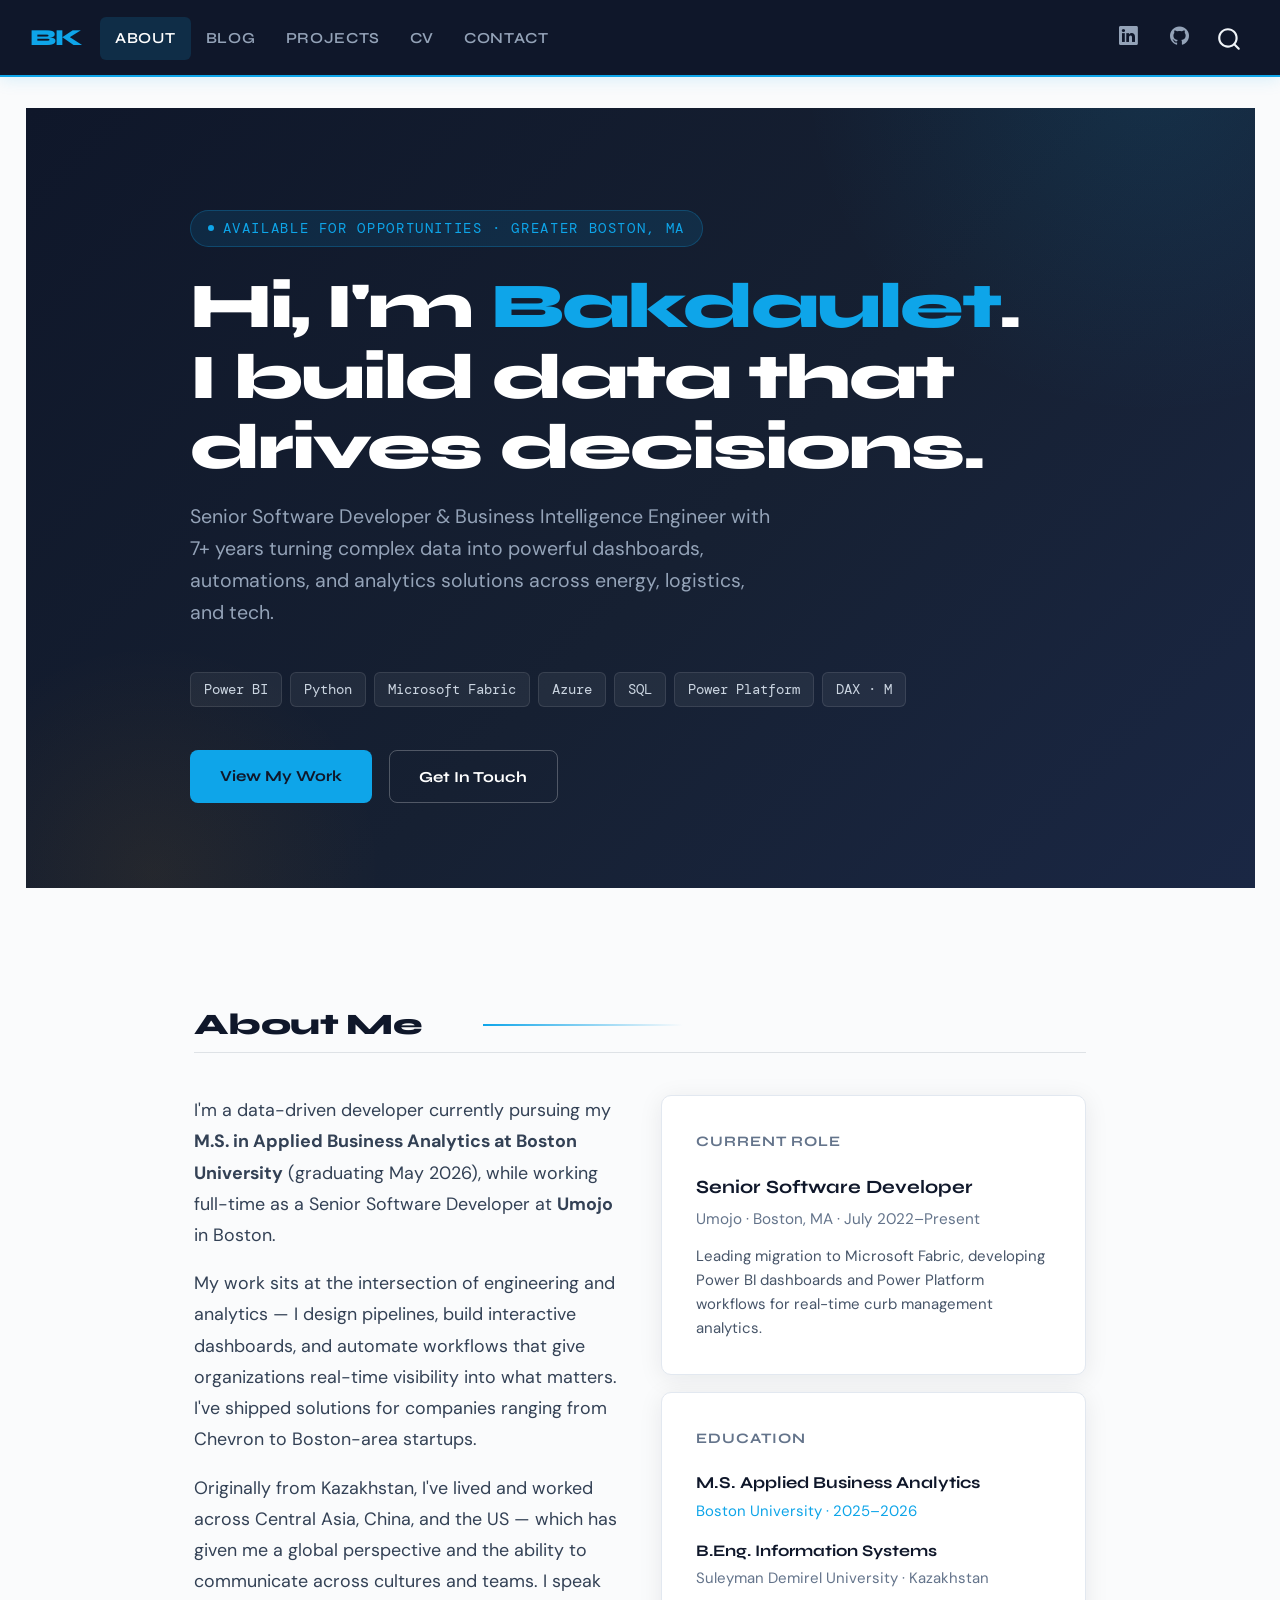
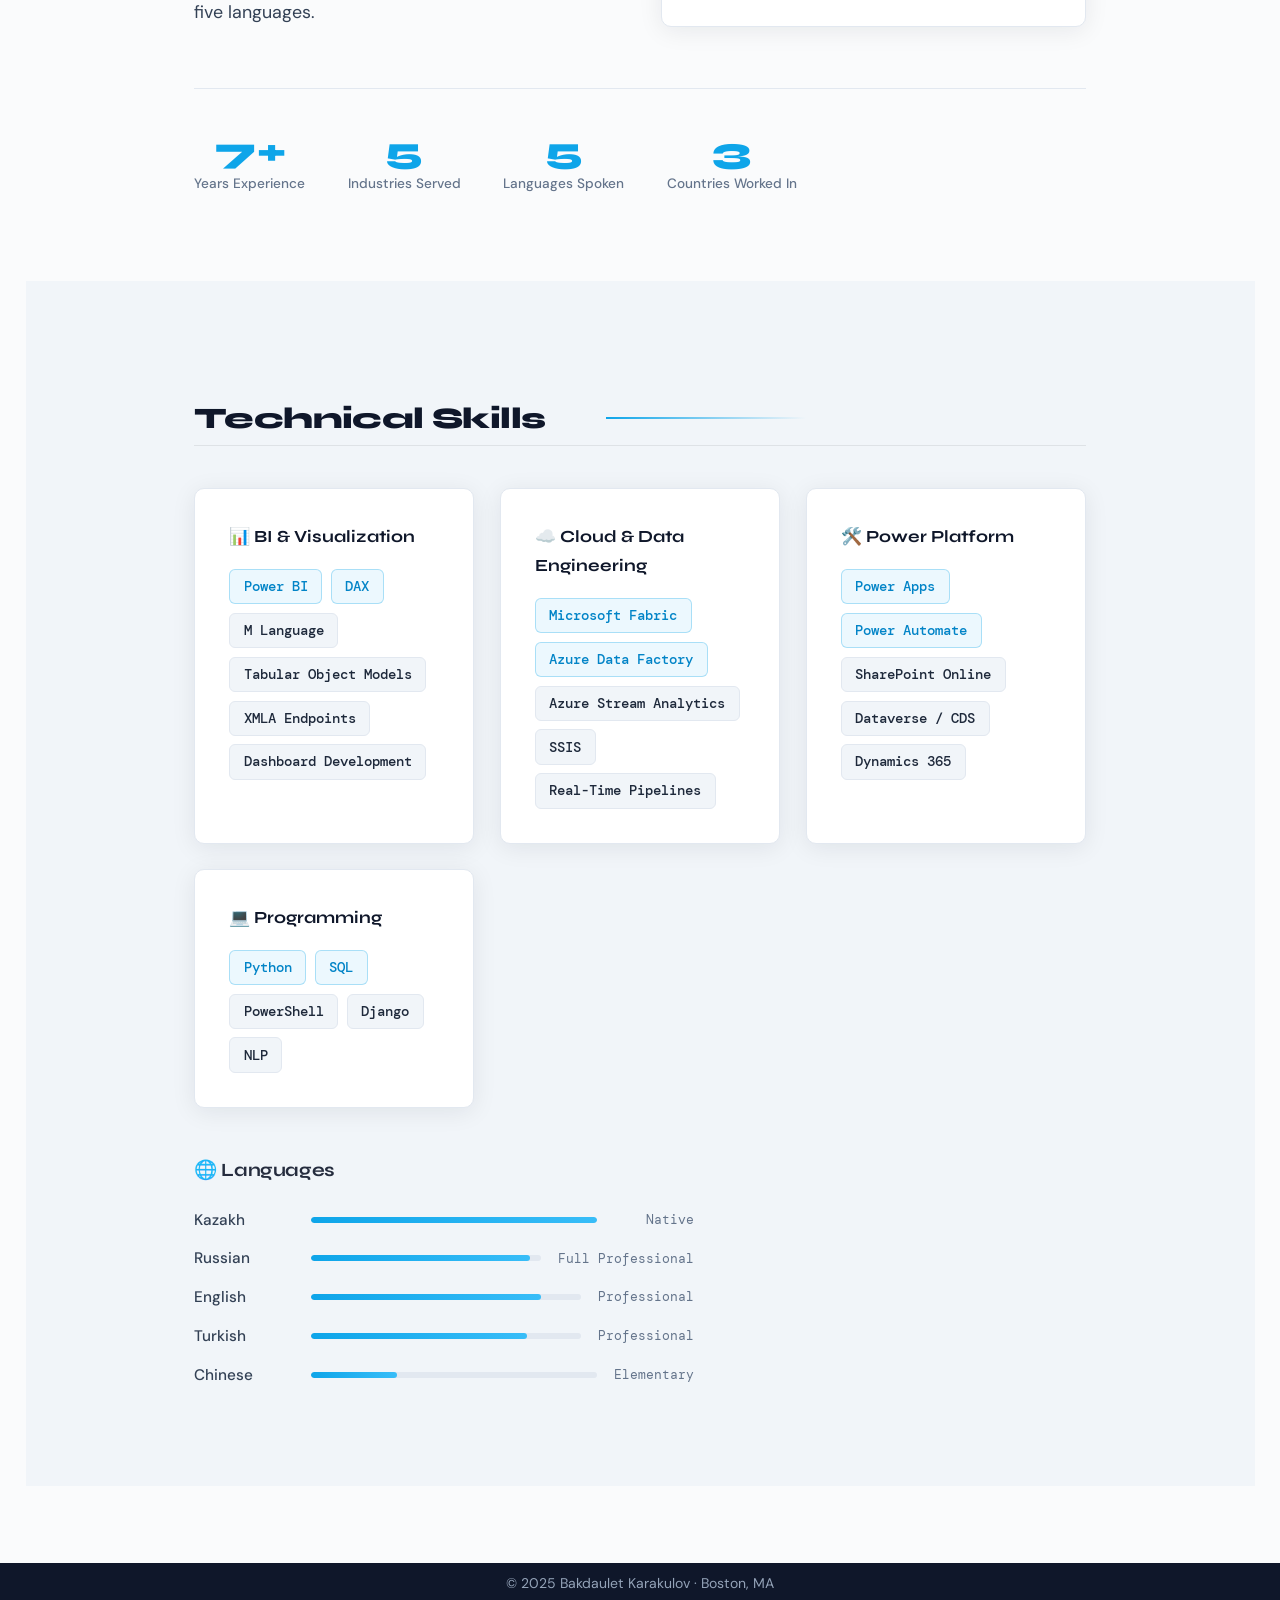
<file: docs/index.html>
<!DOCTYPE html>
<html xmlns="http://www.w3.org/1999/xhtml" lang="en" xml:lang="en"><head>

<meta charset="utf-8">
<meta name="generator" content="quarto-1.8.27">

<meta name="viewport" content="width=device-width, initial-scale=1.0, user-scalable=yes">


<title>Bakdaulet Karakulov</title>
<style>
code{white-space: pre-wrap;}
span.smallcaps{font-variant: small-caps;}
div.columns{display: flex; gap: min(4vw, 1.5em);}
div.column{flex: auto; overflow-x: auto;}
div.hanging-indent{margin-left: 1.5em; text-indent: -1.5em;}
ul.task-list{list-style: none;}
ul.task-list li input[type="checkbox"] {
  width: 0.8em;
  margin: 0 0.8em 0.2em -1em; /* quarto-specific, see https://github.com/quarto-dev/quarto-cli/issues/4556 */ 
  vertical-align: middle;
}
</style>


<script src="site_libs/quarto-nav/quarto-nav.js"></script>
<script src="site_libs/quarto-nav/headroom.min.js"></script>
<script src="site_libs/clipboard/clipboard.min.js"></script>
<script src="site_libs/quarto-search/autocomplete.umd.js"></script>
<script src="site_libs/quarto-search/fuse.min.js"></script>
<script src="site_libs/quarto-search/quarto-search.js"></script>
<meta name="quarto:offset" content="./">
<link href="./images/favicon.png" rel="icon" type="image/png">
<script src="site_libs/quarto-html/quarto.js" type="module"></script>
<script src="site_libs/quarto-html/tabsets/tabsets.js" type="module"></script>
<script src="site_libs/quarto-html/axe/axe-check.js" type="module"></script>
<script src="site_libs/quarto-html/popper.min.js"></script>
<script src="site_libs/quarto-html/tippy.umd.min.js"></script>
<script src="site_libs/quarto-html/anchor.min.js"></script>
<link href="site_libs/quarto-html/tippy.css" rel="stylesheet">
<link href="site_libs/quarto-html/quarto-syntax-highlighting-ed96de9b727972fe78a7b5d16c58bf87.css" rel="stylesheet" id="quarto-text-highlighting-styles">
<script src="site_libs/bootstrap/bootstrap.min.js"></script>
<link href="site_libs/bootstrap/bootstrap-icons.css" rel="stylesheet">
<link href="site_libs/bootstrap/bootstrap-c4a0ec27df06d107f209e312098e7b75.min.css" rel="stylesheet" append-hash="true" id="quarto-bootstrap" data-mode="light">
<script id="quarto-search-options" type="application/json">{
  "location": "navbar",
  "copy-button": false,
  "collapse-after": 3,
  "panel-placement": "end",
  "type": "overlay",
  "limit": 50,
  "keyboard-shortcut": [
    "f",
    "/",
    "s"
  ],
  "show-item-context": false,
  "language": {
    "search-no-results-text": "No results",
    "search-matching-documents-text": "matching documents",
    "search-copy-link-title": "Copy link to search",
    "search-hide-matches-text": "Hide additional matches",
    "search-more-match-text": "more match in this document",
    "search-more-matches-text": "more matches in this document",
    "search-clear-button-title": "Clear",
    "search-text-placeholder": "",
    "search-detached-cancel-button-title": "Cancel",
    "search-submit-button-title": "Submit",
    "search-label": "Search"
  }
}</script>
<style>html{ scroll-behavior: smooth; }</style>


<link rel="stylesheet" href="styles.css">
</head>

<body class="nav-fixed quarto-light">

<div id="quarto-search-results"></div>
  <header id="quarto-header" class="headroom fixed-top">
    <nav class="navbar navbar-expand-lg " data-bs-theme="dark">
      <div class="navbar-container container-fluid">
      <div class="navbar-brand-container mx-auto">
    <a class="navbar-brand" href="./index.html">
    <span class="navbar-title">BK</span>
    </a>
  </div>
            <div id="quarto-search" class="" title="Search"></div>
          <button class="navbar-toggler" type="button" data-bs-toggle="collapse" data-bs-target="#navbarCollapse" aria-controls="navbarCollapse" role="menu" aria-expanded="false" aria-label="Toggle navigation" onclick="if (window.quartoToggleHeadroom) { window.quartoToggleHeadroom(); }">
  <span class="navbar-toggler-icon"></span>
</button>
          <div class="collapse navbar-collapse" id="navbarCollapse">
            <ul class="navbar-nav navbar-nav-scroll me-auto">
  <li class="nav-item">
    <a class="nav-link active" href="./index.html" aria-current="page"> 
<span class="menu-text">About</span></a>
  </li>  
  <li class="nav-item">
    <a class="nav-link" href="./blog/index.html"> 
<span class="menu-text">Blog</span></a>
  </li>  
  <li class="nav-item">
    <a class="nav-link" href="./projects.html"> 
<span class="menu-text">Projects</span></a>
  </li>  
  <li class="nav-item">
    <a class="nav-link" href="./cv.html"> 
<span class="menu-text">CV</span></a>
  </li>  
  <li class="nav-item">
    <a class="nav-link" href="./contact.html"> 
<span class="menu-text">Contact</span></a>
  </li>  
</ul>
            <ul class="navbar-nav navbar-nav-scroll ms-auto">
  <li class="nav-item compact">
    <a class="nav-link" href="https://www.linkedin.com/in/bakdault/"> <i class="bi bi-linkedin" role="img" aria-label="LinkedIn">
</i> 
<span class="menu-text"></span></a>
  </li>  
  <li class="nav-item compact">
    <a class="nav-link" href="https://github.com/bakdaulet"> <i class="bi bi-github" role="img" aria-label="GitHub">
</i> 
<span class="menu-text"></span></a>
  </li>  
</ul>
          </div> <!-- /navcollapse -->
            <div class="quarto-navbar-tools">
</div>
      </div> <!-- /container-fluid -->
    </nav>
</header>
<!-- content -->
<div id="quarto-content" class="quarto-container page-columns page-rows-contents page-layout-full page-navbar">
<!-- sidebar -->
<!-- margin-sidebar -->
    
<!-- main -->
<main class="content column-page" id="quarto-document-content">

<header id="title-block-header" class="quarto-title-block default">
<div class="quarto-title">
<h1 class="title">Bakdaulet Karakulov</h1>
</div>



<div class="quarto-title-meta column-page">

    
  
    
  </div>
  


</header>


<!-- HERO -->
<div class="hero">
  <div class="hero-inner">
    <div class="hero-eyebrow">Available for Opportunities · Greater Boston, MA</div>
    <h1>Hi, I'm <span>Bakdaulet</span>.<br>I build data that drives decisions.</h1>
    <p class="hero-sub">
      Senior Software Developer &amp; Business Intelligence Engineer with 7+ years
      turning complex data into powerful dashboards, automations, and analytics
      solutions across energy, logistics, and tech.
    </p>
    <div class="hero-tags">
      <span class="hero-tag">Power BI</span>
      <span class="hero-tag">Python</span>
      <span class="hero-tag">Microsoft Fabric</span>
      <span class="hero-tag">Azure</span>
      <span class="hero-tag">SQL</span>
      <span class="hero-tag">Power Platform</span>
      <span class="hero-tag">DAX · M</span>
    </div>
    <div class="hero-btns">
      <a href="projects.html" class="btn-primary-custom">View My Work</a>
      <a href="contact.html" class="btn-outline-custom">Get In Touch</a>
    </div>
  </div>
</div>

<!-- ABOUT SECTION -->
<div class="section">

  <h2 class="section-title anchored">About Me</h2>

  <div style="display:grid; grid-template-columns:1fr 1fr; gap:2.5rem; align-items:start;">
    <div>
      <p style="font-size:1.05rem; line-height:1.75; color:#334155;">
        I'm a data-driven developer currently pursuing my 
        <strong>M.S. in Applied Business Analytics at Boston University</strong> (graduating May 2026),
        while working full-time as a Senior Software Developer at <strong>Umojo</strong> in Boston.
      </p>
      <p style="font-size:1.05rem; line-height:1.75; color:#334155;">
        My work sits at the intersection of engineering and analytics — I design pipelines, 
        build interactive dashboards, and automate workflows that give organizations 
        real-time visibility into what matters. I've shipped solutions for companies ranging from 
        Chevron to Boston-area startups.
      </p>
      <p style="font-size:1.05rem; line-height:1.75; color:#334155;">
        Originally from Kazakhstan, I've lived and worked across Central Asia, China, and the US —
        which has given me a global perspective and the ability to communicate across cultures and teams.
        I speak five languages.
      </p>
    </div>
    <div>
      <div class="card-custom" style="margin-bottom:1rem;">
        <div style="font-family:'Syne',sans-serif; font-weight:700; font-size:.85rem; text-transform:uppercase; letter-spacing:.07em; color:#64748b; margin-bottom:1rem;">Current Role</div>
        <div style="font-family:'Syne',sans-serif; font-size:1.1rem; font-weight:700; color:#0f172a;">Senior Software Developer</div>
        <div style="color:#64748b; font-size:.9rem; margin:.15rem 0 .75rem;">Umojo · Boston, MA · July 2022–Present</div>
        <p style="font-size:.88rem; color:#475569; margin:0; line-height:1.6;">Leading migration to Microsoft Fabric, developing Power BI dashboards and Power Platform workflows for real-time curb management analytics.</p>
      </div>
      <div class="card-custom">
        <div style="font-family:'Syne',sans-serif; font-weight:700; font-size:.85rem; text-transform:uppercase; letter-spacing:.07em; color:#64748b; margin-bottom:1rem;">Education</div>
        <div style="font-family:'Syne',sans-serif; font-size:.98rem; font-weight:700; color:#0f172a;">M.S. Applied Business Analytics</div>
        <div style="color:#0ea5e9; font-size:.88rem; margin:.1rem 0 .75rem;">Boston University · 2025–2026</div>
        <div style="font-family:'Syne',sans-serif; font-size:.95rem; font-weight:700; color:#0f172a;">B.Eng. Information Systems</div>
        <div style="color:#64748b; font-size:.88rem; margin:.1rem 0 0;">Suleyman Demirel University · Kazakhstan</div>
      </div>
    </div>
  </div>

  <!-- Stats -->
  <div class="stats-row">
    <div class="stat-item">
      <div class="stat-number">7+</div>
      <div class="stat-label">Years Experience</div>
    </div>
    <div class="stat-item">
      <div class="stat-number">5</div>
      <div class="stat-label">Industries Served</div>
    </div>
    <div class="stat-item">
      <div class="stat-number">5</div>
      <div class="stat-label">Languages Spoken</div>
    </div>
    <div class="stat-item">
      <div class="stat-number">3</div>
      <div class="stat-label">Countries Worked In</div>
    </div>
  </div>
</div>

<!-- SKILLS SECTION -->
<div style="background:#f1f5f9; padding:1px 0;">
<div class="section">
  <h2 class="section-title anchored">Technical Skills</h2>

  <div style="display:grid; grid-template-columns:repeat(auto-fill, minmax(260px, 1fr)); gap:1.5rem;">

    <div class="card-custom">
      <div style="font-family:'Syne',sans-serif; font-weight:700; color:#0f172a; margin-bottom:.75rem;">📊 BI &amp; Visualization</div>
      <div class="skill-grid">
        <span class="skill-badge highlight">Power BI</span>
        <span class="skill-badge highlight">DAX</span>
        <span class="skill-badge">M Language</span>
        <span class="skill-badge">Tabular Object Models</span>
        <span class="skill-badge">XMLA Endpoints</span>
        <span class="skill-badge">Dashboard Development</span>
      </div>
    </div>

    <div class="card-custom">
      <div style="font-family:'Syne',sans-serif; font-weight:700; color:#0f172a; margin-bottom:.75rem;">☁️ Cloud &amp; Data Engineering</div>
      <div class="skill-grid">
        <span class="skill-badge highlight">Microsoft Fabric</span>
        <span class="skill-badge highlight">Azure Data Factory</span>
        <span class="skill-badge">Azure Stream Analytics</span>
        <span class="skill-badge">SSIS</span>
        <span class="skill-badge">Real-Time Pipelines</span>
      </div>
    </div>

    <div class="card-custom">
      <div style="font-family:'Syne',sans-serif; font-weight:700; color:#0f172a; margin-bottom:.75rem;">🛠️ Power Platform</div>
      <div class="skill-grid">
        <span class="skill-badge highlight">Power Apps</span>
        <span class="skill-badge highlight">Power Automate</span>
        <span class="skill-badge">SharePoint Online</span>
        <span class="skill-badge">Dataverse / CDS</span>
        <span class="skill-badge">Dynamics 365</span>
      </div>
    </div>

    <div class="card-custom">
      <div style="font-family:'Syne',sans-serif; font-weight:700; color:#0f172a; margin-bottom:.75rem;">💻 Programming</div>
      <div class="skill-grid">
        <span class="skill-badge highlight">Python</span>
        <span class="skill-badge highlight">SQL</span>
        <span class="skill-badge">PowerShell</span>
        <span class="skill-badge">Django</span>
        <span class="skill-badge">NLP</span>
      </div>
    </div>

  </div>

  <!-- Languages -->
  <div style="margin-top:3rem;">
    <h3 style="font-family:'Syne',sans-serif; font-size:1.1rem; font-weight:700; color:#0f172a; margin-bottom:1.5rem;" class="anchored">🌐 Languages</h3>
    <div style="max-width:500px;">
      <div class="lang-row">
        <span class="lang-name">Kazakh</span>
        <div class="lang-bar-wrap"><div class="lang-bar" style="width:100%"></div></div>
        <span class="lang-level">Native</span>
      </div>
      <div class="lang-row">
        <span class="lang-name">Russian</span>
        <div class="lang-bar-wrap"><div class="lang-bar" style="width:95%"></div></div>
        <span class="lang-level">Full Professional</span>
      </div>
      <div class="lang-row">
        <span class="lang-name">English</span>
        <div class="lang-bar-wrap"><div class="lang-bar" style="width:85%"></div></div>
        <span class="lang-level">Professional</span>
      </div>
      <div class="lang-row">
        <span class="lang-name">Turkish</span>
        <div class="lang-bar-wrap"><div class="lang-bar" style="width:80%"></div></div>
        <span class="lang-level">Professional</span>
      </div>
      <div class="lang-row">
        <span class="lang-name">Chinese</span>
        <div class="lang-bar-wrap"><div class="lang-bar" style="width:30%"></div></div>
        <span class="lang-level">Elementary</span>
      </div>
    </div>
  </div>
</div>
</div>



</main> <!-- /main -->
<script id="quarto-html-after-body" type="application/javascript">
  window.document.addEventListener("DOMContentLoaded", function (event) {
    const icon = "";
    const anchorJS = new window.AnchorJS();
    anchorJS.options = {
      placement: 'right',
      icon: icon
    };
    anchorJS.add('.anchored');
    const isCodeAnnotation = (el) => {
      for (const clz of el.classList) {
        if (clz.startsWith('code-annotation-')) {                     
          return true;
        }
      }
      return false;
    }
    const onCopySuccess = function(e) {
      // button target
      const button = e.trigger;
      // don't keep focus
      button.blur();
      // flash "checked"
      button.classList.add('code-copy-button-checked');
      var currentTitle = button.getAttribute("title");
      button.setAttribute("title", "Copied!");
      let tooltip;
      if (window.bootstrap) {
        button.setAttribute("data-bs-toggle", "tooltip");
        button.setAttribute("data-bs-placement", "left");
        button.setAttribute("data-bs-title", "Copied!");
        tooltip = new bootstrap.Tooltip(button, 
          { trigger: "manual", 
            customClass: "code-copy-button-tooltip",
            offset: [0, -8]});
        tooltip.show();    
      }
      setTimeout(function() {
        if (tooltip) {
          tooltip.hide();
          button.removeAttribute("data-bs-title");
          button.removeAttribute("data-bs-toggle");
          button.removeAttribute("data-bs-placement");
        }
        button.setAttribute("title", currentTitle);
        button.classList.remove('code-copy-button-checked');
      }, 1000);
      // clear code selection
      e.clearSelection();
    }
    const getTextToCopy = function(trigger) {
      const outerScaffold = trigger.parentElement.cloneNode(true);
      const codeEl = outerScaffold.querySelector('code');
      for (const childEl of codeEl.children) {
        if (isCodeAnnotation(childEl)) {
          childEl.remove();
        }
      }
      return codeEl.innerText;
    }
    const clipboard = new window.ClipboardJS('.code-copy-button:not([data-in-quarto-modal])', {
      text: getTextToCopy
    });
    clipboard.on('success', onCopySuccess);
    if (window.document.getElementById('quarto-embedded-source-code-modal')) {
      const clipboardModal = new window.ClipboardJS('.code-copy-button[data-in-quarto-modal]', {
        text: getTextToCopy,
        container: window.document.getElementById('quarto-embedded-source-code-modal')
      });
      clipboardModal.on('success', onCopySuccess);
    }
      var localhostRegex = new RegExp(/^(?:http|https):\/\/localhost\:?[0-9]*\//);
      var mailtoRegex = new RegExp(/^mailto:/);
        var filterRegex = new RegExp('/' + window.location.host + '/');
      var isInternal = (href) => {
          return filterRegex.test(href) || localhostRegex.test(href) || mailtoRegex.test(href);
      }
      // Inspect non-navigation links and adorn them if external
     var links = window.document.querySelectorAll('a[href]:not(.nav-link):not(.navbar-brand):not(.toc-action):not(.sidebar-link):not(.sidebar-item-toggle):not(.pagination-link):not(.no-external):not([aria-hidden]):not(.dropdown-item):not(.quarto-navigation-tool):not(.about-link)');
      for (var i=0; i<links.length; i++) {
        const link = links[i];
        if (!isInternal(link.href)) {
          // undo the damage that might have been done by quarto-nav.js in the case of
          // links that we want to consider external
          if (link.dataset.originalHref !== undefined) {
            link.href = link.dataset.originalHref;
          }
            // target, if specified
            link.setAttribute("target", "_blank");
            if (link.getAttribute("rel") === null) {
              link.setAttribute("rel", "noopener");
            }
        }
      }
    function tippyHover(el, contentFn, onTriggerFn, onUntriggerFn) {
      const config = {
        allowHTML: true,
        maxWidth: 500,
        delay: 100,
        arrow: false,
        appendTo: function(el) {
            return el.parentElement;
        },
        interactive: true,
        interactiveBorder: 10,
        theme: 'quarto',
        placement: 'bottom-start',
      };
      if (contentFn) {
        config.content = contentFn;
      }
      if (onTriggerFn) {
        config.onTrigger = onTriggerFn;
      }
      if (onUntriggerFn) {
        config.onUntrigger = onUntriggerFn;
      }
      window.tippy(el, config); 
    }
    const noterefs = window.document.querySelectorAll('a[role="doc-noteref"]');
    for (var i=0; i<noterefs.length; i++) {
      const ref = noterefs[i];
      tippyHover(ref, function() {
        // use id or data attribute instead here
        let href = ref.getAttribute('data-footnote-href') || ref.getAttribute('href');
        try { href = new URL(href).hash; } catch {}
        const id = href.replace(/^#\/?/, "");
        const note = window.document.getElementById(id);
        if (note) {
          return note.innerHTML;
        } else {
          return "";
        }
      });
    }
    const xrefs = window.document.querySelectorAll('a.quarto-xref');
    const processXRef = (id, note) => {
      // Strip column container classes
      const stripColumnClz = (el) => {
        el.classList.remove("page-full", "page-columns");
        if (el.children) {
          for (const child of el.children) {
            stripColumnClz(child);
          }
        }
      }
      stripColumnClz(note)
      if (id === null || id.startsWith('sec-')) {
        // Special case sections, only their first couple elements
        const container = document.createElement("div");
        if (note.children && note.children.length > 2) {
          container.appendChild(note.children[0].cloneNode(true));
          for (let i = 1; i < note.children.length; i++) {
            const child = note.children[i];
            if (child.tagName === "P" && child.innerText === "") {
              continue;
            } else {
              container.appendChild(child.cloneNode(true));
              break;
            }
          }
          if (window.Quarto?.typesetMath) {
            window.Quarto.typesetMath(container);
          }
          return container.innerHTML
        } else {
          if (window.Quarto?.typesetMath) {
            window.Quarto.typesetMath(note);
          }
          return note.innerHTML;
        }
      } else {
        // Remove any anchor links if they are present
        const anchorLink = note.querySelector('a.anchorjs-link');
        if (anchorLink) {
          anchorLink.remove();
        }
        if (window.Quarto?.typesetMath) {
          window.Quarto.typesetMath(note);
        }
        if (note.classList.contains("callout")) {
          return note.outerHTML;
        } else {
          return note.innerHTML;
        }
      }
    }
    for (var i=0; i<xrefs.length; i++) {
      const xref = xrefs[i];
      tippyHover(xref, undefined, function(instance) {
        instance.disable();
        let url = xref.getAttribute('href');
        let hash = undefined; 
        if (url.startsWith('#')) {
          hash = url;
        } else {
          try { hash = new URL(url).hash; } catch {}
        }
        if (hash) {
          const id = hash.replace(/^#\/?/, "");
          const note = window.document.getElementById(id);
          if (note !== null) {
            try {
              const html = processXRef(id, note.cloneNode(true));
              instance.setContent(html);
            } finally {
              instance.enable();
              instance.show();
            }
          } else {
            // See if we can fetch this
            fetch(url.split('#')[0])
            .then(res => res.text())
            .then(html => {
              const parser = new DOMParser();
              const htmlDoc = parser.parseFromString(html, "text/html");
              const note = htmlDoc.getElementById(id);
              if (note !== null) {
                const html = processXRef(id, note);
                instance.setContent(html);
              } 
            }).finally(() => {
              instance.enable();
              instance.show();
            });
          }
        } else {
          // See if we can fetch a full url (with no hash to target)
          // This is a special case and we should probably do some content thinning / targeting
          fetch(url)
          .then(res => res.text())
          .then(html => {
            const parser = new DOMParser();
            const htmlDoc = parser.parseFromString(html, "text/html");
            const note = htmlDoc.querySelector('main.content');
            if (note !== null) {
              // This should only happen for chapter cross references
              // (since there is no id in the URL)
              // remove the first header
              if (note.children.length > 0 && note.children[0].tagName === "HEADER") {
                note.children[0].remove();
              }
              const html = processXRef(null, note);
              instance.setContent(html);
            } 
          }).finally(() => {
            instance.enable();
            instance.show();
          });
        }
      }, function(instance) {
      });
    }
        let selectedAnnoteEl;
        const selectorForAnnotation = ( cell, annotation) => {
          let cellAttr = 'data-code-cell="' + cell + '"';
          let lineAttr = 'data-code-annotation="' +  annotation + '"';
          const selector = 'span[' + cellAttr + '][' + lineAttr + ']';
          return selector;
        }
        const selectCodeLines = (annoteEl) => {
          const doc = window.document;
          const targetCell = annoteEl.getAttribute("data-target-cell");
          const targetAnnotation = annoteEl.getAttribute("data-target-annotation");
          const annoteSpan = window.document.querySelector(selectorForAnnotation(targetCell, targetAnnotation));
          const lines = annoteSpan.getAttribute("data-code-lines").split(",");
          const lineIds = lines.map((line) => {
            return targetCell + "-" + line;
          })
          let top = null;
          let height = null;
          let parent = null;
          if (lineIds.length > 0) {
              //compute the position of the single el (top and bottom and make a div)
              const el = window.document.getElementById(lineIds[0]);
              top = el.offsetTop;
              height = el.offsetHeight;
              parent = el.parentElement.parentElement;
            if (lineIds.length > 1) {
              const lastEl = window.document.getElementById(lineIds[lineIds.length - 1]);
              const bottom = lastEl.offsetTop + lastEl.offsetHeight;
              height = bottom - top;
            }
            if (top !== null && height !== null && parent !== null) {
              // cook up a div (if necessary) and position it 
              let div = window.document.getElementById("code-annotation-line-highlight");
              if (div === null) {
                div = window.document.createElement("div");
                div.setAttribute("id", "code-annotation-line-highlight");
                div.style.position = 'absolute';
                parent.appendChild(div);
              }
              div.style.top = top - 2 + "px";
              div.style.height = height + 4 + "px";
              div.style.left = 0;
              let gutterDiv = window.document.getElementById("code-annotation-line-highlight-gutter");
              if (gutterDiv === null) {
                gutterDiv = window.document.createElement("div");
                gutterDiv.setAttribute("id", "code-annotation-line-highlight-gutter");
                gutterDiv.style.position = 'absolute';
                const codeCell = window.document.getElementById(targetCell);
                const gutter = codeCell.querySelector('.code-annotation-gutter');
                gutter.appendChild(gutterDiv);
              }
              gutterDiv.style.top = top - 2 + "px";
              gutterDiv.style.height = height + 4 + "px";
            }
            selectedAnnoteEl = annoteEl;
          }
        };
        const unselectCodeLines = () => {
          const elementsIds = ["code-annotation-line-highlight", "code-annotation-line-highlight-gutter"];
          elementsIds.forEach((elId) => {
            const div = window.document.getElementById(elId);
            if (div) {
              div.remove();
            }
          });
          selectedAnnoteEl = undefined;
        };
          // Handle positioning of the toggle
      window.addEventListener(
        "resize",
        throttle(() => {
          elRect = undefined;
          if (selectedAnnoteEl) {
            selectCodeLines(selectedAnnoteEl);
          }
        }, 10)
      );
      function throttle(fn, ms) {
      let throttle = false;
      let timer;
        return (...args) => {
          if(!throttle) { // first call gets through
              fn.apply(this, args);
              throttle = true;
          } else { // all the others get throttled
              if(timer) clearTimeout(timer); // cancel #2
              timer = setTimeout(() => {
                fn.apply(this, args);
                timer = throttle = false;
              }, ms);
          }
        };
      }
        // Attach click handler to the DT
        const annoteDls = window.document.querySelectorAll('dt[data-target-cell]');
        for (const annoteDlNode of annoteDls) {
          annoteDlNode.addEventListener('click', (event) => {
            const clickedEl = event.target;
            if (clickedEl !== selectedAnnoteEl) {
              unselectCodeLines();
              const activeEl = window.document.querySelector('dt[data-target-cell].code-annotation-active');
              if (activeEl) {
                activeEl.classList.remove('code-annotation-active');
              }
              selectCodeLines(clickedEl);
              clickedEl.classList.add('code-annotation-active');
            } else {
              // Unselect the line
              unselectCodeLines();
              clickedEl.classList.remove('code-annotation-active');
            }
          });
        }
    const findCites = (el) => {
      const parentEl = el.parentElement;
      if (parentEl) {
        const cites = parentEl.dataset.cites;
        if (cites) {
          return {
            el,
            cites: cites.split(' ')
          };
        } else {
          return findCites(el.parentElement)
        }
      } else {
        return undefined;
      }
    };
    var bibliorefs = window.document.querySelectorAll('a[role="doc-biblioref"]');
    for (var i=0; i<bibliorefs.length; i++) {
      const ref = bibliorefs[i];
      const citeInfo = findCites(ref);
      if (citeInfo) {
        tippyHover(citeInfo.el, function() {
          var popup = window.document.createElement('div');
          citeInfo.cites.forEach(function(cite) {
            var citeDiv = window.document.createElement('div');
            citeDiv.classList.add('hanging-indent');
            citeDiv.classList.add('csl-entry');
            var biblioDiv = window.document.getElementById('ref-' + cite);
            if (biblioDiv) {
              citeDiv.innerHTML = biblioDiv.innerHTML;
            }
            popup.appendChild(citeDiv);
          });
          return popup.innerHTML;
        });
      }
    }
  });
  </script>
</div> <!-- /content -->
<footer class="footer">
  <div class="nav-footer">
    <div class="nav-footer-left">
      &nbsp;
    </div>   
    <div class="nav-footer-center">
<p>© 2025 Bakdaulet Karakulov · Boston, MA</p>
</div>
    <div class="nav-footer-right">
      &nbsp;
    </div>
  </div>
</footer>




<script src="site_libs/quarto-html/zenscroll-min.js"></script>
</body></html>
</file>
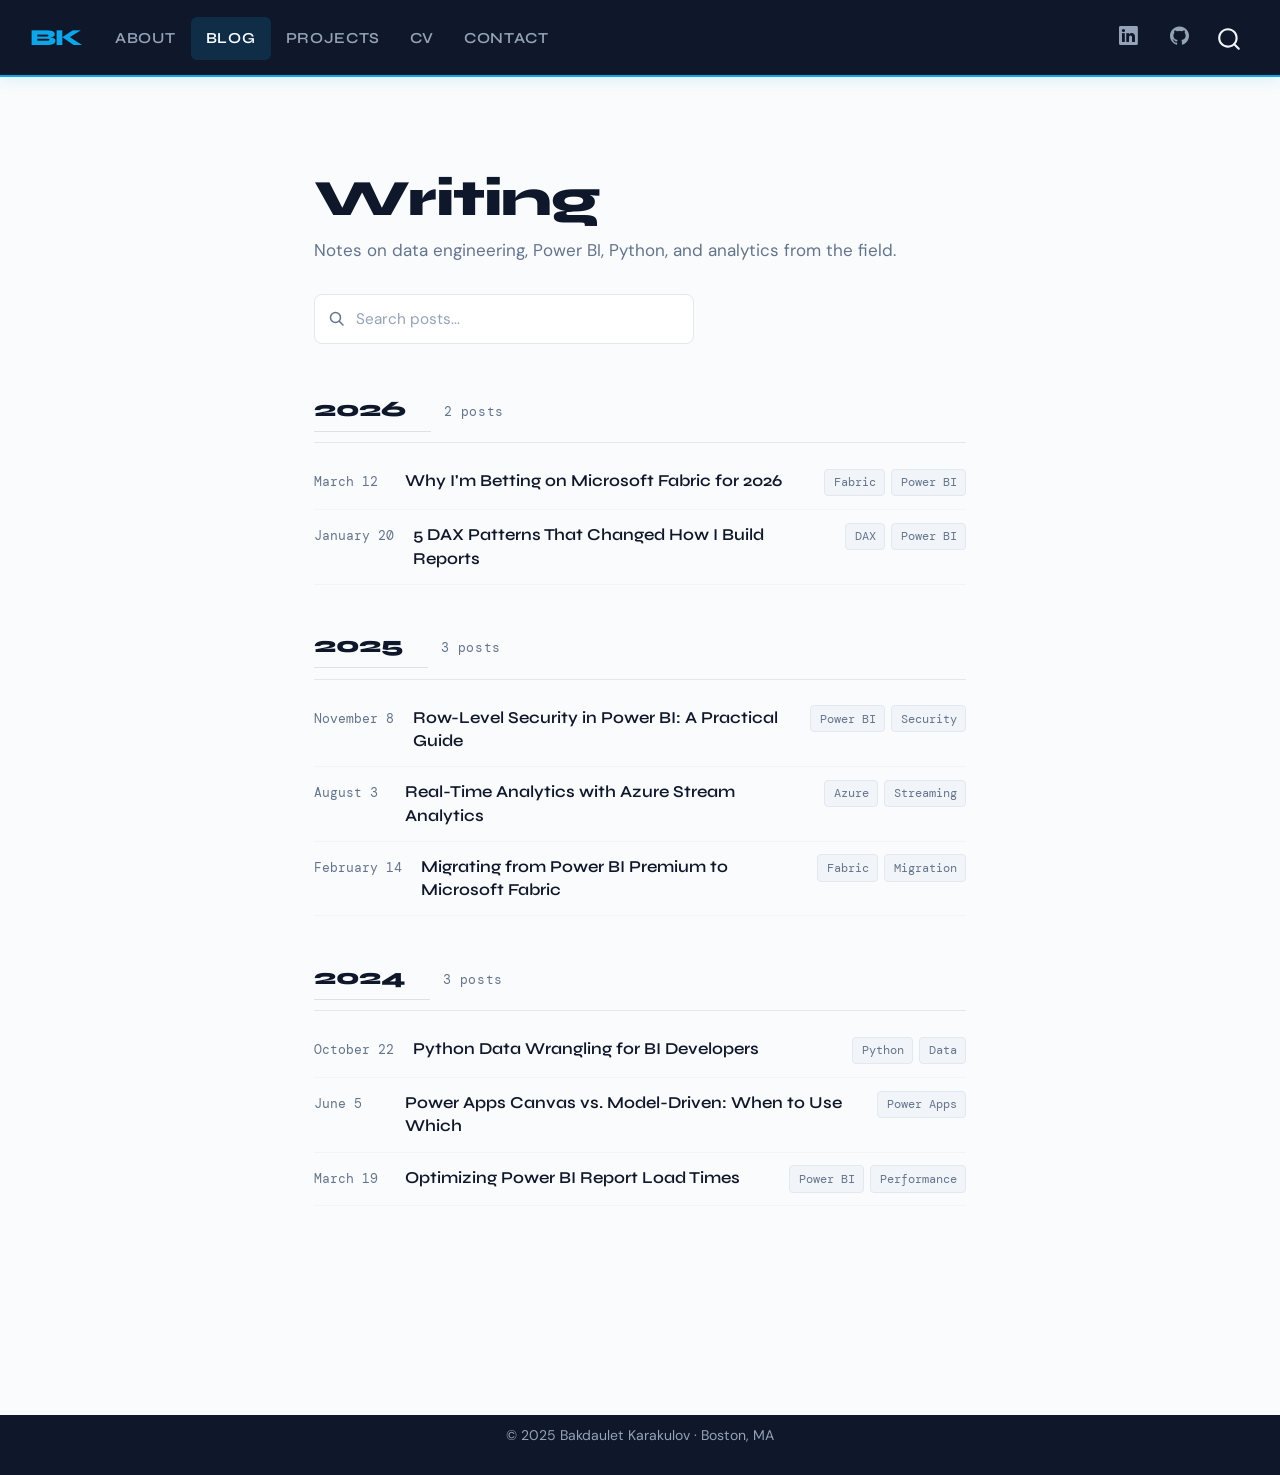
<file: docs/blog/index.html>
<!DOCTYPE html>
<html xmlns="http://www.w3.org/1999/xhtml" lang="en" xml:lang="en"><head>

<meta charset="utf-8">
<meta name="generator" content="quarto-1.8.27">

<meta name="viewport" content="width=device-width, initial-scale=1.0, user-scalable=yes">


<title>Blog – Bakdaulet Karakulov</title>
<style>
code{white-space: pre-wrap;}
span.smallcaps{font-variant: small-caps;}
div.columns{display: flex; gap: min(4vw, 1.5em);}
div.column{flex: auto; overflow-x: auto;}
div.hanging-indent{margin-left: 1.5em; text-indent: -1.5em;}
ul.task-list{list-style: none;}
ul.task-list li input[type="checkbox"] {
  width: 0.8em;
  margin: 0 0.8em 0.2em -1em; /* quarto-specific, see https://github.com/quarto-dev/quarto-cli/issues/4556 */ 
  vertical-align: middle;
}
</style>


<script src="../site_libs/quarto-nav/quarto-nav.js"></script>
<script src="../site_libs/quarto-nav/headroom.min.js"></script>
<script src="../site_libs/clipboard/clipboard.min.js"></script>
<script src="../site_libs/quarto-search/autocomplete.umd.js"></script>
<script src="../site_libs/quarto-search/fuse.min.js"></script>
<script src="../site_libs/quarto-search/quarto-search.js"></script>
<meta name="quarto:offset" content="../">
<link href="../images/favicon.png" rel="icon" type="image/png">
<script src="../site_libs/quarto-html/quarto.js" type="module"></script>
<script src="../site_libs/quarto-html/tabsets/tabsets.js" type="module"></script>
<script src="../site_libs/quarto-html/axe/axe-check.js" type="module"></script>
<script src="../site_libs/quarto-html/popper.min.js"></script>
<script src="../site_libs/quarto-html/tippy.umd.min.js"></script>
<script src="../site_libs/quarto-html/anchor.min.js"></script>
<link href="../site_libs/quarto-html/tippy.css" rel="stylesheet">
<link href="../site_libs/quarto-html/quarto-syntax-highlighting-ed96de9b727972fe78a7b5d16c58bf87.css" rel="stylesheet" id="quarto-text-highlighting-styles">
<script src="../site_libs/bootstrap/bootstrap.min.js"></script>
<link href="../site_libs/bootstrap/bootstrap-icons.css" rel="stylesheet">
<link href="../site_libs/bootstrap/bootstrap-c4a0ec27df06d107f209e312098e7b75.min.css" rel="stylesheet" append-hash="true" id="quarto-bootstrap" data-mode="light">
<script id="quarto-search-options" type="application/json">{
  "location": "navbar",
  "copy-button": false,
  "collapse-after": 3,
  "panel-placement": "end",
  "type": "overlay",
  "limit": 50,
  "keyboard-shortcut": [
    "f",
    "/",
    "s"
  ],
  "show-item-context": false,
  "language": {
    "search-no-results-text": "No results",
    "search-matching-documents-text": "matching documents",
    "search-copy-link-title": "Copy link to search",
    "search-hide-matches-text": "Hide additional matches",
    "search-more-match-text": "more match in this document",
    "search-more-matches-text": "more matches in this document",
    "search-clear-button-title": "Clear",
    "search-text-placeholder": "",
    "search-detached-cancel-button-title": "Cancel",
    "search-submit-button-title": "Submit",
    "search-label": "Search"
  }
}</script>
<style>html{ scroll-behavior: smooth; }</style>


<link rel="stylesheet" href="../styles.css">
</head>

<body class="nav-fixed quarto-light">

<div id="quarto-search-results"></div>
  <header id="quarto-header" class="headroom fixed-top">
    <nav class="navbar navbar-expand-lg " data-bs-theme="dark">
      <div class="navbar-container container-fluid">
      <div class="navbar-brand-container mx-auto">
    <a class="navbar-brand" href="../index.html">
    <span class="navbar-title">BK</span>
    </a>
  </div>
            <div id="quarto-search" class="" title="Search"></div>
          <button class="navbar-toggler" type="button" data-bs-toggle="collapse" data-bs-target="#navbarCollapse" aria-controls="navbarCollapse" role="menu" aria-expanded="false" aria-label="Toggle navigation" onclick="if (window.quartoToggleHeadroom) { window.quartoToggleHeadroom(); }">
  <span class="navbar-toggler-icon"></span>
</button>
          <div class="collapse navbar-collapse" id="navbarCollapse">
            <ul class="navbar-nav navbar-nav-scroll me-auto">
  <li class="nav-item">
    <a class="nav-link" href="../index.html"> 
<span class="menu-text">About</span></a>
  </li>  
  <li class="nav-item">
    <a class="nav-link active" href="../blog/index.html" aria-current="page"> 
<span class="menu-text">Blog</span></a>
  </li>  
  <li class="nav-item">
    <a class="nav-link" href="../projects.html"> 
<span class="menu-text">Projects</span></a>
  </li>  
  <li class="nav-item">
    <a class="nav-link" href="../cv.html"> 
<span class="menu-text">CV</span></a>
  </li>  
  <li class="nav-item">
    <a class="nav-link" href="../contact.html"> 
<span class="menu-text">Contact</span></a>
  </li>  
</ul>
            <ul class="navbar-nav navbar-nav-scroll ms-auto">
  <li class="nav-item compact">
    <a class="nav-link" href="https://www.linkedin.com/in/bakdault/"> <i class="bi bi-linkedin" role="img" aria-label="LinkedIn">
</i> 
<span class="menu-text"></span></a>
  </li>  
  <li class="nav-item compact">
    <a class="nav-link" href="https://github.com/bakdaulet"> <i class="bi bi-github" role="img" aria-label="GitHub">
</i> 
<span class="menu-text"></span></a>
  </li>  
</ul>
          </div> <!-- /navcollapse -->
            <div class="quarto-navbar-tools">
</div>
      </div> <!-- /container-fluid -->
    </nav>
</header>
<!-- content -->
<div id="quarto-content" class="quarto-container page-columns page-rows-contents page-layout-full page-navbar">
<!-- sidebar -->
<!-- margin-sidebar -->
    
<!-- main -->
<main class="content column-page" id="quarto-document-content">

<header id="title-block-header" class="quarto-title-block default">
<div class="quarto-title">
<h1 class="title">Blog</h1>
</div>



<div class="quarto-title-meta column-page">

    
  
    
  </div>
  


</header>


<div class="blog-page">

  <div class="blog-header">
    <h1 class="blog-title">Writing</h1>
    <p class="blog-desc">Notes on data engineering, Power BI, Python, and analytics from the field.</p>
    <div class="blog-search-wrap">
      <span class="search-icon">
        <svg width="16" height="16" viewbox="0 0 16 16" fill="none" xmlns="http://www.w3.org/2000/svg">
          <circle cx="6.5" cy="6.5" r="5" stroke="currentColor" stroke-width="1.5"></circle>
          <path d="M10.5 10.5L14 14" stroke="currentColor" stroke-width="1.5" stroke-linecap="round"></path>
        </svg>
      </span>
      <input type="text" id="blog-search" class="blog-search" placeholder="Search posts..." autocomplete="off">
    </div>
  </div>

  <div id="no-results" class="no-results" style="display:none;">
    No posts match your search.
  </div>

  <!-- 2026 -->
  <div class="year-block" data-year="2026">
    <div class="year-heading">
      <h2 class="year-label anchored">2026</h2>
      <span class="year-count">2 posts</span>
    </div>
    <ul class="post-list">
      <li class="post-row" data-title="Why I'm Betting on Microsoft Fabric for 2026">
        <a href="posts/microsoft-fabric-2026.html" class="post-link">
          <time class="post-date">March 12</time>
          <span class="post-title-text">Why I'm Betting on Microsoft Fabric for 2026</span>
          <span class="post-tags"><span class="tag">Fabric</span><span class="tag">Power BI</span></span>
        </a>
      </li>
      <li class="post-row" data-title="5 DAX Patterns That Changed How I Build Reports">
        <a href="posts/dax-patterns.html" class="post-link">
          <time class="post-date">January 20</time>
          <span class="post-title-text">5 DAX Patterns That Changed How I Build Reports</span>
          <span class="post-tags"><span class="tag">DAX</span><span class="tag">Power BI</span></span>
        </a>
      </li>
    </ul>
  </div>

  <!-- 2025 -->
  <div class="year-block" data-year="2025">
    <div class="year-heading">
      <h2 class="year-label anchored">2025</h2>
      <span class="year-count">3 posts</span>
    </div>
    <ul class="post-list">
      <li class="post-row" data-title="Row-Level Security in Power BI: A Practical Guide">
        <a href="posts/power-bi-rls.html" class="post-link">
          <time class="post-date">November 8</time>
          <span class="post-title-text">Row-Level Security in Power BI: A Practical Guide</span>
          <span class="post-tags"><span class="tag">Power BI</span><span class="tag">Security</span></span>
        </a>
      </li>
      <li class="post-row" data-title="Real-Time Analytics with Azure Stream Analytics">
        <a href="posts/azure-stream-analytics.html" class="post-link">
          <time class="post-date">August 3</time>
          <span class="post-title-text">Real-Time Analytics with Azure Stream Analytics</span>
          <span class="post-tags"><span class="tag">Azure</span><span class="tag">Streaming</span></span>
        </a>
      </li>
      <li class="post-row" data-title="Migrating from Power BI Premium to Microsoft Fabric">
        <a href="posts/fabric-migration.html" class="post-link">
          <time class="post-date">February 14</time>
          <span class="post-title-text">Migrating from Power BI Premium to Microsoft Fabric</span>
          <span class="post-tags"><span class="tag">Fabric</span><span class="tag">Migration</span></span>
        </a>
      </li>
    </ul>
  </div>

  <!-- 2024 -->
  <div class="year-block" data-year="2024">
    <div class="year-heading">
      <h2 class="year-label anchored">2024</h2>
      <span class="year-count">3 posts</span>
    </div>
    <ul class="post-list">
      <li class="post-row" data-title="Python Data Wrangling for BI Developers">
        <a href="posts/python-wrangling.html" class="post-link">
          <time class="post-date">October 22</time>
          <span class="post-title-text">Python Data Wrangling for BI Developers</span>
          <span class="post-tags"><span class="tag">Python</span><span class="tag">Data</span></span>
        </a>
      </li>
      <li class="post-row" data-title="Power Apps Canvas vs. Model-Driven: When to Use Which">
        <a href="posts/power-apps-canvas-vs-model.html" class="post-link">
          <time class="post-date">June 5</time>
          <span class="post-title-text">Power Apps Canvas vs. Model-Driven: When to Use Which</span>
          <span class="post-tags"><span class="tag">Power Apps</span></span>
        </a>
      </li>
      <li class="post-row" data-title="Optimizing Power BI Report Load Times">
        <a href="posts/power-bi-performance.html" class="post-link">
          <time class="post-date">March 19</time>
          <span class="post-title-text">Optimizing Power BI Report Load Times</span>
          <span class="post-tags"><span class="tag">Power BI</span><span class="tag">Performance</span></span>
        </a>
      </li>
    </ul>
  </div>

</div>

<script>
  const searchInput = document.getElementById('blog-search');
  const noResults = document.getElementById('no-results');

  searchInput.addEventListener('input', function () {
    const query = this.value.toLowerCase().trim();
    let anyVisible = false;

    document.querySelectorAll('.year-block').forEach(block => {
      let blockVisible = false;
      block.querySelectorAll('.post-row').forEach(row => {
        const title = row.dataset.title.toLowerCase();
        const tags = Array.from(row.querySelectorAll('.tag')).map(t => t.textContent.toLowerCase()).join(' ');
        const match = !query || title.includes(query) || tags.includes(query);
        row.style.display = match ? '' : 'none';
        if (match) blockVisible = true;
      });
      block.style.display = blockVisible ? '' : 'none';
      if (blockVisible) anyVisible = true;
    });

    noResults.style.display = anyVisible ? 'none' : 'block';
  });
</script>



</main> <!-- /main -->
<script id="quarto-html-after-body" type="application/javascript">
  window.document.addEventListener("DOMContentLoaded", function (event) {
    const icon = "";
    const anchorJS = new window.AnchorJS();
    anchorJS.options = {
      placement: 'right',
      icon: icon
    };
    anchorJS.add('.anchored');
    const isCodeAnnotation = (el) => {
      for (const clz of el.classList) {
        if (clz.startsWith('code-annotation-')) {                     
          return true;
        }
      }
      return false;
    }
    const onCopySuccess = function(e) {
      // button target
      const button = e.trigger;
      // don't keep focus
      button.blur();
      // flash "checked"
      button.classList.add('code-copy-button-checked');
      var currentTitle = button.getAttribute("title");
      button.setAttribute("title", "Copied!");
      let tooltip;
      if (window.bootstrap) {
        button.setAttribute("data-bs-toggle", "tooltip");
        button.setAttribute("data-bs-placement", "left");
        button.setAttribute("data-bs-title", "Copied!");
        tooltip = new bootstrap.Tooltip(button, 
          { trigger: "manual", 
            customClass: "code-copy-button-tooltip",
            offset: [0, -8]});
        tooltip.show();    
      }
      setTimeout(function() {
        if (tooltip) {
          tooltip.hide();
          button.removeAttribute("data-bs-title");
          button.removeAttribute("data-bs-toggle");
          button.removeAttribute("data-bs-placement");
        }
        button.setAttribute("title", currentTitle);
        button.classList.remove('code-copy-button-checked');
      }, 1000);
      // clear code selection
      e.clearSelection();
    }
    const getTextToCopy = function(trigger) {
      const outerScaffold = trigger.parentElement.cloneNode(true);
      const codeEl = outerScaffold.querySelector('code');
      for (const childEl of codeEl.children) {
        if (isCodeAnnotation(childEl)) {
          childEl.remove();
        }
      }
      return codeEl.innerText;
    }
    const clipboard = new window.ClipboardJS('.code-copy-button:not([data-in-quarto-modal])', {
      text: getTextToCopy
    });
    clipboard.on('success', onCopySuccess);
    if (window.document.getElementById('quarto-embedded-source-code-modal')) {
      const clipboardModal = new window.ClipboardJS('.code-copy-button[data-in-quarto-modal]', {
        text: getTextToCopy,
        container: window.document.getElementById('quarto-embedded-source-code-modal')
      });
      clipboardModal.on('success', onCopySuccess);
    }
      var localhostRegex = new RegExp(/^(?:http|https):\/\/localhost\:?[0-9]*\//);
      var mailtoRegex = new RegExp(/^mailto:/);
        var filterRegex = new RegExp('/' + window.location.host + '/');
      var isInternal = (href) => {
          return filterRegex.test(href) || localhostRegex.test(href) || mailtoRegex.test(href);
      }
      // Inspect non-navigation links and adorn them if external
     var links = window.document.querySelectorAll('a[href]:not(.nav-link):not(.navbar-brand):not(.toc-action):not(.sidebar-link):not(.sidebar-item-toggle):not(.pagination-link):not(.no-external):not([aria-hidden]):not(.dropdown-item):not(.quarto-navigation-tool):not(.about-link)');
      for (var i=0; i<links.length; i++) {
        const link = links[i];
        if (!isInternal(link.href)) {
          // undo the damage that might have been done by quarto-nav.js in the case of
          // links that we want to consider external
          if (link.dataset.originalHref !== undefined) {
            link.href = link.dataset.originalHref;
          }
            // target, if specified
            link.setAttribute("target", "_blank");
            if (link.getAttribute("rel") === null) {
              link.setAttribute("rel", "noopener");
            }
        }
      }
    function tippyHover(el, contentFn, onTriggerFn, onUntriggerFn) {
      const config = {
        allowHTML: true,
        maxWidth: 500,
        delay: 100,
        arrow: false,
        appendTo: function(el) {
            return el.parentElement;
        },
        interactive: true,
        interactiveBorder: 10,
        theme: 'quarto',
        placement: 'bottom-start',
      };
      if (contentFn) {
        config.content = contentFn;
      }
      if (onTriggerFn) {
        config.onTrigger = onTriggerFn;
      }
      if (onUntriggerFn) {
        config.onUntrigger = onUntriggerFn;
      }
      window.tippy(el, config); 
    }
    const noterefs = window.document.querySelectorAll('a[role="doc-noteref"]');
    for (var i=0; i<noterefs.length; i++) {
      const ref = noterefs[i];
      tippyHover(ref, function() {
        // use id or data attribute instead here
        let href = ref.getAttribute('data-footnote-href') || ref.getAttribute('href');
        try { href = new URL(href).hash; } catch {}
        const id = href.replace(/^#\/?/, "");
        const note = window.document.getElementById(id);
        if (note) {
          return note.innerHTML;
        } else {
          return "";
        }
      });
    }
    const xrefs = window.document.querySelectorAll('a.quarto-xref');
    const processXRef = (id, note) => {
      // Strip column container classes
      const stripColumnClz = (el) => {
        el.classList.remove("page-full", "page-columns");
        if (el.children) {
          for (const child of el.children) {
            stripColumnClz(child);
          }
        }
      }
      stripColumnClz(note)
      if (id === null || id.startsWith('sec-')) {
        // Special case sections, only their first couple elements
        const container = document.createElement("div");
        if (note.children && note.children.length > 2) {
          container.appendChild(note.children[0].cloneNode(true));
          for (let i = 1; i < note.children.length; i++) {
            const child = note.children[i];
            if (child.tagName === "P" && child.innerText === "") {
              continue;
            } else {
              container.appendChild(child.cloneNode(true));
              break;
            }
          }
          if (window.Quarto?.typesetMath) {
            window.Quarto.typesetMath(container);
          }
          return container.innerHTML
        } else {
          if (window.Quarto?.typesetMath) {
            window.Quarto.typesetMath(note);
          }
          return note.innerHTML;
        }
      } else {
        // Remove any anchor links if they are present
        const anchorLink = note.querySelector('a.anchorjs-link');
        if (anchorLink) {
          anchorLink.remove();
        }
        if (window.Quarto?.typesetMath) {
          window.Quarto.typesetMath(note);
        }
        if (note.classList.contains("callout")) {
          return note.outerHTML;
        } else {
          return note.innerHTML;
        }
      }
    }
    for (var i=0; i<xrefs.length; i++) {
      const xref = xrefs[i];
      tippyHover(xref, undefined, function(instance) {
        instance.disable();
        let url = xref.getAttribute('href');
        let hash = undefined; 
        if (url.startsWith('#')) {
          hash = url;
        } else {
          try { hash = new URL(url).hash; } catch {}
        }
        if (hash) {
          const id = hash.replace(/^#\/?/, "");
          const note = window.document.getElementById(id);
          if (note !== null) {
            try {
              const html = processXRef(id, note.cloneNode(true));
              instance.setContent(html);
            } finally {
              instance.enable();
              instance.show();
            }
          } else {
            // See if we can fetch this
            fetch(url.split('#')[0])
            .then(res => res.text())
            .then(html => {
              const parser = new DOMParser();
              const htmlDoc = parser.parseFromString(html, "text/html");
              const note = htmlDoc.getElementById(id);
              if (note !== null) {
                const html = processXRef(id, note);
                instance.setContent(html);
              } 
            }).finally(() => {
              instance.enable();
              instance.show();
            });
          }
        } else {
          // See if we can fetch a full url (with no hash to target)
          // This is a special case and we should probably do some content thinning / targeting
          fetch(url)
          .then(res => res.text())
          .then(html => {
            const parser = new DOMParser();
            const htmlDoc = parser.parseFromString(html, "text/html");
            const note = htmlDoc.querySelector('main.content');
            if (note !== null) {
              // This should only happen for chapter cross references
              // (since there is no id in the URL)
              // remove the first header
              if (note.children.length > 0 && note.children[0].tagName === "HEADER") {
                note.children[0].remove();
              }
              const html = processXRef(null, note);
              instance.setContent(html);
            } 
          }).finally(() => {
            instance.enable();
            instance.show();
          });
        }
      }, function(instance) {
      });
    }
        let selectedAnnoteEl;
        const selectorForAnnotation = ( cell, annotation) => {
          let cellAttr = 'data-code-cell="' + cell + '"';
          let lineAttr = 'data-code-annotation="' +  annotation + '"';
          const selector = 'span[' + cellAttr + '][' + lineAttr + ']';
          return selector;
        }
        const selectCodeLines = (annoteEl) => {
          const doc = window.document;
          const targetCell = annoteEl.getAttribute("data-target-cell");
          const targetAnnotation = annoteEl.getAttribute("data-target-annotation");
          const annoteSpan = window.document.querySelector(selectorForAnnotation(targetCell, targetAnnotation));
          const lines = annoteSpan.getAttribute("data-code-lines").split(",");
          const lineIds = lines.map((line) => {
            return targetCell + "-" + line;
          })
          let top = null;
          let height = null;
          let parent = null;
          if (lineIds.length > 0) {
              //compute the position of the single el (top and bottom and make a div)
              const el = window.document.getElementById(lineIds[0]);
              top = el.offsetTop;
              height = el.offsetHeight;
              parent = el.parentElement.parentElement;
            if (lineIds.length > 1) {
              const lastEl = window.document.getElementById(lineIds[lineIds.length - 1]);
              const bottom = lastEl.offsetTop + lastEl.offsetHeight;
              height = bottom - top;
            }
            if (top !== null && height !== null && parent !== null) {
              // cook up a div (if necessary) and position it 
              let div = window.document.getElementById("code-annotation-line-highlight");
              if (div === null) {
                div = window.document.createElement("div");
                div.setAttribute("id", "code-annotation-line-highlight");
                div.style.position = 'absolute';
                parent.appendChild(div);
              }
              div.style.top = top - 2 + "px";
              div.style.height = height + 4 + "px";
              div.style.left = 0;
              let gutterDiv = window.document.getElementById("code-annotation-line-highlight-gutter");
              if (gutterDiv === null) {
                gutterDiv = window.document.createElement("div");
                gutterDiv.setAttribute("id", "code-annotation-line-highlight-gutter");
                gutterDiv.style.position = 'absolute';
                const codeCell = window.document.getElementById(targetCell);
                const gutter = codeCell.querySelector('.code-annotation-gutter');
                gutter.appendChild(gutterDiv);
              }
              gutterDiv.style.top = top - 2 + "px";
              gutterDiv.style.height = height + 4 + "px";
            }
            selectedAnnoteEl = annoteEl;
          }
        };
        const unselectCodeLines = () => {
          const elementsIds = ["code-annotation-line-highlight", "code-annotation-line-highlight-gutter"];
          elementsIds.forEach((elId) => {
            const div = window.document.getElementById(elId);
            if (div) {
              div.remove();
            }
          });
          selectedAnnoteEl = undefined;
        };
          // Handle positioning of the toggle
      window.addEventListener(
        "resize",
        throttle(() => {
          elRect = undefined;
          if (selectedAnnoteEl) {
            selectCodeLines(selectedAnnoteEl);
          }
        }, 10)
      );
      function throttle(fn, ms) {
      let throttle = false;
      let timer;
        return (...args) => {
          if(!throttle) { // first call gets through
              fn.apply(this, args);
              throttle = true;
          } else { // all the others get throttled
              if(timer) clearTimeout(timer); // cancel #2
              timer = setTimeout(() => {
                fn.apply(this, args);
                timer = throttle = false;
              }, ms);
          }
        };
      }
        // Attach click handler to the DT
        const annoteDls = window.document.querySelectorAll('dt[data-target-cell]');
        for (const annoteDlNode of annoteDls) {
          annoteDlNode.addEventListener('click', (event) => {
            const clickedEl = event.target;
            if (clickedEl !== selectedAnnoteEl) {
              unselectCodeLines();
              const activeEl = window.document.querySelector('dt[data-target-cell].code-annotation-active');
              if (activeEl) {
                activeEl.classList.remove('code-annotation-active');
              }
              selectCodeLines(clickedEl);
              clickedEl.classList.add('code-annotation-active');
            } else {
              // Unselect the line
              unselectCodeLines();
              clickedEl.classList.remove('code-annotation-active');
            }
          });
        }
    const findCites = (el) => {
      const parentEl = el.parentElement;
      if (parentEl) {
        const cites = parentEl.dataset.cites;
        if (cites) {
          return {
            el,
            cites: cites.split(' ')
          };
        } else {
          return findCites(el.parentElement)
        }
      } else {
        return undefined;
      }
    };
    var bibliorefs = window.document.querySelectorAll('a[role="doc-biblioref"]');
    for (var i=0; i<bibliorefs.length; i++) {
      const ref = bibliorefs[i];
      const citeInfo = findCites(ref);
      if (citeInfo) {
        tippyHover(citeInfo.el, function() {
          var popup = window.document.createElement('div');
          citeInfo.cites.forEach(function(cite) {
            var citeDiv = window.document.createElement('div');
            citeDiv.classList.add('hanging-indent');
            citeDiv.classList.add('csl-entry');
            var biblioDiv = window.document.getElementById('ref-' + cite);
            if (biblioDiv) {
              citeDiv.innerHTML = biblioDiv.innerHTML;
            }
            popup.appendChild(citeDiv);
          });
          return popup.innerHTML;
        });
      }
    }
  });
  </script>
</div> <!-- /content -->
<footer class="footer">
  <div class="nav-footer">
    <div class="nav-footer-left">
      &nbsp;
    </div>   
    <div class="nav-footer-center">
<p>© 2025 Bakdaulet Karakulov · Boston, MA</p>
</div>
    <div class="nav-footer-right">
      &nbsp;
    </div>
  </div>
</footer>




<script src="../site_libs/quarto-html/zenscroll-min.js"></script>
</body></html>
</file>
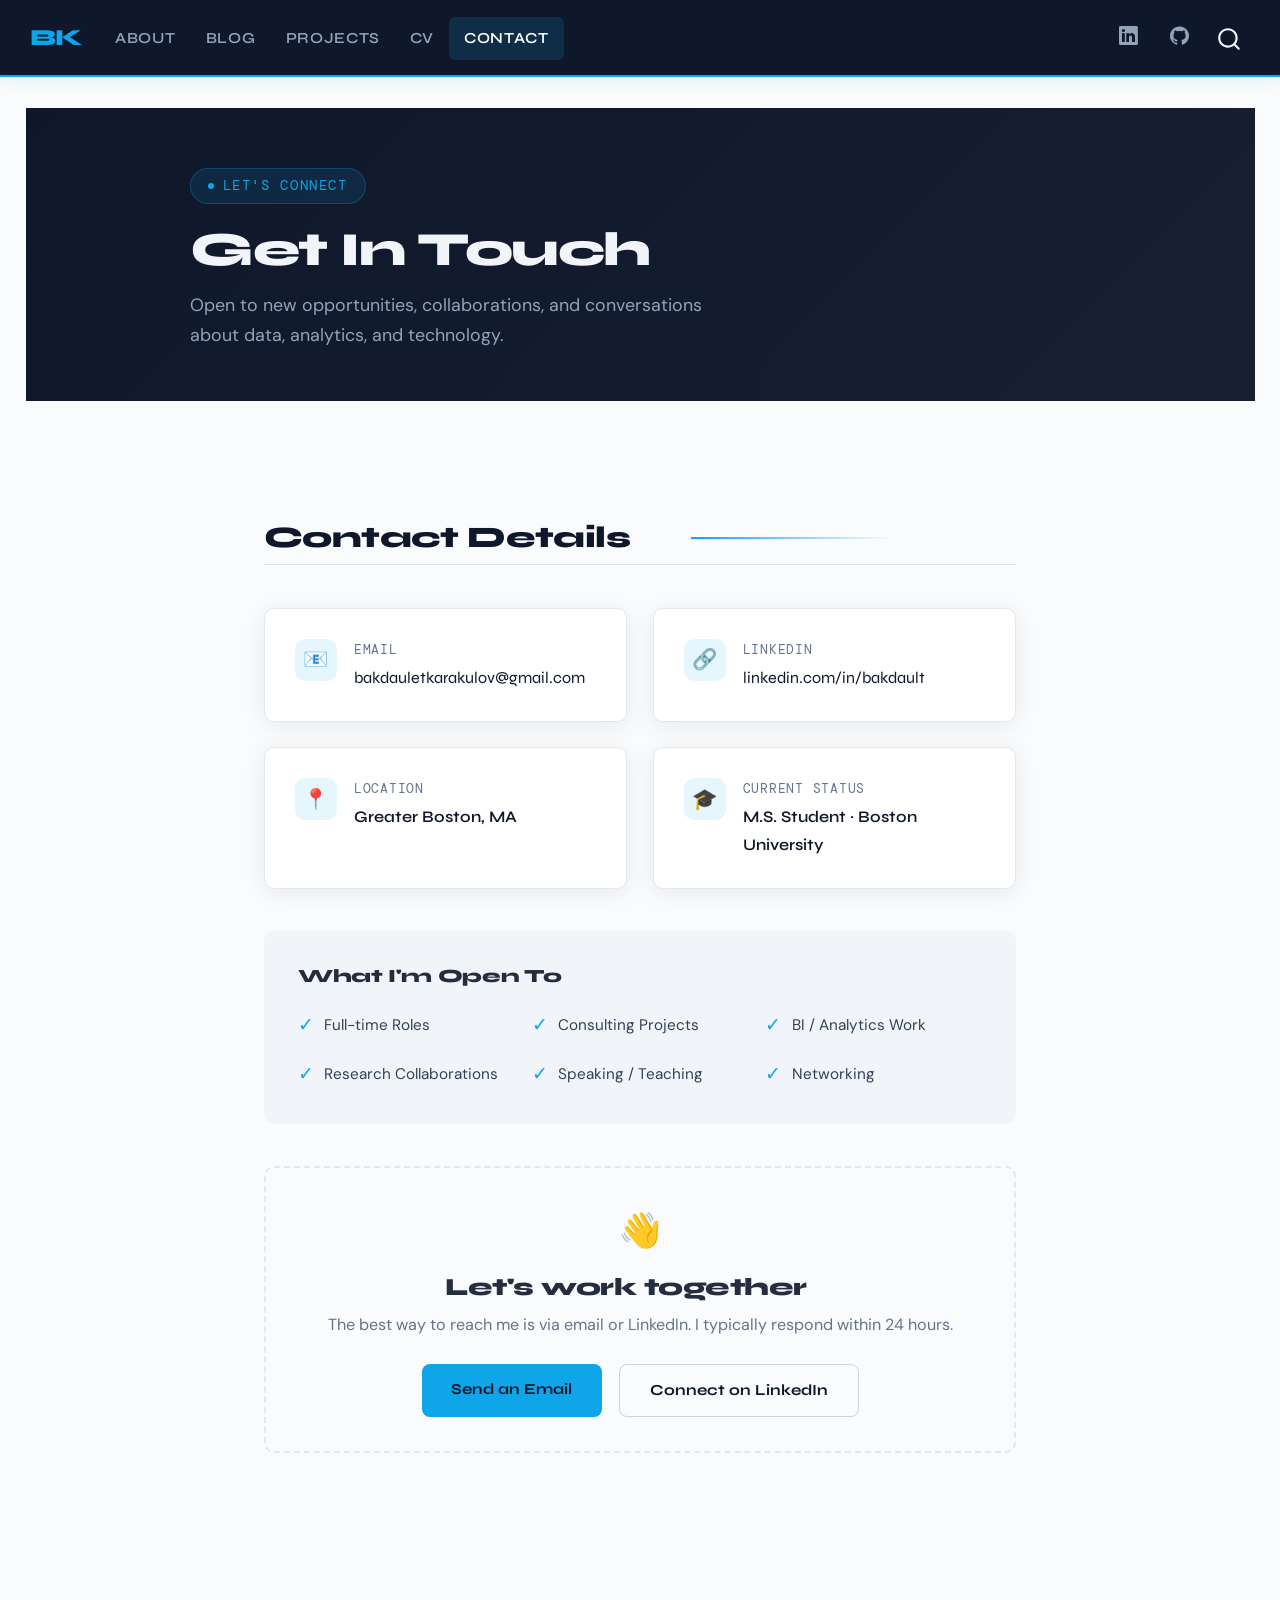
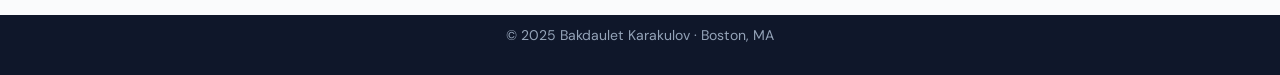
<file: docs/contact.html>
<!DOCTYPE html>
<html xmlns="http://www.w3.org/1999/xhtml" lang="en" xml:lang="en"><head>

<meta charset="utf-8">
<meta name="generator" content="quarto-1.8.27">

<meta name="viewport" content="width=device-width, initial-scale=1.0, user-scalable=yes">


<title>Contact – Bakdaulet Karakulov</title>
<style>
code{white-space: pre-wrap;}
span.smallcaps{font-variant: small-caps;}
div.columns{display: flex; gap: min(4vw, 1.5em);}
div.column{flex: auto; overflow-x: auto;}
div.hanging-indent{margin-left: 1.5em; text-indent: -1.5em;}
ul.task-list{list-style: none;}
ul.task-list li input[type="checkbox"] {
  width: 0.8em;
  margin: 0 0.8em 0.2em -1em; /* quarto-specific, see https://github.com/quarto-dev/quarto-cli/issues/4556 */ 
  vertical-align: middle;
}
</style>


<script src="site_libs/quarto-nav/quarto-nav.js"></script>
<script src="site_libs/quarto-nav/headroom.min.js"></script>
<script src="site_libs/clipboard/clipboard.min.js"></script>
<script src="site_libs/quarto-search/autocomplete.umd.js"></script>
<script src="site_libs/quarto-search/fuse.min.js"></script>
<script src="site_libs/quarto-search/quarto-search.js"></script>
<meta name="quarto:offset" content="./">
<link href="./images/favicon.png" rel="icon" type="image/png">
<script src="site_libs/quarto-html/quarto.js" type="module"></script>
<script src="site_libs/quarto-html/tabsets/tabsets.js" type="module"></script>
<script src="site_libs/quarto-html/axe/axe-check.js" type="module"></script>
<script src="site_libs/quarto-html/popper.min.js"></script>
<script src="site_libs/quarto-html/tippy.umd.min.js"></script>
<script src="site_libs/quarto-html/anchor.min.js"></script>
<link href="site_libs/quarto-html/tippy.css" rel="stylesheet">
<link href="site_libs/quarto-html/quarto-syntax-highlighting-ed96de9b727972fe78a7b5d16c58bf87.css" rel="stylesheet" id="quarto-text-highlighting-styles">
<script src="site_libs/bootstrap/bootstrap.min.js"></script>
<link href="site_libs/bootstrap/bootstrap-icons.css" rel="stylesheet">
<link href="site_libs/bootstrap/bootstrap-c4a0ec27df06d107f209e312098e7b75.min.css" rel="stylesheet" append-hash="true" id="quarto-bootstrap" data-mode="light">
<script id="quarto-search-options" type="application/json">{
  "location": "navbar",
  "copy-button": false,
  "collapse-after": 3,
  "panel-placement": "end",
  "type": "overlay",
  "limit": 50,
  "keyboard-shortcut": [
    "f",
    "/",
    "s"
  ],
  "show-item-context": false,
  "language": {
    "search-no-results-text": "No results",
    "search-matching-documents-text": "matching documents",
    "search-copy-link-title": "Copy link to search",
    "search-hide-matches-text": "Hide additional matches",
    "search-more-match-text": "more match in this document",
    "search-more-matches-text": "more matches in this document",
    "search-clear-button-title": "Clear",
    "search-text-placeholder": "",
    "search-detached-cancel-button-title": "Cancel",
    "search-submit-button-title": "Submit",
    "search-label": "Search"
  }
}</script>
<style>html{ scroll-behavior: smooth; }</style>


<link rel="stylesheet" href="styles.css">
</head>

<body class="nav-fixed quarto-light">

<div id="quarto-search-results"></div>
  <header id="quarto-header" class="headroom fixed-top">
    <nav class="navbar navbar-expand-lg " data-bs-theme="dark">
      <div class="navbar-container container-fluid">
      <div class="navbar-brand-container mx-auto">
    <a class="navbar-brand" href="./index.html">
    <span class="navbar-title">BK</span>
    </a>
  </div>
            <div id="quarto-search" class="" title="Search"></div>
          <button class="navbar-toggler" type="button" data-bs-toggle="collapse" data-bs-target="#navbarCollapse" aria-controls="navbarCollapse" role="menu" aria-expanded="false" aria-label="Toggle navigation" onclick="if (window.quartoToggleHeadroom) { window.quartoToggleHeadroom(); }">
  <span class="navbar-toggler-icon"></span>
</button>
          <div class="collapse navbar-collapse" id="navbarCollapse">
            <ul class="navbar-nav navbar-nav-scroll me-auto">
  <li class="nav-item">
    <a class="nav-link" href="./index.html"> 
<span class="menu-text">About</span></a>
  </li>  
  <li class="nav-item">
    <a class="nav-link" href="./blog/index.html"> 
<span class="menu-text">Blog</span></a>
  </li>  
  <li class="nav-item">
    <a class="nav-link" href="./projects.html"> 
<span class="menu-text">Projects</span></a>
  </li>  
  <li class="nav-item">
    <a class="nav-link" href="./cv.html"> 
<span class="menu-text">CV</span></a>
  </li>  
  <li class="nav-item">
    <a class="nav-link active" href="./contact.html" aria-current="page"> 
<span class="menu-text">Contact</span></a>
  </li>  
</ul>
            <ul class="navbar-nav navbar-nav-scroll ms-auto">
  <li class="nav-item compact">
    <a class="nav-link" href="https://www.linkedin.com/in/bakdault/"> <i class="bi bi-linkedin" role="img" aria-label="LinkedIn">
</i> 
<span class="menu-text"></span></a>
  </li>  
  <li class="nav-item compact">
    <a class="nav-link" href="https://github.com/bakdaulet"> <i class="bi bi-github" role="img" aria-label="GitHub">
</i> 
<span class="menu-text"></span></a>
  </li>  
</ul>
          </div> <!-- /navcollapse -->
            <div class="quarto-navbar-tools">
</div>
      </div> <!-- /container-fluid -->
    </nav>
</header>
<!-- content -->
<div id="quarto-content" class="quarto-container page-columns page-rows-contents page-layout-full page-navbar">
<!-- sidebar -->
<!-- margin-sidebar -->
    
<!-- main -->
<main class="content column-page" id="quarto-document-content">

<header id="title-block-header" class="quarto-title-block default">
<div class="quarto-title">
<h1 class="title">Contact</h1>
</div>



<div class="quarto-title-meta column-page">

    
  
    
  </div>
  


</header>


<div style="background:linear-gradient(135deg,#0f172a 0%,#162032 100%); padding:3.5rem 2rem 3rem;">
  <div style="max-width:900px; margin:0 auto;">
    <div class="hero-eyebrow" style="margin-bottom:1rem;">Let's Connect</div>
    <h1 style="font-family:'Syne',sans-serif; font-size:clamp(1.8rem,4vw,2.8rem); font-weight:800; color:#f1f5f9; margin:0 0 .75rem; letter-spacing:-.03em;">Get In Touch</h1>
    <p style="color:#94a3b8; font-size:1.05rem; margin:0; max-width:520px; line-height:1.65;">
      Open to new opportunities, collaborations, and conversations about data, analytics, and technology.
    </p>
  </div>
</div>

<div class="section" style="max-width:820px;">

  <h2 class="section-title anchored">Contact Details</h2>

  <div class="contact-grid">

    <div class="contact-card">
      <div class="contact-icon">📧</div>
      <div>
        <div class="contact-label">Email</div>
        <div class="contact-value">
          <a href="mailto:bakdauletkarakulov@gmail.com">bakdauletkarakulov@gmail.com</a>
        </div>
      </div>
    </div>

    <div class="contact-card">
      <div class="contact-icon">🔗</div>
      <div>
        <div class="contact-label">LinkedIn</div>
        <div class="contact-value">
          <a href="https://www.linkedin.com/in/bakdault/" target="_blank">linkedin.com/in/bakdault</a>
        </div>
      </div>
    </div>

    <div class="contact-card">
      <div class="contact-icon">📍</div>
      <div>
        <div class="contact-label">Location</div>
        <div class="contact-value">Greater Boston, MA</div>
      </div>
    </div>

    <div class="contact-card">
      <div class="contact-icon">🎓</div>
      <div>
        <div class="contact-label">Current Status</div>
        <div class="contact-value">M.S. Student · Boston University</div>
      </div>
    </div>

  </div>

  <!-- Open to section -->
  <div style="background:#f1f5f9; border-radius:var(--radius); padding:2rem; margin-bottom:2.5rem;">
    <h3 style="font-family:'Syne',sans-serif; font-size:1.1rem; font-weight:800; color:#0f172a; margin:0 0 1.25rem;" class="anchored">What I'm Open To</h3>
    <div style="display:grid; grid-template-columns:repeat(auto-fill, minmax(200px,1fr)); gap:1rem;">
      <div style="display:flex; align-items:center; gap:.6rem; font-size:.9rem; color:#334155;">
        <span style="color:#0ea5e9; font-size:1.1rem;">✓</span> Full-time Roles
      </div>
      <div style="display:flex; align-items:center; gap:.6rem; font-size:.9rem; color:#334155;">
        <span style="color:#0ea5e9; font-size:1.1rem;">✓</span> Consulting Projects
      </div>
      <div style="display:flex; align-items:center; gap:.6rem; font-size:.9rem; color:#334155;">
        <span style="color:#0ea5e9; font-size:1.1rem;">✓</span> BI / Analytics Work
      </div>
      <div style="display:flex; align-items:center; gap:.6rem; font-size:.9rem; color:#334155;">
        <span style="color:#0ea5e9; font-size:1.1rem;">✓</span> Research Collaborations
      </div>
      <div style="display:flex; align-items:center; gap:.6rem; font-size:.9rem; color:#334155;">
        <span style="color:#0ea5e9; font-size:1.1rem;">✓</span> Speaking / Teaching
      </div>
      <div style="display:flex; align-items:center; gap:.6rem; font-size:.9rem; color:#334155;">
        <span style="color:#0ea5e9; font-size:1.1rem;">✓</span> Networking
      </div>
    </div>
  </div>

  <!-- CTA -->
  <div style="text-align:center; padding:2rem; border:2px dashed #e2e8f0; border-radius:var(--radius);">
    <div style="font-size:2rem; margin-bottom:.75rem;">👋</div>
    <h3 style="font-family:'Syne',sans-serif; font-weight:800; color:#0f172a; margin:0 0 .5rem;" class="anchored">Let's work together</h3>
    <p style="color:#64748b; margin:0 0 1.5rem; font-size:.95rem;">
      The best way to reach me is via email or LinkedIn. I typically respond within 24 hours.
    </p>
    <div style="display:flex; gap:1rem; justify-content:center; flex-wrap:wrap;">
      <a href="mailto:bakdauletkarakulov@gmail.com" class="btn-primary-custom">Send an Email</a>
      <a href="https://www.linkedin.com/in/bakdault/" target="_blank" class="btn-outline-custom" style="color:#0f172a; border-color:#cbd5e1;">Connect on LinkedIn</a>
    </div>
  </div>

</div>



</main> <!-- /main -->
<script id="quarto-html-after-body" type="application/javascript">
  window.document.addEventListener("DOMContentLoaded", function (event) {
    const icon = "";
    const anchorJS = new window.AnchorJS();
    anchorJS.options = {
      placement: 'right',
      icon: icon
    };
    anchorJS.add('.anchored');
    const isCodeAnnotation = (el) => {
      for (const clz of el.classList) {
        if (clz.startsWith('code-annotation-')) {                     
          return true;
        }
      }
      return false;
    }
    const onCopySuccess = function(e) {
      // button target
      const button = e.trigger;
      // don't keep focus
      button.blur();
      // flash "checked"
      button.classList.add('code-copy-button-checked');
      var currentTitle = button.getAttribute("title");
      button.setAttribute("title", "Copied!");
      let tooltip;
      if (window.bootstrap) {
        button.setAttribute("data-bs-toggle", "tooltip");
        button.setAttribute("data-bs-placement", "left");
        button.setAttribute("data-bs-title", "Copied!");
        tooltip = new bootstrap.Tooltip(button, 
          { trigger: "manual", 
            customClass: "code-copy-button-tooltip",
            offset: [0, -8]});
        tooltip.show();    
      }
      setTimeout(function() {
        if (tooltip) {
          tooltip.hide();
          button.removeAttribute("data-bs-title");
          button.removeAttribute("data-bs-toggle");
          button.removeAttribute("data-bs-placement");
        }
        button.setAttribute("title", currentTitle);
        button.classList.remove('code-copy-button-checked');
      }, 1000);
      // clear code selection
      e.clearSelection();
    }
    const getTextToCopy = function(trigger) {
      const outerScaffold = trigger.parentElement.cloneNode(true);
      const codeEl = outerScaffold.querySelector('code');
      for (const childEl of codeEl.children) {
        if (isCodeAnnotation(childEl)) {
          childEl.remove();
        }
      }
      return codeEl.innerText;
    }
    const clipboard = new window.ClipboardJS('.code-copy-button:not([data-in-quarto-modal])', {
      text: getTextToCopy
    });
    clipboard.on('success', onCopySuccess);
    if (window.document.getElementById('quarto-embedded-source-code-modal')) {
      const clipboardModal = new window.ClipboardJS('.code-copy-button[data-in-quarto-modal]', {
        text: getTextToCopy,
        container: window.document.getElementById('quarto-embedded-source-code-modal')
      });
      clipboardModal.on('success', onCopySuccess);
    }
      var localhostRegex = new RegExp(/^(?:http|https):\/\/localhost\:?[0-9]*\//);
      var mailtoRegex = new RegExp(/^mailto:/);
        var filterRegex = new RegExp('/' + window.location.host + '/');
      var isInternal = (href) => {
          return filterRegex.test(href) || localhostRegex.test(href) || mailtoRegex.test(href);
      }
      // Inspect non-navigation links and adorn them if external
     var links = window.document.querySelectorAll('a[href]:not(.nav-link):not(.navbar-brand):not(.toc-action):not(.sidebar-link):not(.sidebar-item-toggle):not(.pagination-link):not(.no-external):not([aria-hidden]):not(.dropdown-item):not(.quarto-navigation-tool):not(.about-link)');
      for (var i=0; i<links.length; i++) {
        const link = links[i];
        if (!isInternal(link.href)) {
          // undo the damage that might have been done by quarto-nav.js in the case of
          // links that we want to consider external
          if (link.dataset.originalHref !== undefined) {
            link.href = link.dataset.originalHref;
          }
            // target, if specified
            link.setAttribute("target", "_blank");
            if (link.getAttribute("rel") === null) {
              link.setAttribute("rel", "noopener");
            }
        }
      }
    function tippyHover(el, contentFn, onTriggerFn, onUntriggerFn) {
      const config = {
        allowHTML: true,
        maxWidth: 500,
        delay: 100,
        arrow: false,
        appendTo: function(el) {
            return el.parentElement;
        },
        interactive: true,
        interactiveBorder: 10,
        theme: 'quarto',
        placement: 'bottom-start',
      };
      if (contentFn) {
        config.content = contentFn;
      }
      if (onTriggerFn) {
        config.onTrigger = onTriggerFn;
      }
      if (onUntriggerFn) {
        config.onUntrigger = onUntriggerFn;
      }
      window.tippy(el, config); 
    }
    const noterefs = window.document.querySelectorAll('a[role="doc-noteref"]');
    for (var i=0; i<noterefs.length; i++) {
      const ref = noterefs[i];
      tippyHover(ref, function() {
        // use id or data attribute instead here
        let href = ref.getAttribute('data-footnote-href') || ref.getAttribute('href');
        try { href = new URL(href).hash; } catch {}
        const id = href.replace(/^#\/?/, "");
        const note = window.document.getElementById(id);
        if (note) {
          return note.innerHTML;
        } else {
          return "";
        }
      });
    }
    const xrefs = window.document.querySelectorAll('a.quarto-xref');
    const processXRef = (id, note) => {
      // Strip column container classes
      const stripColumnClz = (el) => {
        el.classList.remove("page-full", "page-columns");
        if (el.children) {
          for (const child of el.children) {
            stripColumnClz(child);
          }
        }
      }
      stripColumnClz(note)
      if (id === null || id.startsWith('sec-')) {
        // Special case sections, only their first couple elements
        const container = document.createElement("div");
        if (note.children && note.children.length > 2) {
          container.appendChild(note.children[0].cloneNode(true));
          for (let i = 1; i < note.children.length; i++) {
            const child = note.children[i];
            if (child.tagName === "P" && child.innerText === "") {
              continue;
            } else {
              container.appendChild(child.cloneNode(true));
              break;
            }
          }
          if (window.Quarto?.typesetMath) {
            window.Quarto.typesetMath(container);
          }
          return container.innerHTML
        } else {
          if (window.Quarto?.typesetMath) {
            window.Quarto.typesetMath(note);
          }
          return note.innerHTML;
        }
      } else {
        // Remove any anchor links if they are present
        const anchorLink = note.querySelector('a.anchorjs-link');
        if (anchorLink) {
          anchorLink.remove();
        }
        if (window.Quarto?.typesetMath) {
          window.Quarto.typesetMath(note);
        }
        if (note.classList.contains("callout")) {
          return note.outerHTML;
        } else {
          return note.innerHTML;
        }
      }
    }
    for (var i=0; i<xrefs.length; i++) {
      const xref = xrefs[i];
      tippyHover(xref, undefined, function(instance) {
        instance.disable();
        let url = xref.getAttribute('href');
        let hash = undefined; 
        if (url.startsWith('#')) {
          hash = url;
        } else {
          try { hash = new URL(url).hash; } catch {}
        }
        if (hash) {
          const id = hash.replace(/^#\/?/, "");
          const note = window.document.getElementById(id);
          if (note !== null) {
            try {
              const html = processXRef(id, note.cloneNode(true));
              instance.setContent(html);
            } finally {
              instance.enable();
              instance.show();
            }
          } else {
            // See if we can fetch this
            fetch(url.split('#')[0])
            .then(res => res.text())
            .then(html => {
              const parser = new DOMParser();
              const htmlDoc = parser.parseFromString(html, "text/html");
              const note = htmlDoc.getElementById(id);
              if (note !== null) {
                const html = processXRef(id, note);
                instance.setContent(html);
              } 
            }).finally(() => {
              instance.enable();
              instance.show();
            });
          }
        } else {
          // See if we can fetch a full url (with no hash to target)
          // This is a special case and we should probably do some content thinning / targeting
          fetch(url)
          .then(res => res.text())
          .then(html => {
            const parser = new DOMParser();
            const htmlDoc = parser.parseFromString(html, "text/html");
            const note = htmlDoc.querySelector('main.content');
            if (note !== null) {
              // This should only happen for chapter cross references
              // (since there is no id in the URL)
              // remove the first header
              if (note.children.length > 0 && note.children[0].tagName === "HEADER") {
                note.children[0].remove();
              }
              const html = processXRef(null, note);
              instance.setContent(html);
            } 
          }).finally(() => {
            instance.enable();
            instance.show();
          });
        }
      }, function(instance) {
      });
    }
        let selectedAnnoteEl;
        const selectorForAnnotation = ( cell, annotation) => {
          let cellAttr = 'data-code-cell="' + cell + '"';
          let lineAttr = 'data-code-annotation="' +  annotation + '"';
          const selector = 'span[' + cellAttr + '][' + lineAttr + ']';
          return selector;
        }
        const selectCodeLines = (annoteEl) => {
          const doc = window.document;
          const targetCell = annoteEl.getAttribute("data-target-cell");
          const targetAnnotation = annoteEl.getAttribute("data-target-annotation");
          const annoteSpan = window.document.querySelector(selectorForAnnotation(targetCell, targetAnnotation));
          const lines = annoteSpan.getAttribute("data-code-lines").split(",");
          const lineIds = lines.map((line) => {
            return targetCell + "-" + line;
          })
          let top = null;
          let height = null;
          let parent = null;
          if (lineIds.length > 0) {
              //compute the position of the single el (top and bottom and make a div)
              const el = window.document.getElementById(lineIds[0]);
              top = el.offsetTop;
              height = el.offsetHeight;
              parent = el.parentElement.parentElement;
            if (lineIds.length > 1) {
              const lastEl = window.document.getElementById(lineIds[lineIds.length - 1]);
              const bottom = lastEl.offsetTop + lastEl.offsetHeight;
              height = bottom - top;
            }
            if (top !== null && height !== null && parent !== null) {
              // cook up a div (if necessary) and position it 
              let div = window.document.getElementById("code-annotation-line-highlight");
              if (div === null) {
                div = window.document.createElement("div");
                div.setAttribute("id", "code-annotation-line-highlight");
                div.style.position = 'absolute';
                parent.appendChild(div);
              }
              div.style.top = top - 2 + "px";
              div.style.height = height + 4 + "px";
              div.style.left = 0;
              let gutterDiv = window.document.getElementById("code-annotation-line-highlight-gutter");
              if (gutterDiv === null) {
                gutterDiv = window.document.createElement("div");
                gutterDiv.setAttribute("id", "code-annotation-line-highlight-gutter");
                gutterDiv.style.position = 'absolute';
                const codeCell = window.document.getElementById(targetCell);
                const gutter = codeCell.querySelector('.code-annotation-gutter');
                gutter.appendChild(gutterDiv);
              }
              gutterDiv.style.top = top - 2 + "px";
              gutterDiv.style.height = height + 4 + "px";
            }
            selectedAnnoteEl = annoteEl;
          }
        };
        const unselectCodeLines = () => {
          const elementsIds = ["code-annotation-line-highlight", "code-annotation-line-highlight-gutter"];
          elementsIds.forEach((elId) => {
            const div = window.document.getElementById(elId);
            if (div) {
              div.remove();
            }
          });
          selectedAnnoteEl = undefined;
        };
          // Handle positioning of the toggle
      window.addEventListener(
        "resize",
        throttle(() => {
          elRect = undefined;
          if (selectedAnnoteEl) {
            selectCodeLines(selectedAnnoteEl);
          }
        }, 10)
      );
      function throttle(fn, ms) {
      let throttle = false;
      let timer;
        return (...args) => {
          if(!throttle) { // first call gets through
              fn.apply(this, args);
              throttle = true;
          } else { // all the others get throttled
              if(timer) clearTimeout(timer); // cancel #2
              timer = setTimeout(() => {
                fn.apply(this, args);
                timer = throttle = false;
              }, ms);
          }
        };
      }
        // Attach click handler to the DT
        const annoteDls = window.document.querySelectorAll('dt[data-target-cell]');
        for (const annoteDlNode of annoteDls) {
          annoteDlNode.addEventListener('click', (event) => {
            const clickedEl = event.target;
            if (clickedEl !== selectedAnnoteEl) {
              unselectCodeLines();
              const activeEl = window.document.querySelector('dt[data-target-cell].code-annotation-active');
              if (activeEl) {
                activeEl.classList.remove('code-annotation-active');
              }
              selectCodeLines(clickedEl);
              clickedEl.classList.add('code-annotation-active');
            } else {
              // Unselect the line
              unselectCodeLines();
              clickedEl.classList.remove('code-annotation-active');
            }
          });
        }
    const findCites = (el) => {
      const parentEl = el.parentElement;
      if (parentEl) {
        const cites = parentEl.dataset.cites;
        if (cites) {
          return {
            el,
            cites: cites.split(' ')
          };
        } else {
          return findCites(el.parentElement)
        }
      } else {
        return undefined;
      }
    };
    var bibliorefs = window.document.querySelectorAll('a[role="doc-biblioref"]');
    for (var i=0; i<bibliorefs.length; i++) {
      const ref = bibliorefs[i];
      const citeInfo = findCites(ref);
      if (citeInfo) {
        tippyHover(citeInfo.el, function() {
          var popup = window.document.createElement('div');
          citeInfo.cites.forEach(function(cite) {
            var citeDiv = window.document.createElement('div');
            citeDiv.classList.add('hanging-indent');
            citeDiv.classList.add('csl-entry');
            var biblioDiv = window.document.getElementById('ref-' + cite);
            if (biblioDiv) {
              citeDiv.innerHTML = biblioDiv.innerHTML;
            }
            popup.appendChild(citeDiv);
          });
          return popup.innerHTML;
        });
      }
    }
  });
  </script>
</div> <!-- /content -->
<footer class="footer">
  <div class="nav-footer">
    <div class="nav-footer-left">
      &nbsp;
    </div>   
    <div class="nav-footer-center">
<p>© 2025 Bakdaulet Karakulov · Boston, MA</p>
</div>
    <div class="nav-footer-right">
      &nbsp;
    </div>
  </div>
</footer>




<script src="site_libs/quarto-html/zenscroll-min.js"></script>
</body></html>
</file>
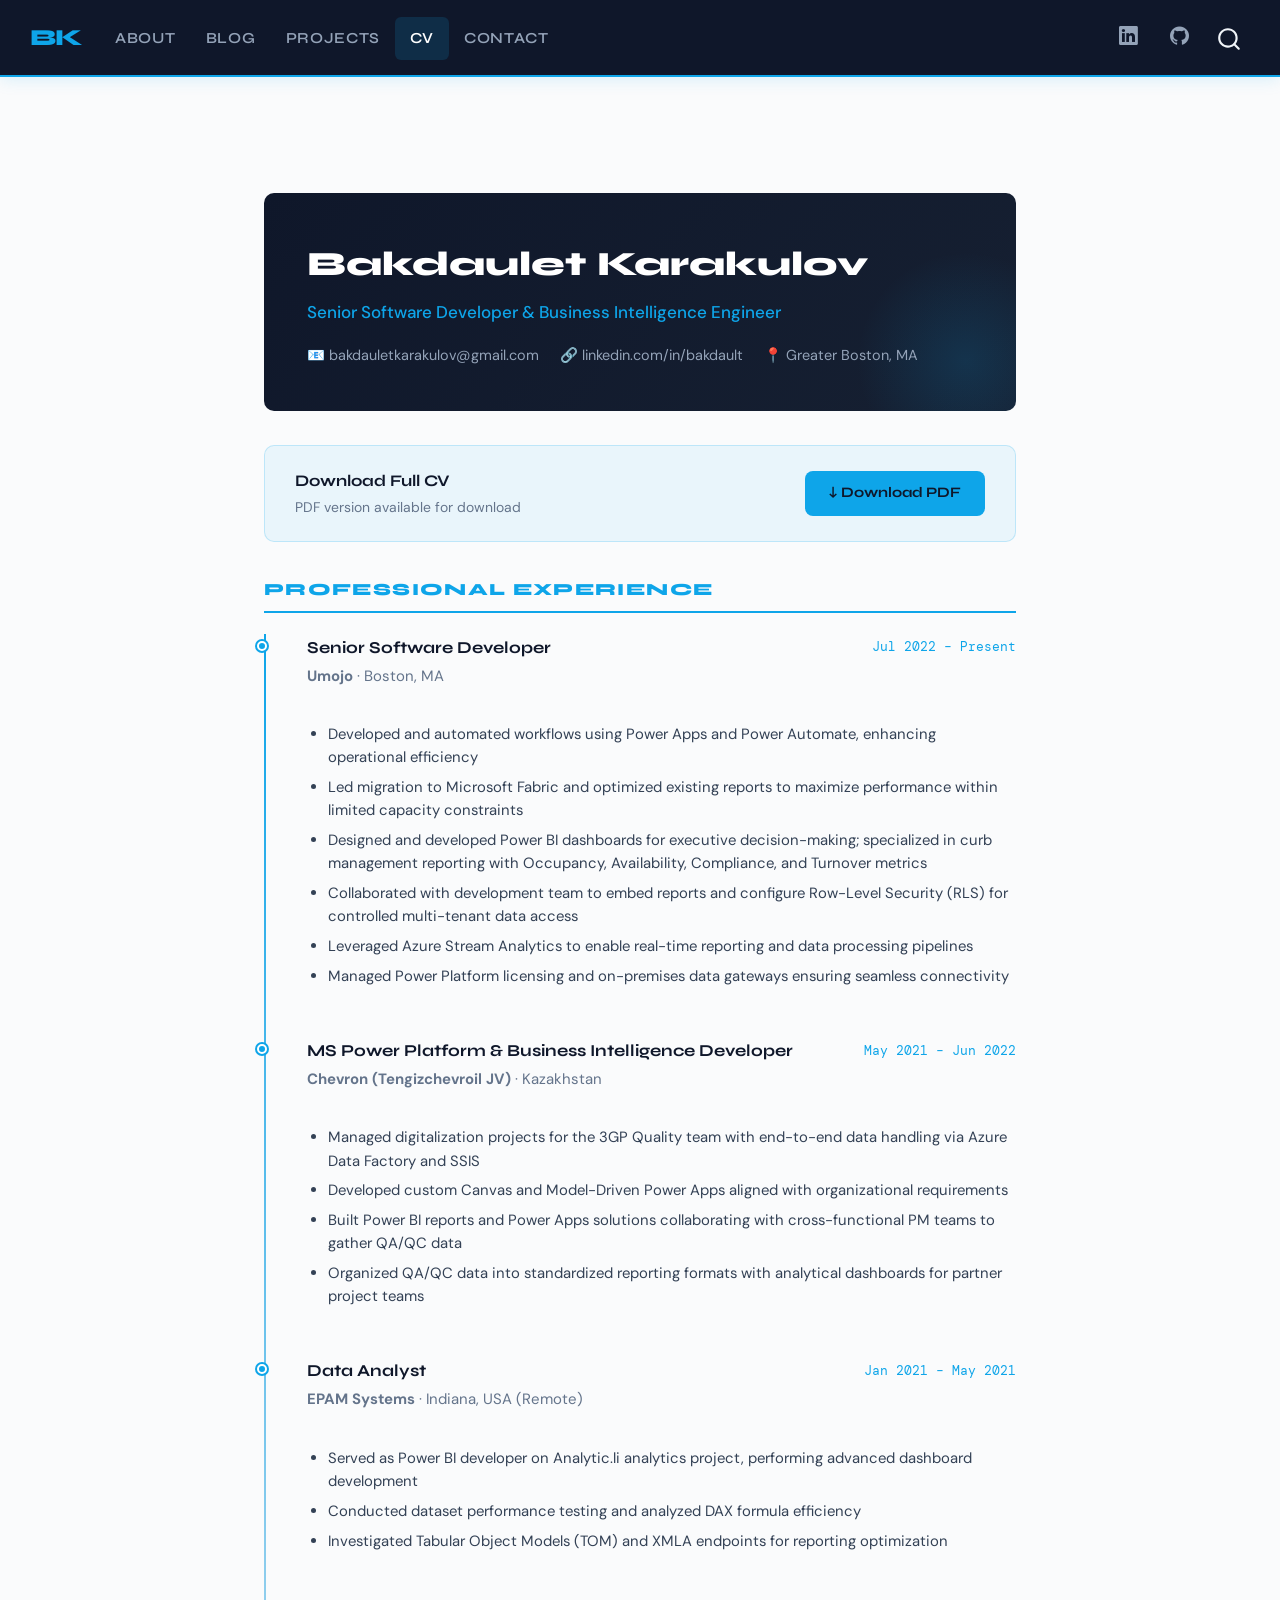
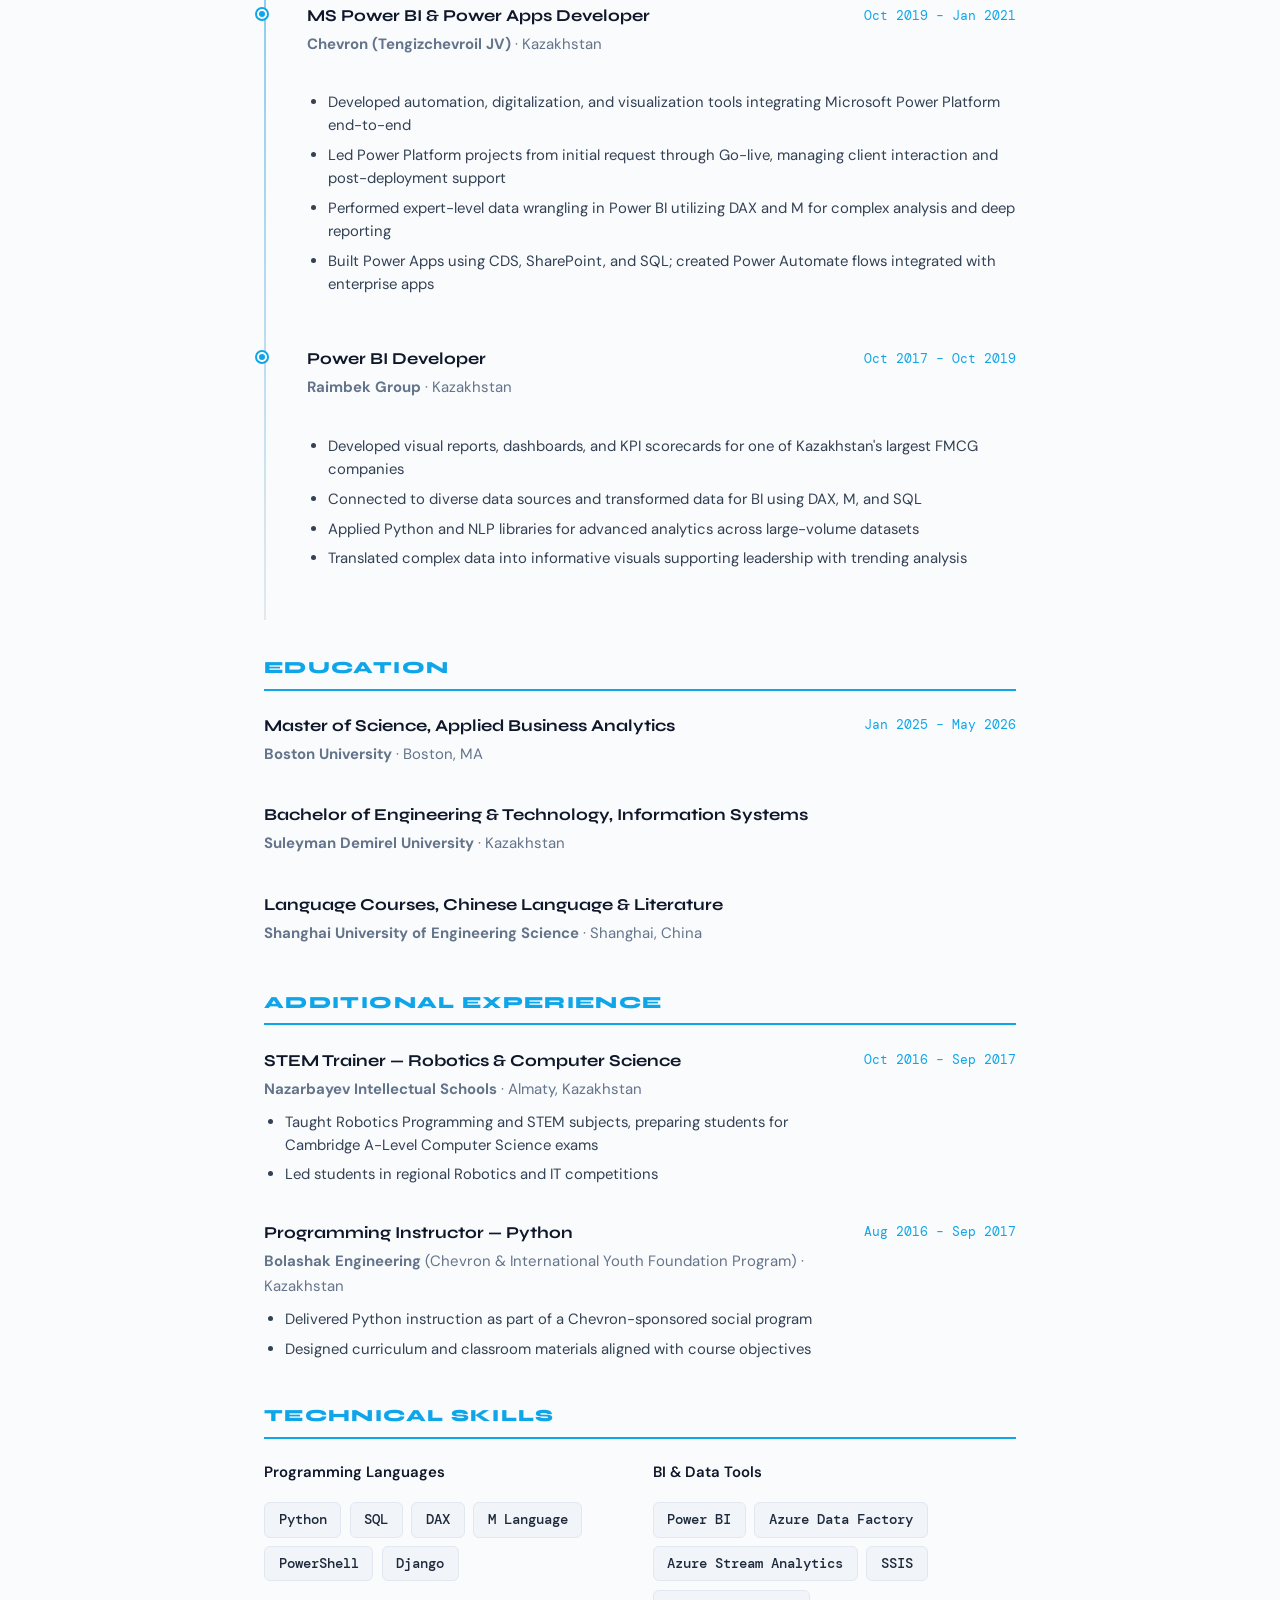
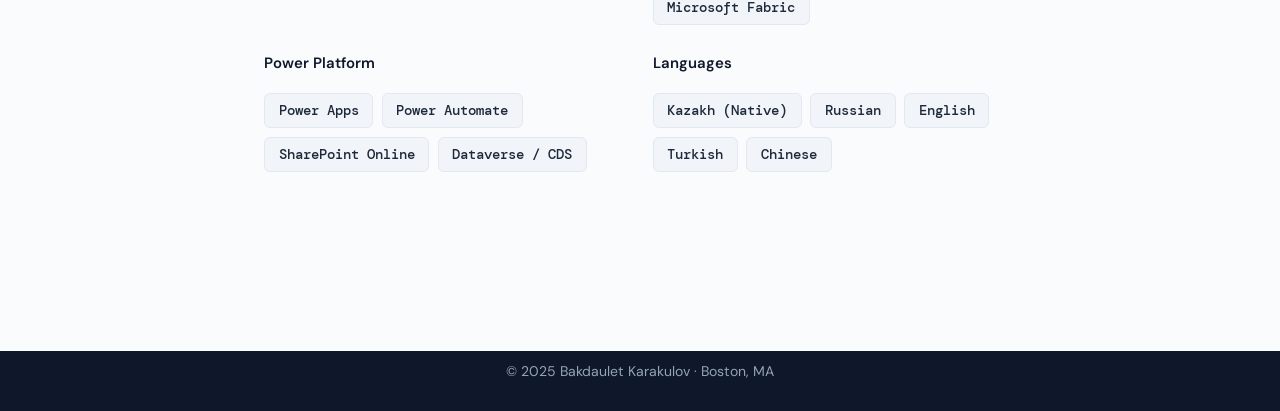
<file: docs/cv.html>
<!DOCTYPE html>
<html xmlns="http://www.w3.org/1999/xhtml" lang="en" xml:lang="en"><head>

<meta charset="utf-8">
<meta name="generator" content="quarto-1.8.27">

<meta name="viewport" content="width=device-width, initial-scale=1.0, user-scalable=yes">


<title>CV – Bakdaulet Karakulov</title>
<style>
code{white-space: pre-wrap;}
span.smallcaps{font-variant: small-caps;}
div.columns{display: flex; gap: min(4vw, 1.5em);}
div.column{flex: auto; overflow-x: auto;}
div.hanging-indent{margin-left: 1.5em; text-indent: -1.5em;}
ul.task-list{list-style: none;}
ul.task-list li input[type="checkbox"] {
  width: 0.8em;
  margin: 0 0.8em 0.2em -1em; /* quarto-specific, see https://github.com/quarto-dev/quarto-cli/issues/4556 */ 
  vertical-align: middle;
}
</style>


<script src="site_libs/quarto-nav/quarto-nav.js"></script>
<script src="site_libs/quarto-nav/headroom.min.js"></script>
<script src="site_libs/clipboard/clipboard.min.js"></script>
<script src="site_libs/quarto-search/autocomplete.umd.js"></script>
<script src="site_libs/quarto-search/fuse.min.js"></script>
<script src="site_libs/quarto-search/quarto-search.js"></script>
<meta name="quarto:offset" content="./">
<link href="./images/favicon.png" rel="icon" type="image/png">
<script src="site_libs/quarto-html/quarto.js" type="module"></script>
<script src="site_libs/quarto-html/tabsets/tabsets.js" type="module"></script>
<script src="site_libs/quarto-html/axe/axe-check.js" type="module"></script>
<script src="site_libs/quarto-html/popper.min.js"></script>
<script src="site_libs/quarto-html/tippy.umd.min.js"></script>
<script src="site_libs/quarto-html/anchor.min.js"></script>
<link href="site_libs/quarto-html/tippy.css" rel="stylesheet">
<link href="site_libs/quarto-html/quarto-syntax-highlighting-ed96de9b727972fe78a7b5d16c58bf87.css" rel="stylesheet" id="quarto-text-highlighting-styles">
<script src="site_libs/bootstrap/bootstrap.min.js"></script>
<link href="site_libs/bootstrap/bootstrap-icons.css" rel="stylesheet">
<link href="site_libs/bootstrap/bootstrap-c4a0ec27df06d107f209e312098e7b75.min.css" rel="stylesheet" append-hash="true" id="quarto-bootstrap" data-mode="light">
<script id="quarto-search-options" type="application/json">{
  "location": "navbar",
  "copy-button": false,
  "collapse-after": 3,
  "panel-placement": "end",
  "type": "overlay",
  "limit": 50,
  "keyboard-shortcut": [
    "f",
    "/",
    "s"
  ],
  "show-item-context": false,
  "language": {
    "search-no-results-text": "No results",
    "search-matching-documents-text": "matching documents",
    "search-copy-link-title": "Copy link to search",
    "search-hide-matches-text": "Hide additional matches",
    "search-more-match-text": "more match in this document",
    "search-more-matches-text": "more matches in this document",
    "search-clear-button-title": "Clear",
    "search-text-placeholder": "",
    "search-detached-cancel-button-title": "Cancel",
    "search-submit-button-title": "Submit",
    "search-label": "Search"
  }
}</script>
<style>html{ scroll-behavior: smooth; }</style>


<link rel="stylesheet" href="styles.css">
</head>

<body class="nav-fixed quarto-light">

<div id="quarto-search-results"></div>
  <header id="quarto-header" class="headroom fixed-top">
    <nav class="navbar navbar-expand-lg " data-bs-theme="dark">
      <div class="navbar-container container-fluid">
      <div class="navbar-brand-container mx-auto">
    <a class="navbar-brand" href="./index.html">
    <span class="navbar-title">BK</span>
    </a>
  </div>
            <div id="quarto-search" class="" title="Search"></div>
          <button class="navbar-toggler" type="button" data-bs-toggle="collapse" data-bs-target="#navbarCollapse" aria-controls="navbarCollapse" role="menu" aria-expanded="false" aria-label="Toggle navigation" onclick="if (window.quartoToggleHeadroom) { window.quartoToggleHeadroom(); }">
  <span class="navbar-toggler-icon"></span>
</button>
          <div class="collapse navbar-collapse" id="navbarCollapse">
            <ul class="navbar-nav navbar-nav-scroll me-auto">
  <li class="nav-item">
    <a class="nav-link" href="./index.html"> 
<span class="menu-text">About</span></a>
  </li>  
  <li class="nav-item">
    <a class="nav-link" href="./blog/index.html"> 
<span class="menu-text">Blog</span></a>
  </li>  
  <li class="nav-item">
    <a class="nav-link" href="./projects.html"> 
<span class="menu-text">Projects</span></a>
  </li>  
  <li class="nav-item">
    <a class="nav-link active" href="./cv.html" aria-current="page"> 
<span class="menu-text">CV</span></a>
  </li>  
  <li class="nav-item">
    <a class="nav-link" href="./contact.html"> 
<span class="menu-text">Contact</span></a>
  </li>  
</ul>
            <ul class="navbar-nav navbar-nav-scroll ms-auto">
  <li class="nav-item compact">
    <a class="nav-link" href="https://www.linkedin.com/in/bakdault/"> <i class="bi bi-linkedin" role="img" aria-label="LinkedIn">
</i> 
<span class="menu-text"></span></a>
  </li>  
  <li class="nav-item compact">
    <a class="nav-link" href="https://github.com/bakdaulet"> <i class="bi bi-github" role="img" aria-label="GitHub">
</i> 
<span class="menu-text"></span></a>
  </li>  
</ul>
          </div> <!-- /navcollapse -->
            <div class="quarto-navbar-tools">
</div>
      </div> <!-- /container-fluid -->
    </nav>
</header>
<!-- content -->
<div id="quarto-content" class="quarto-container page-columns page-rows-contents page-layout-full page-navbar">
<!-- sidebar -->
<!-- margin-sidebar -->
    
<!-- main -->
<main class="content column-page" id="quarto-document-content">

<header id="title-block-header" class="quarto-title-block default">
<div class="quarto-title">
<h1 class="title">CV</h1>
</div>



<div class="quarto-title-meta column-page">

    
  
    
  </div>
  


</header>


<div class="section" style="max-width:820px;">

  <!-- CV Header Card -->
  <div class="cv-header">
    <div style="position:relative; z-index:1;">
      <div class="cv-name">Bakdaulet Karakulov</div>
      <div class="cv-title">Senior Software Developer &amp; Business Intelligence Engineer</div>
      <div class="cv-contact-row">
        <span>📧 <a href="mailto:bakdauletkarakulov@gmail.com">bakdauletkarakulov@gmail.com</a></span>
        <span>🔗 <a href="https://www.linkedin.com/in/bakdault" target="_blank">linkedin.com/in/bakdault</a></span>
        <span>📍 Greater Boston, MA</span>
      </div>
    </div>
  </div>

  <!-- Download Bar -->
  <div class="cv-download-bar">
    <div>
      <div style="font-family:'Syne',sans-serif; font-weight:700; color:#0f172a; font-size:.95rem;">Download Full CV</div>
      <div style="font-size:.82rem; color:#64748b; margin-top:.1rem;">PDF version available for download</div>
    </div>
    <a href="cv/bakdaulet-karakulov-cv.pdf" download="" class="btn-primary-custom" style="font-size:.85rem; padding:.6rem 1.4rem;">
      ↓ Download PDF
    </a>
  </div>

  <!-- Professional Experience -->
  <div class="cv-section-head">Professional Experience</div>

  <div class="timeline">

    <div class="timeline-item">
      <div class="cv-entry">
        <div class="cv-entry-left">
          <div class="cv-entry-title">Senior Software Developer</div>
          <div class="cv-entry-org"><strong>Umojo</strong> · Boston, MA</div>
        </div>
        <div class="cv-entry-date">Jul 2022 – Present</div>
      </div>
      <ul class="cv-bullets">
        <li>Developed and automated workflows using Power Apps and Power Automate, enhancing operational efficiency</li>
        <li>Led migration to Microsoft Fabric and optimized existing reports to maximize performance within limited capacity constraints</li>
        <li>Designed and developed Power BI dashboards for executive decision-making; specialized in curb management reporting with Occupancy, Availability, Compliance, and Turnover metrics</li>
        <li>Collaborated with development team to embed reports and configure Row-Level Security (RLS) for controlled multi-tenant data access</li>
        <li>Leveraged Azure Stream Analytics to enable real-time reporting and data processing pipelines</li>
        <li>Managed Power Platform licensing and on-premises data gateways ensuring seamless connectivity</li>
      </ul>
    </div>

    <div class="timeline-item">
      <div class="cv-entry">
        <div class="cv-entry-left">
          <div class="cv-entry-title">MS Power Platform &amp; Business Intelligence Developer</div>
          <div class="cv-entry-org"><strong>Chevron (Tengizchevroil JV)</strong> · Kazakhstan</div>
        </div>
        <div class="cv-entry-date">May 2021 – Jun 2022</div>
      </div>
      <ul class="cv-bullets">
        <li>Managed digitalization projects for the 3GP Quality team with end-to-end data handling via Azure Data Factory and SSIS</li>
        <li>Developed custom Canvas and Model-Driven Power Apps aligned with organizational requirements</li>
        <li>Built Power BI reports and Power Apps solutions collaborating with cross-functional PM teams to gather QA/QC data</li>
        <li>Organized QA/QC data into standardized reporting formats with analytical dashboards for partner project teams</li>
      </ul>
    </div>

    <div class="timeline-item">
      <div class="cv-entry">
        <div class="cv-entry-left">
          <div class="cv-entry-title">Data Analyst</div>
          <div class="cv-entry-org"><strong>EPAM Systems</strong> · Indiana, USA (Remote)</div>
        </div>
        <div class="cv-entry-date">Jan 2021 – May 2021</div>
      </div>
      <ul class="cv-bullets">
        <li>Served as Power BI developer on Analytic.li analytics project, performing advanced dashboard development</li>
        <li>Conducted dataset performance testing and analyzed DAX formula efficiency</li>
        <li>Investigated Tabular Object Models (TOM) and XMLA endpoints for reporting optimization</li>
      </ul>
    </div>

    <div class="timeline-item">
      <div class="cv-entry">
        <div class="cv-entry-left">
          <div class="cv-entry-title">MS Power BI &amp; Power Apps Developer</div>
          <div class="cv-entry-org"><strong>Chevron (Tengizchevroil JV)</strong> · Kazakhstan</div>
        </div>
        <div class="cv-entry-date">Oct 2019 – Jan 2021</div>
      </div>
      <ul class="cv-bullets">
        <li>Developed automation, digitalization, and visualization tools integrating Microsoft Power Platform end-to-end</li>
        <li>Led Power Platform projects from initial request through Go-live, managing client interaction and post-deployment support</li>
        <li>Performed expert-level data wrangling in Power BI utilizing DAX and M for complex analysis and deep reporting</li>
        <li>Built Power Apps using CDS, SharePoint, and SQL; created Power Automate flows integrated with enterprise apps</li>
      </ul>
    </div>

    <div class="timeline-item">
      <div class="cv-entry">
        <div class="cv-entry-left">
          <div class="cv-entry-title">Power BI Developer</div>
          <div class="cv-entry-org"><strong>Raimbek Group</strong> · Kazakhstan</div>
        </div>
        <div class="cv-entry-date">Oct 2017 – Oct 2019</div>
      </div>
      <ul class="cv-bullets">
        <li>Developed visual reports, dashboards, and KPI scorecards for one of Kazakhstan's largest FMCG companies</li>
        <li>Connected to diverse data sources and transformed data for BI using DAX, M, and SQL</li>
        <li>Applied Python and NLP libraries for advanced analytics across large-volume datasets</li>
        <li>Translated complex data into informative visuals supporting leadership with trending analysis</li>
      </ul>
    </div>

  </div>

  <!-- Education -->
  <div class="cv-section-head">Education</div>

  <div class="cv-entry">
    <div class="cv-entry-left">
      <div class="cv-entry-title">Master of Science, Applied Business Analytics</div>
      <div class="cv-entry-org"><strong>Boston University</strong> · Boston, MA</div>
    </div>
    <div class="cv-entry-date">Jan 2025 – May 2026</div>
  </div>

  <div class="cv-entry">
    <div class="cv-entry-left">
      <div class="cv-entry-title">Bachelor of Engineering &amp; Technology, Information Systems</div>
      <div class="cv-entry-org"><strong>Suleyman Demirel University</strong> · Kazakhstan</div>
    </div>
    <div class="cv-entry-date"></div>
  </div>

  <div class="cv-entry">
    <div class="cv-entry-left">
      <div class="cv-entry-title">Language Courses, Chinese Language &amp; Literature</div>
      <div class="cv-entry-org"><strong>Shanghai University of Engineering Science</strong> · Shanghai, China</div>
    </div>
    <div class="cv-entry-date"></div>
  </div>

  <!-- Additional Experience -->
  <div class="cv-section-head">Additional Experience</div>

  <div class="cv-entry">
    <div class="cv-entry-left">
      <div class="cv-entry-title">STEM Trainer — Robotics &amp; Computer Science</div>
      <div class="cv-entry-org"><strong>Nazarbayev Intellectual Schools</strong> · Almaty, Kazakhstan</div>
      <ul class="cv-bullets" style="margin-top:.5rem;">
        <li>Taught Robotics Programming and STEM subjects, preparing students for Cambridge A-Level Computer Science exams</li>
        <li>Led students in regional Robotics and IT competitions</li>
      </ul>
    </div>
    <div class="cv-entry-date">Oct 2016 – Sep 2017</div>
  </div>

  <div class="cv-entry">
    <div class="cv-entry-left">
      <div class="cv-entry-title">Programming Instructor — Python</div>
      <div class="cv-entry-org"><strong>Bolashak Engineering</strong> (Chevron &amp; International Youth Foundation Program) · Kazakhstan</div>
      <ul class="cv-bullets" style="margin-top:.5rem;">
        <li>Delivered Python instruction as part of a Chevron-sponsored social program</li>
        <li>Designed curriculum and classroom materials aligned with course objectives</li>
      </ul>
    </div>
    <div class="cv-entry-date">Aug 2016 – Sep 2017</div>
  </div>

  <!-- Skills -->
  <div class="cv-section-head">Technical Skills</div>

  <div style="display:grid; grid-template-columns:1fr 1fr; gap:1.5rem; margin-bottom:1rem;">
    <div>
      <div style="font-weight:600; color:#0f172a; font-size:.88rem; margin-bottom:.5rem;">Programming Languages</div>
      <div class="skill-grid">
        <span class="skill-badge">Python</span>
        <span class="skill-badge">SQL</span>
        <span class="skill-badge">DAX</span>
        <span class="skill-badge">M Language</span>
        <span class="skill-badge">PowerShell</span>
        <span class="skill-badge">Django</span>
      </div>
    </div>
    <div>
      <div style="font-weight:600; color:#0f172a; font-size:.88rem; margin-bottom:.5rem;">BI &amp; Data Tools</div>
      <div class="skill-grid">
        <span class="skill-badge">Power BI</span>
        <span class="skill-badge">Azure Data Factory</span>
        <span class="skill-badge">Azure Stream Analytics</span>
        <span class="skill-badge">SSIS</span>
        <span class="skill-badge">Microsoft Fabric</span>
      </div>
    </div>
    <div>
      <div style="font-weight:600; color:#0f172a; font-size:.88rem; margin-bottom:.5rem;">Power Platform</div>
      <div class="skill-grid">
        <span class="skill-badge">Power Apps</span>
        <span class="skill-badge">Power Automate</span>
        <span class="skill-badge">SharePoint Online</span>
        <span class="skill-badge">Dataverse / CDS</span>
      </div>
    </div>
    <div>
      <div style="font-weight:600; color:#0f172a; font-size:.88rem; margin-bottom:.5rem;">Languages</div>
      <div class="skill-grid">
        <span class="skill-badge">Kazakh (Native)</span>
        <span class="skill-badge">Russian</span>
        <span class="skill-badge">English</span>
        <span class="skill-badge">Turkish</span>
        <span class="skill-badge">Chinese</span>
      </div>
    </div>
  </div>

</div>



</main> <!-- /main -->
<script id="quarto-html-after-body" type="application/javascript">
  window.document.addEventListener("DOMContentLoaded", function (event) {
    const icon = "";
    const anchorJS = new window.AnchorJS();
    anchorJS.options = {
      placement: 'right',
      icon: icon
    };
    anchorJS.add('.anchored');
    const isCodeAnnotation = (el) => {
      for (const clz of el.classList) {
        if (clz.startsWith('code-annotation-')) {                     
          return true;
        }
      }
      return false;
    }
    const onCopySuccess = function(e) {
      // button target
      const button = e.trigger;
      // don't keep focus
      button.blur();
      // flash "checked"
      button.classList.add('code-copy-button-checked');
      var currentTitle = button.getAttribute("title");
      button.setAttribute("title", "Copied!");
      let tooltip;
      if (window.bootstrap) {
        button.setAttribute("data-bs-toggle", "tooltip");
        button.setAttribute("data-bs-placement", "left");
        button.setAttribute("data-bs-title", "Copied!");
        tooltip = new bootstrap.Tooltip(button, 
          { trigger: "manual", 
            customClass: "code-copy-button-tooltip",
            offset: [0, -8]});
        tooltip.show();    
      }
      setTimeout(function() {
        if (tooltip) {
          tooltip.hide();
          button.removeAttribute("data-bs-title");
          button.removeAttribute("data-bs-toggle");
          button.removeAttribute("data-bs-placement");
        }
        button.setAttribute("title", currentTitle);
        button.classList.remove('code-copy-button-checked');
      }, 1000);
      // clear code selection
      e.clearSelection();
    }
    const getTextToCopy = function(trigger) {
      const outerScaffold = trigger.parentElement.cloneNode(true);
      const codeEl = outerScaffold.querySelector('code');
      for (const childEl of codeEl.children) {
        if (isCodeAnnotation(childEl)) {
          childEl.remove();
        }
      }
      return codeEl.innerText;
    }
    const clipboard = new window.ClipboardJS('.code-copy-button:not([data-in-quarto-modal])', {
      text: getTextToCopy
    });
    clipboard.on('success', onCopySuccess);
    if (window.document.getElementById('quarto-embedded-source-code-modal')) {
      const clipboardModal = new window.ClipboardJS('.code-copy-button[data-in-quarto-modal]', {
        text: getTextToCopy,
        container: window.document.getElementById('quarto-embedded-source-code-modal')
      });
      clipboardModal.on('success', onCopySuccess);
    }
      var localhostRegex = new RegExp(/^(?:http|https):\/\/localhost\:?[0-9]*\//);
      var mailtoRegex = new RegExp(/^mailto:/);
        var filterRegex = new RegExp('/' + window.location.host + '/');
      var isInternal = (href) => {
          return filterRegex.test(href) || localhostRegex.test(href) || mailtoRegex.test(href);
      }
      // Inspect non-navigation links and adorn them if external
     var links = window.document.querySelectorAll('a[href]:not(.nav-link):not(.navbar-brand):not(.toc-action):not(.sidebar-link):not(.sidebar-item-toggle):not(.pagination-link):not(.no-external):not([aria-hidden]):not(.dropdown-item):not(.quarto-navigation-tool):not(.about-link)');
      for (var i=0; i<links.length; i++) {
        const link = links[i];
        if (!isInternal(link.href)) {
          // undo the damage that might have been done by quarto-nav.js in the case of
          // links that we want to consider external
          if (link.dataset.originalHref !== undefined) {
            link.href = link.dataset.originalHref;
          }
            // target, if specified
            link.setAttribute("target", "_blank");
            if (link.getAttribute("rel") === null) {
              link.setAttribute("rel", "noopener");
            }
        }
      }
    function tippyHover(el, contentFn, onTriggerFn, onUntriggerFn) {
      const config = {
        allowHTML: true,
        maxWidth: 500,
        delay: 100,
        arrow: false,
        appendTo: function(el) {
            return el.parentElement;
        },
        interactive: true,
        interactiveBorder: 10,
        theme: 'quarto',
        placement: 'bottom-start',
      };
      if (contentFn) {
        config.content = contentFn;
      }
      if (onTriggerFn) {
        config.onTrigger = onTriggerFn;
      }
      if (onUntriggerFn) {
        config.onUntrigger = onUntriggerFn;
      }
      window.tippy(el, config); 
    }
    const noterefs = window.document.querySelectorAll('a[role="doc-noteref"]');
    for (var i=0; i<noterefs.length; i++) {
      const ref = noterefs[i];
      tippyHover(ref, function() {
        // use id or data attribute instead here
        let href = ref.getAttribute('data-footnote-href') || ref.getAttribute('href');
        try { href = new URL(href).hash; } catch {}
        const id = href.replace(/^#\/?/, "");
        const note = window.document.getElementById(id);
        if (note) {
          return note.innerHTML;
        } else {
          return "";
        }
      });
    }
    const xrefs = window.document.querySelectorAll('a.quarto-xref');
    const processXRef = (id, note) => {
      // Strip column container classes
      const stripColumnClz = (el) => {
        el.classList.remove("page-full", "page-columns");
        if (el.children) {
          for (const child of el.children) {
            stripColumnClz(child);
          }
        }
      }
      stripColumnClz(note)
      if (id === null || id.startsWith('sec-')) {
        // Special case sections, only their first couple elements
        const container = document.createElement("div");
        if (note.children && note.children.length > 2) {
          container.appendChild(note.children[0].cloneNode(true));
          for (let i = 1; i < note.children.length; i++) {
            const child = note.children[i];
            if (child.tagName === "P" && child.innerText === "") {
              continue;
            } else {
              container.appendChild(child.cloneNode(true));
              break;
            }
          }
          if (window.Quarto?.typesetMath) {
            window.Quarto.typesetMath(container);
          }
          return container.innerHTML
        } else {
          if (window.Quarto?.typesetMath) {
            window.Quarto.typesetMath(note);
          }
          return note.innerHTML;
        }
      } else {
        // Remove any anchor links if they are present
        const anchorLink = note.querySelector('a.anchorjs-link');
        if (anchorLink) {
          anchorLink.remove();
        }
        if (window.Quarto?.typesetMath) {
          window.Quarto.typesetMath(note);
        }
        if (note.classList.contains("callout")) {
          return note.outerHTML;
        } else {
          return note.innerHTML;
        }
      }
    }
    for (var i=0; i<xrefs.length; i++) {
      const xref = xrefs[i];
      tippyHover(xref, undefined, function(instance) {
        instance.disable();
        let url = xref.getAttribute('href');
        let hash = undefined; 
        if (url.startsWith('#')) {
          hash = url;
        } else {
          try { hash = new URL(url).hash; } catch {}
        }
        if (hash) {
          const id = hash.replace(/^#\/?/, "");
          const note = window.document.getElementById(id);
          if (note !== null) {
            try {
              const html = processXRef(id, note.cloneNode(true));
              instance.setContent(html);
            } finally {
              instance.enable();
              instance.show();
            }
          } else {
            // See if we can fetch this
            fetch(url.split('#')[0])
            .then(res => res.text())
            .then(html => {
              const parser = new DOMParser();
              const htmlDoc = parser.parseFromString(html, "text/html");
              const note = htmlDoc.getElementById(id);
              if (note !== null) {
                const html = processXRef(id, note);
                instance.setContent(html);
              } 
            }).finally(() => {
              instance.enable();
              instance.show();
            });
          }
        } else {
          // See if we can fetch a full url (with no hash to target)
          // This is a special case and we should probably do some content thinning / targeting
          fetch(url)
          .then(res => res.text())
          .then(html => {
            const parser = new DOMParser();
            const htmlDoc = parser.parseFromString(html, "text/html");
            const note = htmlDoc.querySelector('main.content');
            if (note !== null) {
              // This should only happen for chapter cross references
              // (since there is no id in the URL)
              // remove the first header
              if (note.children.length > 0 && note.children[0].tagName === "HEADER") {
                note.children[0].remove();
              }
              const html = processXRef(null, note);
              instance.setContent(html);
            } 
          }).finally(() => {
            instance.enable();
            instance.show();
          });
        }
      }, function(instance) {
      });
    }
        let selectedAnnoteEl;
        const selectorForAnnotation = ( cell, annotation) => {
          let cellAttr = 'data-code-cell="' + cell + '"';
          let lineAttr = 'data-code-annotation="' +  annotation + '"';
          const selector = 'span[' + cellAttr + '][' + lineAttr + ']';
          return selector;
        }
        const selectCodeLines = (annoteEl) => {
          const doc = window.document;
          const targetCell = annoteEl.getAttribute("data-target-cell");
          const targetAnnotation = annoteEl.getAttribute("data-target-annotation");
          const annoteSpan = window.document.querySelector(selectorForAnnotation(targetCell, targetAnnotation));
          const lines = annoteSpan.getAttribute("data-code-lines").split(",");
          const lineIds = lines.map((line) => {
            return targetCell + "-" + line;
          })
          let top = null;
          let height = null;
          let parent = null;
          if (lineIds.length > 0) {
              //compute the position of the single el (top and bottom and make a div)
              const el = window.document.getElementById(lineIds[0]);
              top = el.offsetTop;
              height = el.offsetHeight;
              parent = el.parentElement.parentElement;
            if (lineIds.length > 1) {
              const lastEl = window.document.getElementById(lineIds[lineIds.length - 1]);
              const bottom = lastEl.offsetTop + lastEl.offsetHeight;
              height = bottom - top;
            }
            if (top !== null && height !== null && parent !== null) {
              // cook up a div (if necessary) and position it 
              let div = window.document.getElementById("code-annotation-line-highlight");
              if (div === null) {
                div = window.document.createElement("div");
                div.setAttribute("id", "code-annotation-line-highlight");
                div.style.position = 'absolute';
                parent.appendChild(div);
              }
              div.style.top = top - 2 + "px";
              div.style.height = height + 4 + "px";
              div.style.left = 0;
              let gutterDiv = window.document.getElementById("code-annotation-line-highlight-gutter");
              if (gutterDiv === null) {
                gutterDiv = window.document.createElement("div");
                gutterDiv.setAttribute("id", "code-annotation-line-highlight-gutter");
                gutterDiv.style.position = 'absolute';
                const codeCell = window.document.getElementById(targetCell);
                const gutter = codeCell.querySelector('.code-annotation-gutter');
                gutter.appendChild(gutterDiv);
              }
              gutterDiv.style.top = top - 2 + "px";
              gutterDiv.style.height = height + 4 + "px";
            }
            selectedAnnoteEl = annoteEl;
          }
        };
        const unselectCodeLines = () => {
          const elementsIds = ["code-annotation-line-highlight", "code-annotation-line-highlight-gutter"];
          elementsIds.forEach((elId) => {
            const div = window.document.getElementById(elId);
            if (div) {
              div.remove();
            }
          });
          selectedAnnoteEl = undefined;
        };
          // Handle positioning of the toggle
      window.addEventListener(
        "resize",
        throttle(() => {
          elRect = undefined;
          if (selectedAnnoteEl) {
            selectCodeLines(selectedAnnoteEl);
          }
        }, 10)
      );
      function throttle(fn, ms) {
      let throttle = false;
      let timer;
        return (...args) => {
          if(!throttle) { // first call gets through
              fn.apply(this, args);
              throttle = true;
          } else { // all the others get throttled
              if(timer) clearTimeout(timer); // cancel #2
              timer = setTimeout(() => {
                fn.apply(this, args);
                timer = throttle = false;
              }, ms);
          }
        };
      }
        // Attach click handler to the DT
        const annoteDls = window.document.querySelectorAll('dt[data-target-cell]');
        for (const annoteDlNode of annoteDls) {
          annoteDlNode.addEventListener('click', (event) => {
            const clickedEl = event.target;
            if (clickedEl !== selectedAnnoteEl) {
              unselectCodeLines();
              const activeEl = window.document.querySelector('dt[data-target-cell].code-annotation-active');
              if (activeEl) {
                activeEl.classList.remove('code-annotation-active');
              }
              selectCodeLines(clickedEl);
              clickedEl.classList.add('code-annotation-active');
            } else {
              // Unselect the line
              unselectCodeLines();
              clickedEl.classList.remove('code-annotation-active');
            }
          });
        }
    const findCites = (el) => {
      const parentEl = el.parentElement;
      if (parentEl) {
        const cites = parentEl.dataset.cites;
        if (cites) {
          return {
            el,
            cites: cites.split(' ')
          };
        } else {
          return findCites(el.parentElement)
        }
      } else {
        return undefined;
      }
    };
    var bibliorefs = window.document.querySelectorAll('a[role="doc-biblioref"]');
    for (var i=0; i<bibliorefs.length; i++) {
      const ref = bibliorefs[i];
      const citeInfo = findCites(ref);
      if (citeInfo) {
        tippyHover(citeInfo.el, function() {
          var popup = window.document.createElement('div');
          citeInfo.cites.forEach(function(cite) {
            var citeDiv = window.document.createElement('div');
            citeDiv.classList.add('hanging-indent');
            citeDiv.classList.add('csl-entry');
            var biblioDiv = window.document.getElementById('ref-' + cite);
            if (biblioDiv) {
              citeDiv.innerHTML = biblioDiv.innerHTML;
            }
            popup.appendChild(citeDiv);
          });
          return popup.innerHTML;
        });
      }
    }
  });
  </script>
</div> <!-- /content -->
<footer class="footer">
  <div class="nav-footer">
    <div class="nav-footer-left">
      &nbsp;
    </div>   
    <div class="nav-footer-center">
<p>© 2025 Bakdaulet Karakulov · Boston, MA</p>
</div>
    <div class="nav-footer-right">
      &nbsp;
    </div>
  </div>
</footer>




<script src="site_libs/quarto-html/zenscroll-min.js"></script>
</body></html>
</file>
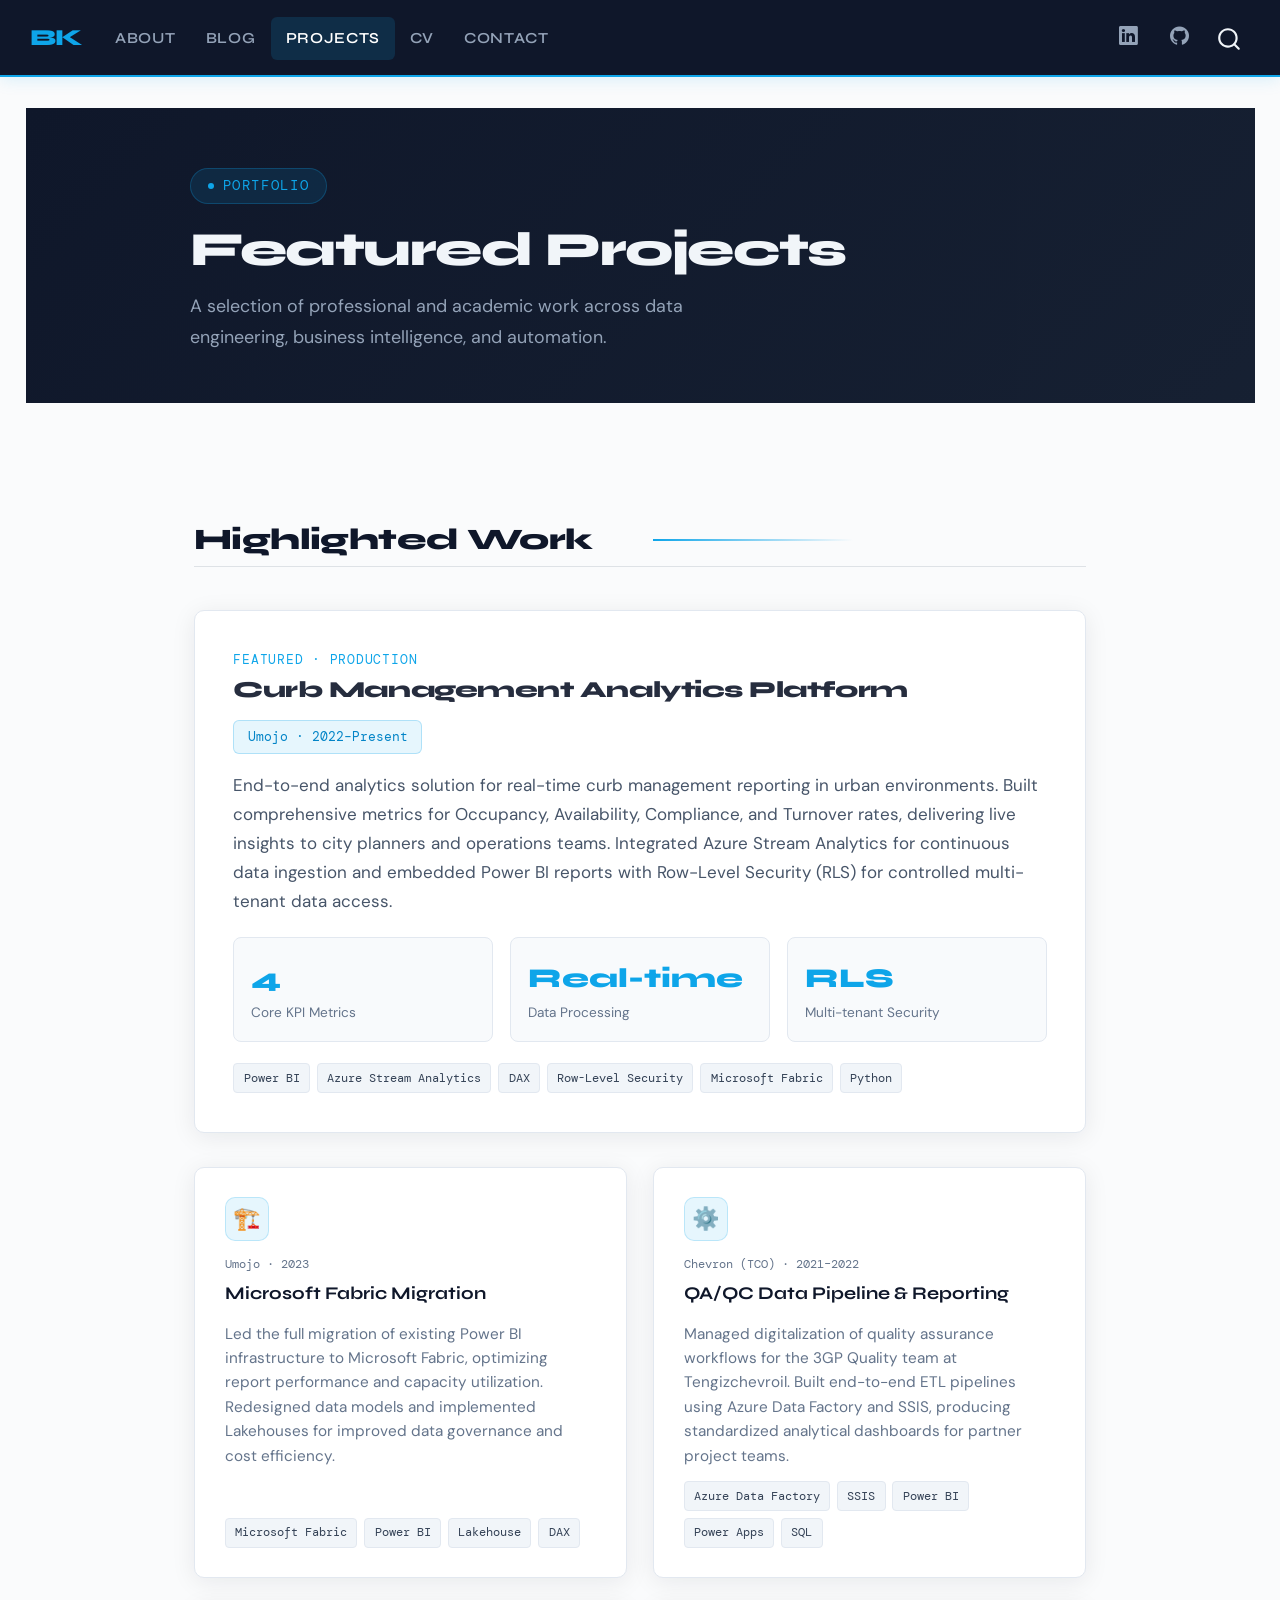
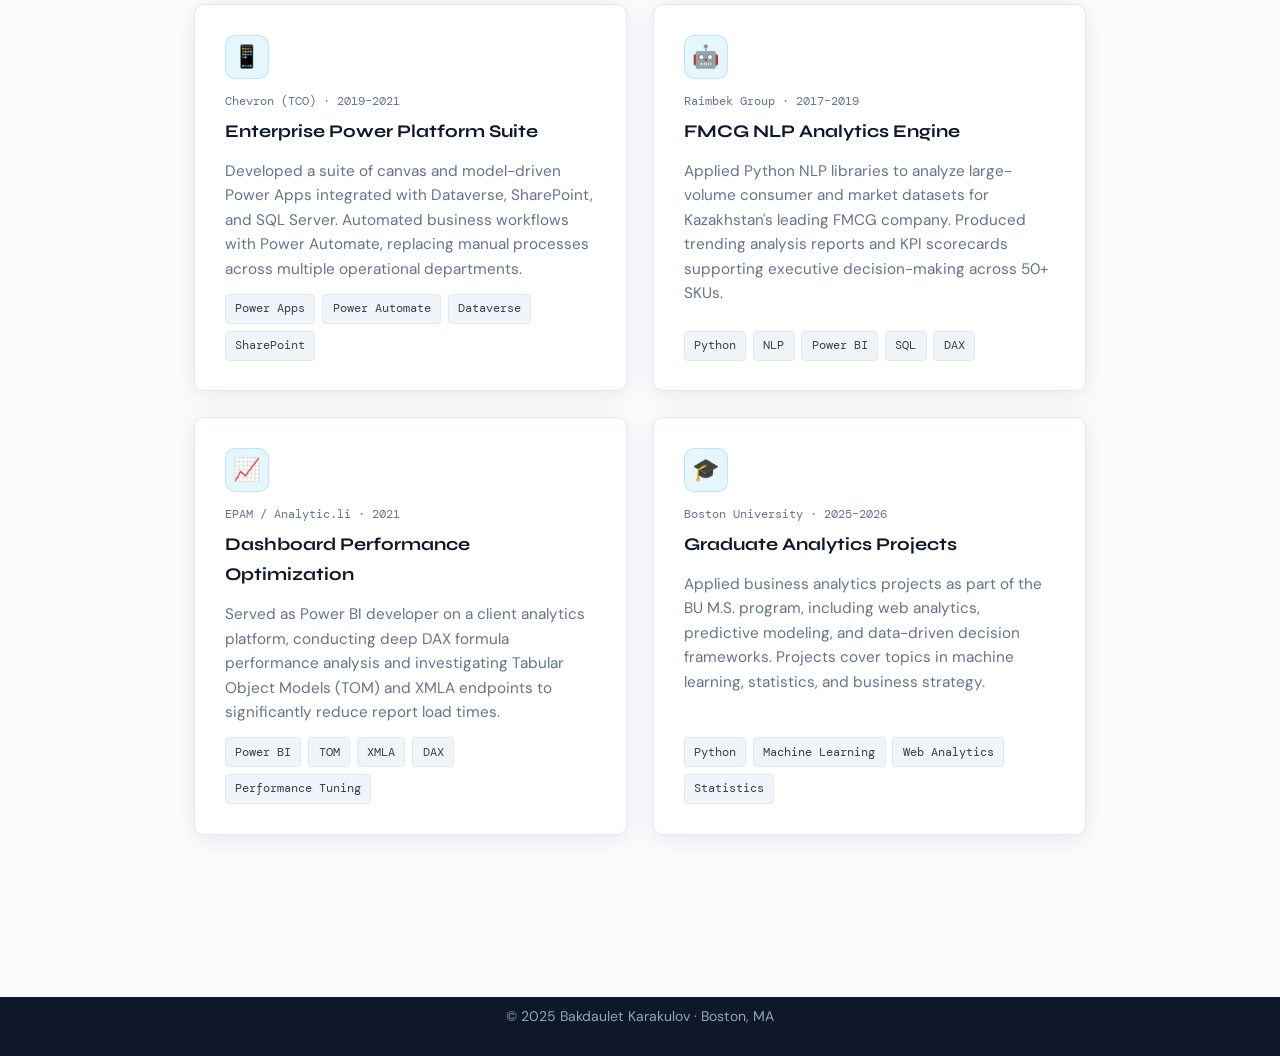
<file: docs/projects.html>
<!DOCTYPE html>
<html xmlns="http://www.w3.org/1999/xhtml" lang="en" xml:lang="en"><head>

<meta charset="utf-8">
<meta name="generator" content="quarto-1.8.27">

<meta name="viewport" content="width=device-width, initial-scale=1.0, user-scalable=yes">


<title>Projects – Bakdaulet Karakulov</title>
<style>
code{white-space: pre-wrap;}
span.smallcaps{font-variant: small-caps;}
div.columns{display: flex; gap: min(4vw, 1.5em);}
div.column{flex: auto; overflow-x: auto;}
div.hanging-indent{margin-left: 1.5em; text-indent: -1.5em;}
ul.task-list{list-style: none;}
ul.task-list li input[type="checkbox"] {
  width: 0.8em;
  margin: 0 0.8em 0.2em -1em; /* quarto-specific, see https://github.com/quarto-dev/quarto-cli/issues/4556 */ 
  vertical-align: middle;
}
</style>


<script src="site_libs/quarto-nav/quarto-nav.js"></script>
<script src="site_libs/quarto-nav/headroom.min.js"></script>
<script src="site_libs/clipboard/clipboard.min.js"></script>
<script src="site_libs/quarto-search/autocomplete.umd.js"></script>
<script src="site_libs/quarto-search/fuse.min.js"></script>
<script src="site_libs/quarto-search/quarto-search.js"></script>
<meta name="quarto:offset" content="./">
<link href="./images/favicon.png" rel="icon" type="image/png">
<script src="site_libs/quarto-html/quarto.js" type="module"></script>
<script src="site_libs/quarto-html/tabsets/tabsets.js" type="module"></script>
<script src="site_libs/quarto-html/axe/axe-check.js" type="module"></script>
<script src="site_libs/quarto-html/popper.min.js"></script>
<script src="site_libs/quarto-html/tippy.umd.min.js"></script>
<script src="site_libs/quarto-html/anchor.min.js"></script>
<link href="site_libs/quarto-html/tippy.css" rel="stylesheet">
<link href="site_libs/quarto-html/quarto-syntax-highlighting-ed96de9b727972fe78a7b5d16c58bf87.css" rel="stylesheet" id="quarto-text-highlighting-styles">
<script src="site_libs/bootstrap/bootstrap.min.js"></script>
<link href="site_libs/bootstrap/bootstrap-icons.css" rel="stylesheet">
<link href="site_libs/bootstrap/bootstrap-c4a0ec27df06d107f209e312098e7b75.min.css" rel="stylesheet" append-hash="true" id="quarto-bootstrap" data-mode="light">
<script id="quarto-search-options" type="application/json">{
  "location": "navbar",
  "copy-button": false,
  "collapse-after": 3,
  "panel-placement": "end",
  "type": "overlay",
  "limit": 50,
  "keyboard-shortcut": [
    "f",
    "/",
    "s"
  ],
  "show-item-context": false,
  "language": {
    "search-no-results-text": "No results",
    "search-matching-documents-text": "matching documents",
    "search-copy-link-title": "Copy link to search",
    "search-hide-matches-text": "Hide additional matches",
    "search-more-match-text": "more match in this document",
    "search-more-matches-text": "more matches in this document",
    "search-clear-button-title": "Clear",
    "search-text-placeholder": "",
    "search-detached-cancel-button-title": "Cancel",
    "search-submit-button-title": "Submit",
    "search-label": "Search"
  }
}</script>
<style>html{ scroll-behavior: smooth; }</style>


<link rel="stylesheet" href="styles.css">
</head>

<body class="nav-fixed quarto-light">

<div id="quarto-search-results"></div>
  <header id="quarto-header" class="headroom fixed-top">
    <nav class="navbar navbar-expand-lg " data-bs-theme="dark">
      <div class="navbar-container container-fluid">
      <div class="navbar-brand-container mx-auto">
    <a class="navbar-brand" href="./index.html">
    <span class="navbar-title">BK</span>
    </a>
  </div>
            <div id="quarto-search" class="" title="Search"></div>
          <button class="navbar-toggler" type="button" data-bs-toggle="collapse" data-bs-target="#navbarCollapse" aria-controls="navbarCollapse" role="menu" aria-expanded="false" aria-label="Toggle navigation" onclick="if (window.quartoToggleHeadroom) { window.quartoToggleHeadroom(); }">
  <span class="navbar-toggler-icon"></span>
</button>
          <div class="collapse navbar-collapse" id="navbarCollapse">
            <ul class="navbar-nav navbar-nav-scroll me-auto">
  <li class="nav-item">
    <a class="nav-link" href="./index.html"> 
<span class="menu-text">About</span></a>
  </li>  
  <li class="nav-item">
    <a class="nav-link" href="./blog/index.html"> 
<span class="menu-text">Blog</span></a>
  </li>  
  <li class="nav-item">
    <a class="nav-link active" href="./projects.html" aria-current="page"> 
<span class="menu-text">Projects</span></a>
  </li>  
  <li class="nav-item">
    <a class="nav-link" href="./cv.html"> 
<span class="menu-text">CV</span></a>
  </li>  
  <li class="nav-item">
    <a class="nav-link" href="./contact.html"> 
<span class="menu-text">Contact</span></a>
  </li>  
</ul>
            <ul class="navbar-nav navbar-nav-scroll ms-auto">
  <li class="nav-item compact">
    <a class="nav-link" href="https://www.linkedin.com/in/bakdault/"> <i class="bi bi-linkedin" role="img" aria-label="LinkedIn">
</i> 
<span class="menu-text"></span></a>
  </li>  
  <li class="nav-item compact">
    <a class="nav-link" href="https://github.com/bakdaulet"> <i class="bi bi-github" role="img" aria-label="GitHub">
</i> 
<span class="menu-text"></span></a>
  </li>  
</ul>
          </div> <!-- /navcollapse -->
            <div class="quarto-navbar-tools">
</div>
      </div> <!-- /container-fluid -->
    </nav>
</header>
<!-- content -->
<div id="quarto-content" class="quarto-container page-columns page-rows-contents page-layout-full page-navbar">
<!-- sidebar -->
<!-- margin-sidebar -->
    
<!-- main -->
<main class="content column-page" id="quarto-document-content">

<header id="title-block-header" class="quarto-title-block default">
<div class="quarto-title">
<h1 class="title">Projects</h1>
</div>



<div class="quarto-title-meta column-page">

    
  
    
  </div>
  


</header>


<div style="background:linear-gradient(135deg,#0f172a 0%,#162032 100%); padding:3.5rem 2rem 3rem;">
  <div style="max-width:900px; margin:0 auto;">
    <div class="hero-eyebrow" style="margin-bottom:1rem;">Portfolio</div>
    <h1 style="font-family:'Syne',sans-serif; font-size:clamp(1.8rem,4vw,2.8rem); font-weight:800; color:#f1f5f9; margin:0 0 .75rem; letter-spacing:-.03em;">Featured Projects</h1>
    <p style="color:#94a3b8; font-size:1.05rem; margin:0; max-width:560px;">
      A selection of professional and academic work across data engineering, 
      business intelligence, and automation.
    </p>
  </div>
</div>

<div class="section">

  <!-- Featured Project -->
  <h2 class="section-title anchored">Highlighted Work</h2>

  <div style="background:var(--white); border:1.5px solid var(--border); border-radius:var(--radius); padding:2.25rem; margin-bottom:2rem; box-shadow:var(--shadow);">
    <div style="display:flex; justify-content:space-between; align-items:flex-start; gap:1rem; flex-wrap:wrap; margin-bottom:1rem;">
      <div>
        <div style="font-family:'DM Mono',monospace; font-size:.75rem; color:#0ea5e9; letter-spacing:.06em; text-transform:uppercase; margin-bottom:.3rem;">Featured · Production</div>
        <h3 style="font-family:'Syne',sans-serif; font-size:1.35rem; font-weight:800; color:#0f172a; margin:0;" class="anchored">Curb Management Analytics Platform</h3>
      </div>
      <span style="background:rgba(14,165,233,.1); border:1.5px solid rgba(14,165,233,.25); color:#0284c7; font-family:'DM Mono',monospace; font-size:.75rem; border-radius:6px; padding:.3rem .8rem; white-space:nowrap;">Umojo · 2022–Present</span>
    </div>
    <p style="color:#475569; line-height:1.7; margin-bottom:1.25rem;">
      End-to-end analytics solution for real-time curb management reporting in urban environments. 
      Built comprehensive metrics for Occupancy, Availability, Compliance, and Turnover rates, 
      delivering live insights to city planners and operations teams. Integrated Azure Stream Analytics 
      for continuous data ingestion and embedded Power BI reports with Row-Level Security (RLS) 
      for controlled multi-tenant data access.
    </p>
    <div style="display:grid; grid-template-columns:repeat(auto-fill, minmax(200px,1fr)); gap:1rem; margin-bottom:1.25rem;">
      <div style="background:#f8fafc; border:1.5px solid #e2e8f0; border-radius:8px; padding:1rem;">
        <div style="font-family:'Syne',sans-serif; font-size:1.6rem; font-weight:800; color:#0ea5e9;">4</div>
        <div style="font-size:.8rem; color:#64748b;">Core KPI Metrics</div>
      </div>
      <div style="background:#f8fafc; border:1.5px solid #e2e8f0; border-radius:8px; padding:1rem;">
        <div style="font-family:'Syne',sans-serif; font-size:1.6rem; font-weight:800; color:#0ea5e9;">Real-time</div>
        <div style="font-size:.8rem; color:#64748b;">Data Processing</div>
      </div>
      <div style="background:#f8fafc; border:1.5px solid #e2e8f0; border-radius:8px; padding:1rem;">
        <div style="font-family:'Syne',sans-serif; font-size:1.6rem; font-weight:800; color:#0ea5e9;">RLS</div>
        <div style="font-size:.8rem; color:#64748b;">Multi-tenant Security</div>
      </div>
    </div>
    <div class="project-tags">
      <span class="project-tag">Power BI</span>
      <span class="project-tag">Azure Stream Analytics</span>
      <span class="project-tag">DAX</span>
      <span class="project-tag">Row-Level Security</span>
      <span class="project-tag">Microsoft Fabric</span>
      <span class="project-tag">Python</span>
    </div>
  </div>

  <!-- Project Grid -->
  <div class="projects-grid">

    <div class="project-card">
      <div class="project-icon">🏗️</div>
      <div>
        <div style="font-family:'DM Mono',monospace; font-size:.73rem; color:#64748b; margin-bottom:.2rem;">Umojo · 2023</div>
        <p class="project-title">Microsoft Fabric Migration</p>
      </div>
      <p class="project-desc">
        Led the full migration of existing Power BI infrastructure to Microsoft Fabric, 
        optimizing report performance and capacity utilization. Redesigned data models 
        and implemented Lakehouses for improved data governance and cost efficiency.
      </p>
      <div class="project-tags">
        <span class="project-tag">Microsoft Fabric</span>
        <span class="project-tag">Power BI</span>
        <span class="project-tag">Lakehouse</span>
        <span class="project-tag">DAX</span>
      </div>
    </div>

    <div class="project-card">
      <div class="project-icon">⚙️</div>
      <div>
        <div style="font-family:'DM Mono',monospace; font-size:.73rem; color:#64748b; margin-bottom:.2rem;">Chevron (TCO) · 2021–2022</div>
        <p class="project-title">QA/QC Data Pipeline &amp; Reporting</p>
      </div>
      <p class="project-desc">
        Managed digitalization of quality assurance workflows for the 3GP Quality team at 
        Tengizchevroil. Built end-to-end ETL pipelines using Azure Data Factory and SSIS, 
        producing standardized analytical dashboards for partner project teams.
      </p>
      <div class="project-tags">
        <span class="project-tag">Azure Data Factory</span>
        <span class="project-tag">SSIS</span>
        <span class="project-tag">Power BI</span>
        <span class="project-tag">Power Apps</span>
        <span class="project-tag">SQL</span>
      </div>
    </div>

    <div class="project-card">
      <div class="project-icon">📱</div>
      <div>
        <div style="font-family:'DM Mono',monospace; font-size:.73rem; color:#64748b; margin-bottom:.2rem;">Chevron (TCO) · 2019–2021</div>
        <p class="project-title">Enterprise Power Platform Suite</p>
      </div>
      <p class="project-desc">
        Developed a suite of canvas and model-driven Power Apps integrated with Dataverse, 
        SharePoint, and SQL Server. Automated business workflows with Power Automate, 
        replacing manual processes across multiple operational departments.
      </p>
      <div class="project-tags">
        <span class="project-tag">Power Apps</span>
        <span class="project-tag">Power Automate</span>
        <span class="project-tag">Dataverse</span>
        <span class="project-tag">SharePoint</span>
      </div>
    </div>

    <div class="project-card">
      <div class="project-icon">🤖</div>
      <div>
        <div style="font-family:'DM Mono',monospace; font-size:.73rem; color:#64748b; margin-bottom:.2rem;">Raimbek Group · 2017–2019</div>
        <p class="project-title">FMCG NLP Analytics Engine</p>
      </div>
      <p class="project-desc">
        Applied Python NLP libraries to analyze large-volume consumer and market datasets 
        for Kazakhstan's leading FMCG company. Produced trending analysis reports and 
        KPI scorecards supporting executive decision-making across 50+ SKUs.
      </p>
      <div class="project-tags">
        <span class="project-tag">Python</span>
        <span class="project-tag">NLP</span>
        <span class="project-tag">Power BI</span>
        <span class="project-tag">SQL</span>
        <span class="project-tag">DAX</span>
      </div>
    </div>

    <div class="project-card">
      <div class="project-icon">📈</div>
      <div>
        <div style="font-family:'DM Mono',monospace; font-size:.73rem; color:#64748b; margin-bottom:.2rem;">EPAM / Analytic.li · 2021</div>
        <p class="project-title">Dashboard Performance Optimization</p>
      </div>
      <p class="project-desc">
        Served as Power BI developer on a client analytics platform, conducting deep 
        DAX formula performance analysis and investigating Tabular Object Models (TOM) 
        and XMLA endpoints to significantly reduce report load times.
      </p>
      <div class="project-tags">
        <span class="project-tag">Power BI</span>
        <span class="project-tag">TOM</span>
        <span class="project-tag">XMLA</span>
        <span class="project-tag">DAX</span>
        <span class="project-tag">Performance Tuning</span>
      </div>
    </div>

    <div class="project-card">
      <div class="project-icon">🎓</div>
      <div>
        <div style="font-family:'DM Mono',monospace; font-size:.73rem; color:#64748b; margin-bottom:.2rem;">Boston University · 2025–2026</div>
        <p class="project-title">Graduate Analytics Projects</p>
      </div>
      <p class="project-desc">
        Applied business analytics projects as part of the BU M.S. program, including 
        web analytics, predictive modeling, and data-driven decision frameworks. 
        Projects cover topics in machine learning, statistics, and business strategy.
      </p>
      <div class="project-tags">
        <span class="project-tag">Python</span>
        <span class="project-tag">Machine Learning</span>
        <span class="project-tag">Web Analytics</span>
        <span class="project-tag">Statistics</span>
      </div>
    </div>

  </div>
</div>



</main> <!-- /main -->
<script id="quarto-html-after-body" type="application/javascript">
  window.document.addEventListener("DOMContentLoaded", function (event) {
    const icon = "";
    const anchorJS = new window.AnchorJS();
    anchorJS.options = {
      placement: 'right',
      icon: icon
    };
    anchorJS.add('.anchored');
    const isCodeAnnotation = (el) => {
      for (const clz of el.classList) {
        if (clz.startsWith('code-annotation-')) {                     
          return true;
        }
      }
      return false;
    }
    const onCopySuccess = function(e) {
      // button target
      const button = e.trigger;
      // don't keep focus
      button.blur();
      // flash "checked"
      button.classList.add('code-copy-button-checked');
      var currentTitle = button.getAttribute("title");
      button.setAttribute("title", "Copied!");
      let tooltip;
      if (window.bootstrap) {
        button.setAttribute("data-bs-toggle", "tooltip");
        button.setAttribute("data-bs-placement", "left");
        button.setAttribute("data-bs-title", "Copied!");
        tooltip = new bootstrap.Tooltip(button, 
          { trigger: "manual", 
            customClass: "code-copy-button-tooltip",
            offset: [0, -8]});
        tooltip.show();    
      }
      setTimeout(function() {
        if (tooltip) {
          tooltip.hide();
          button.removeAttribute("data-bs-title");
          button.removeAttribute("data-bs-toggle");
          button.removeAttribute("data-bs-placement");
        }
        button.setAttribute("title", currentTitle);
        button.classList.remove('code-copy-button-checked');
      }, 1000);
      // clear code selection
      e.clearSelection();
    }
    const getTextToCopy = function(trigger) {
      const outerScaffold = trigger.parentElement.cloneNode(true);
      const codeEl = outerScaffold.querySelector('code');
      for (const childEl of codeEl.children) {
        if (isCodeAnnotation(childEl)) {
          childEl.remove();
        }
      }
      return codeEl.innerText;
    }
    const clipboard = new window.ClipboardJS('.code-copy-button:not([data-in-quarto-modal])', {
      text: getTextToCopy
    });
    clipboard.on('success', onCopySuccess);
    if (window.document.getElementById('quarto-embedded-source-code-modal')) {
      const clipboardModal = new window.ClipboardJS('.code-copy-button[data-in-quarto-modal]', {
        text: getTextToCopy,
        container: window.document.getElementById('quarto-embedded-source-code-modal')
      });
      clipboardModal.on('success', onCopySuccess);
    }
      var localhostRegex = new RegExp(/^(?:http|https):\/\/localhost\:?[0-9]*\//);
      var mailtoRegex = new RegExp(/^mailto:/);
        var filterRegex = new RegExp('/' + window.location.host + '/');
      var isInternal = (href) => {
          return filterRegex.test(href) || localhostRegex.test(href) || mailtoRegex.test(href);
      }
      // Inspect non-navigation links and adorn them if external
     var links = window.document.querySelectorAll('a[href]:not(.nav-link):not(.navbar-brand):not(.toc-action):not(.sidebar-link):not(.sidebar-item-toggle):not(.pagination-link):not(.no-external):not([aria-hidden]):not(.dropdown-item):not(.quarto-navigation-tool):not(.about-link)');
      for (var i=0; i<links.length; i++) {
        const link = links[i];
        if (!isInternal(link.href)) {
          // undo the damage that might have been done by quarto-nav.js in the case of
          // links that we want to consider external
          if (link.dataset.originalHref !== undefined) {
            link.href = link.dataset.originalHref;
          }
            // target, if specified
            link.setAttribute("target", "_blank");
            if (link.getAttribute("rel") === null) {
              link.setAttribute("rel", "noopener");
            }
        }
      }
    function tippyHover(el, contentFn, onTriggerFn, onUntriggerFn) {
      const config = {
        allowHTML: true,
        maxWidth: 500,
        delay: 100,
        arrow: false,
        appendTo: function(el) {
            return el.parentElement;
        },
        interactive: true,
        interactiveBorder: 10,
        theme: 'quarto',
        placement: 'bottom-start',
      };
      if (contentFn) {
        config.content = contentFn;
      }
      if (onTriggerFn) {
        config.onTrigger = onTriggerFn;
      }
      if (onUntriggerFn) {
        config.onUntrigger = onUntriggerFn;
      }
      window.tippy(el, config); 
    }
    const noterefs = window.document.querySelectorAll('a[role="doc-noteref"]');
    for (var i=0; i<noterefs.length; i++) {
      const ref = noterefs[i];
      tippyHover(ref, function() {
        // use id or data attribute instead here
        let href = ref.getAttribute('data-footnote-href') || ref.getAttribute('href');
        try { href = new URL(href).hash; } catch {}
        const id = href.replace(/^#\/?/, "");
        const note = window.document.getElementById(id);
        if (note) {
          return note.innerHTML;
        } else {
          return "";
        }
      });
    }
    const xrefs = window.document.querySelectorAll('a.quarto-xref');
    const processXRef = (id, note) => {
      // Strip column container classes
      const stripColumnClz = (el) => {
        el.classList.remove("page-full", "page-columns");
        if (el.children) {
          for (const child of el.children) {
            stripColumnClz(child);
          }
        }
      }
      stripColumnClz(note)
      if (id === null || id.startsWith('sec-')) {
        // Special case sections, only their first couple elements
        const container = document.createElement("div");
        if (note.children && note.children.length > 2) {
          container.appendChild(note.children[0].cloneNode(true));
          for (let i = 1; i < note.children.length; i++) {
            const child = note.children[i];
            if (child.tagName === "P" && child.innerText === "") {
              continue;
            } else {
              container.appendChild(child.cloneNode(true));
              break;
            }
          }
          if (window.Quarto?.typesetMath) {
            window.Quarto.typesetMath(container);
          }
          return container.innerHTML
        } else {
          if (window.Quarto?.typesetMath) {
            window.Quarto.typesetMath(note);
          }
          return note.innerHTML;
        }
      } else {
        // Remove any anchor links if they are present
        const anchorLink = note.querySelector('a.anchorjs-link');
        if (anchorLink) {
          anchorLink.remove();
        }
        if (window.Quarto?.typesetMath) {
          window.Quarto.typesetMath(note);
        }
        if (note.classList.contains("callout")) {
          return note.outerHTML;
        } else {
          return note.innerHTML;
        }
      }
    }
    for (var i=0; i<xrefs.length; i++) {
      const xref = xrefs[i];
      tippyHover(xref, undefined, function(instance) {
        instance.disable();
        let url = xref.getAttribute('href');
        let hash = undefined; 
        if (url.startsWith('#')) {
          hash = url;
        } else {
          try { hash = new URL(url).hash; } catch {}
        }
        if (hash) {
          const id = hash.replace(/^#\/?/, "");
          const note = window.document.getElementById(id);
          if (note !== null) {
            try {
              const html = processXRef(id, note.cloneNode(true));
              instance.setContent(html);
            } finally {
              instance.enable();
              instance.show();
            }
          } else {
            // See if we can fetch this
            fetch(url.split('#')[0])
            .then(res => res.text())
            .then(html => {
              const parser = new DOMParser();
              const htmlDoc = parser.parseFromString(html, "text/html");
              const note = htmlDoc.getElementById(id);
              if (note !== null) {
                const html = processXRef(id, note);
                instance.setContent(html);
              } 
            }).finally(() => {
              instance.enable();
              instance.show();
            });
          }
        } else {
          // See if we can fetch a full url (with no hash to target)
          // This is a special case and we should probably do some content thinning / targeting
          fetch(url)
          .then(res => res.text())
          .then(html => {
            const parser = new DOMParser();
            const htmlDoc = parser.parseFromString(html, "text/html");
            const note = htmlDoc.querySelector('main.content');
            if (note !== null) {
              // This should only happen for chapter cross references
              // (since there is no id in the URL)
              // remove the first header
              if (note.children.length > 0 && note.children[0].tagName === "HEADER") {
                note.children[0].remove();
              }
              const html = processXRef(null, note);
              instance.setContent(html);
            } 
          }).finally(() => {
            instance.enable();
            instance.show();
          });
        }
      }, function(instance) {
      });
    }
        let selectedAnnoteEl;
        const selectorForAnnotation = ( cell, annotation) => {
          let cellAttr = 'data-code-cell="' + cell + '"';
          let lineAttr = 'data-code-annotation="' +  annotation + '"';
          const selector = 'span[' + cellAttr + '][' + lineAttr + ']';
          return selector;
        }
        const selectCodeLines = (annoteEl) => {
          const doc = window.document;
          const targetCell = annoteEl.getAttribute("data-target-cell");
          const targetAnnotation = annoteEl.getAttribute("data-target-annotation");
          const annoteSpan = window.document.querySelector(selectorForAnnotation(targetCell, targetAnnotation));
          const lines = annoteSpan.getAttribute("data-code-lines").split(",");
          const lineIds = lines.map((line) => {
            return targetCell + "-" + line;
          })
          let top = null;
          let height = null;
          let parent = null;
          if (lineIds.length > 0) {
              //compute the position of the single el (top and bottom and make a div)
              const el = window.document.getElementById(lineIds[0]);
              top = el.offsetTop;
              height = el.offsetHeight;
              parent = el.parentElement.parentElement;
            if (lineIds.length > 1) {
              const lastEl = window.document.getElementById(lineIds[lineIds.length - 1]);
              const bottom = lastEl.offsetTop + lastEl.offsetHeight;
              height = bottom - top;
            }
            if (top !== null && height !== null && parent !== null) {
              // cook up a div (if necessary) and position it 
              let div = window.document.getElementById("code-annotation-line-highlight");
              if (div === null) {
                div = window.document.createElement("div");
                div.setAttribute("id", "code-annotation-line-highlight");
                div.style.position = 'absolute';
                parent.appendChild(div);
              }
              div.style.top = top - 2 + "px";
              div.style.height = height + 4 + "px";
              div.style.left = 0;
              let gutterDiv = window.document.getElementById("code-annotation-line-highlight-gutter");
              if (gutterDiv === null) {
                gutterDiv = window.document.createElement("div");
                gutterDiv.setAttribute("id", "code-annotation-line-highlight-gutter");
                gutterDiv.style.position = 'absolute';
                const codeCell = window.document.getElementById(targetCell);
                const gutter = codeCell.querySelector('.code-annotation-gutter');
                gutter.appendChild(gutterDiv);
              }
              gutterDiv.style.top = top - 2 + "px";
              gutterDiv.style.height = height + 4 + "px";
            }
            selectedAnnoteEl = annoteEl;
          }
        };
        const unselectCodeLines = () => {
          const elementsIds = ["code-annotation-line-highlight", "code-annotation-line-highlight-gutter"];
          elementsIds.forEach((elId) => {
            const div = window.document.getElementById(elId);
            if (div) {
              div.remove();
            }
          });
          selectedAnnoteEl = undefined;
        };
          // Handle positioning of the toggle
      window.addEventListener(
        "resize",
        throttle(() => {
          elRect = undefined;
          if (selectedAnnoteEl) {
            selectCodeLines(selectedAnnoteEl);
          }
        }, 10)
      );
      function throttle(fn, ms) {
      let throttle = false;
      let timer;
        return (...args) => {
          if(!throttle) { // first call gets through
              fn.apply(this, args);
              throttle = true;
          } else { // all the others get throttled
              if(timer) clearTimeout(timer); // cancel #2
              timer = setTimeout(() => {
                fn.apply(this, args);
                timer = throttle = false;
              }, ms);
          }
        };
      }
        // Attach click handler to the DT
        const annoteDls = window.document.querySelectorAll('dt[data-target-cell]');
        for (const annoteDlNode of annoteDls) {
          annoteDlNode.addEventListener('click', (event) => {
            const clickedEl = event.target;
            if (clickedEl !== selectedAnnoteEl) {
              unselectCodeLines();
              const activeEl = window.document.querySelector('dt[data-target-cell].code-annotation-active');
              if (activeEl) {
                activeEl.classList.remove('code-annotation-active');
              }
              selectCodeLines(clickedEl);
              clickedEl.classList.add('code-annotation-active');
            } else {
              // Unselect the line
              unselectCodeLines();
              clickedEl.classList.remove('code-annotation-active');
            }
          });
        }
    const findCites = (el) => {
      const parentEl = el.parentElement;
      if (parentEl) {
        const cites = parentEl.dataset.cites;
        if (cites) {
          return {
            el,
            cites: cites.split(' ')
          };
        } else {
          return findCites(el.parentElement)
        }
      } else {
        return undefined;
      }
    };
    var bibliorefs = window.document.querySelectorAll('a[role="doc-biblioref"]');
    for (var i=0; i<bibliorefs.length; i++) {
      const ref = bibliorefs[i];
      const citeInfo = findCites(ref);
      if (citeInfo) {
        tippyHover(citeInfo.el, function() {
          var popup = window.document.createElement('div');
          citeInfo.cites.forEach(function(cite) {
            var citeDiv = window.document.createElement('div');
            citeDiv.classList.add('hanging-indent');
            citeDiv.classList.add('csl-entry');
            var biblioDiv = window.document.getElementById('ref-' + cite);
            if (biblioDiv) {
              citeDiv.innerHTML = biblioDiv.innerHTML;
            }
            popup.appendChild(citeDiv);
          });
          return popup.innerHTML;
        });
      }
    }
  });
  </script>
</div> <!-- /content -->
<footer class="footer">
  <div class="nav-footer">
    <div class="nav-footer-left">
      &nbsp;
    </div>   
    <div class="nav-footer-center">
<p>© 2025 Bakdaulet Karakulov · Boston, MA</p>
</div>
    <div class="nav-footer-right">
      &nbsp;
    </div>
  </div>
</footer>




<script src="site_libs/quarto-html/zenscroll-min.js"></script>
</body></html>
</file>
<file: docs/site_libs/quarto-html/tippy.css>
.tippy-box[data-animation=fade][data-state=hidden]{opacity:0}[data-tippy-root]{max-width:calc(100vw - 10px)}.tippy-box{position:relative;background-color:#333;color:#fff;border-radius:4px;font-size:14px;line-height:1.4;white-space:normal;outline:0;transition-property:transform,visibility,opacity}.tippy-box[data-placement^=top]>.tippy-arrow{bottom:0}.tippy-box[data-placement^=top]>.tippy-arrow:before{bottom:-7px;left:0;border-width:8px 8px 0;border-top-color:initial;transform-origin:center top}.tippy-box[data-placement^=bottom]>.tippy-arrow{top:0}.tippy-box[data-placement^=bottom]>.tippy-arrow:before{top:-7px;left:0;border-width:0 8px 8px;border-bottom-color:initial;transform-origin:center bottom}.tippy-box[data-placement^=left]>.tippy-arrow{right:0}.tippy-box[data-placement^=left]>.tippy-arrow:before{border-width:8px 0 8px 8px;border-left-color:initial;right:-7px;transform-origin:center left}.tippy-box[data-placement^=right]>.tippy-arrow{left:0}.tippy-box[data-placement^=right]>.tippy-arrow:before{left:-7px;border-width:8px 8px 8px 0;border-right-color:initial;transform-origin:center right}.tippy-box[data-inertia][data-state=visible]{transition-timing-function:cubic-bezier(.54,1.5,.38,1.11)}.tippy-arrow{width:16px;height:16px;color:#333}.tippy-arrow:before{content:"";position:absolute;border-color:transparent;border-style:solid}.tippy-content{position:relative;padding:5px 9px;z-index:1}
</file>
<file: docs/site_libs/quarto-html/quarto-syntax-highlighting-ed96de9b727972fe78a7b5d16c58bf87.css>
/* quarto syntax highlight colors */
:root {
  --quarto-hl-ot-color: #003B4F;
  --quarto-hl-at-color: #657422;
  --quarto-hl-ss-color: #20794D;
  --quarto-hl-an-color: #5E5E5E;
  --quarto-hl-fu-color: #4758AB;
  --quarto-hl-st-color: #20794D;
  --quarto-hl-cf-color: #003B4F;
  --quarto-hl-op-color: #5E5E5E;
  --quarto-hl-er-color: #AD0000;
  --quarto-hl-bn-color: #AD0000;
  --quarto-hl-al-color: #AD0000;
  --quarto-hl-va-color: #111111;
  --quarto-hl-bu-color: inherit;
  --quarto-hl-ex-color: inherit;
  --quarto-hl-pp-color: #AD0000;
  --quarto-hl-in-color: #5E5E5E;
  --quarto-hl-vs-color: #20794D;
  --quarto-hl-wa-color: #5E5E5E;
  --quarto-hl-do-color: #5E5E5E;
  --quarto-hl-im-color: #00769E;
  --quarto-hl-ch-color: #20794D;
  --quarto-hl-dt-color: #AD0000;
  --quarto-hl-fl-color: #AD0000;
  --quarto-hl-co-color: #5E5E5E;
  --quarto-hl-cv-color: #5E5E5E;
  --quarto-hl-cn-color: #8f5902;
  --quarto-hl-sc-color: #5E5E5E;
  --quarto-hl-dv-color: #AD0000;
  --quarto-hl-kw-color: #003B4F;
}

/* other quarto variables */
:root {
  --quarto-font-monospace: SFMono-Regular, Menlo, Monaco, Consolas, "Liberation Mono", "Courier New", monospace;
}

/* syntax highlight based on Pandoc's rules */
pre > code.sourceCode > span {
  color: #003B4F;
}

code.sourceCode > span {
  color: #003B4F;
}

div.sourceCode,
div.sourceCode pre.sourceCode {
  color: #003B4F;
}

/* Normal */
code span {
  color: #003B4F;
}

/* Alert */
code span.al {
  color: #AD0000;
  font-style: inherit;
}

/* Annotation */
code span.an {
  color: #5E5E5E;
  font-style: inherit;
}

/* Attribute */
code span.at {
  color: #657422;
  font-style: inherit;
}

/* BaseN */
code span.bn {
  color: #AD0000;
  font-style: inherit;
}

/* BuiltIn */
code span.bu {
  font-style: inherit;
}

/* ControlFlow */
code span.cf {
  color: #003B4F;
  font-weight: bold;
  font-style: inherit;
}

/* Char */
code span.ch {
  color: #20794D;
  font-style: inherit;
}

/* Constant */
code span.cn {
  color: #8f5902;
  font-style: inherit;
}

/* Comment */
code span.co {
  color: #5E5E5E;
  font-style: inherit;
}

/* CommentVar */
code span.cv {
  color: #5E5E5E;
  font-style: italic;
}

/* Documentation */
code span.do {
  color: #5E5E5E;
  font-style: italic;
}

/* DataType */
code span.dt {
  color: #AD0000;
  font-style: inherit;
}

/* DecVal */
code span.dv {
  color: #AD0000;
  font-style: inherit;
}

/* Error */
code span.er {
  color: #AD0000;
  font-style: inherit;
}

/* Extension */
code span.ex {
  font-style: inherit;
}

/* Float */
code span.fl {
  color: #AD0000;
  font-style: inherit;
}

/* Function */
code span.fu {
  color: #4758AB;
  font-style: inherit;
}

/* Import */
code span.im {
  color: #00769E;
  font-style: inherit;
}

/* Information */
code span.in {
  color: #5E5E5E;
  font-style: inherit;
}

/* Keyword */
code span.kw {
  color: #003B4F;
  font-weight: bold;
  font-style: inherit;
}

/* Operator */
code span.op {
  color: #5E5E5E;
  font-style: inherit;
}

/* Other */
code span.ot {
  color: #003B4F;
  font-style: inherit;
}

/* Preprocessor */
code span.pp {
  color: #AD0000;
  font-style: inherit;
}

/* SpecialChar */
code span.sc {
  color: #5E5E5E;
  font-style: inherit;
}

/* SpecialString */
code span.ss {
  color: #20794D;
  font-style: inherit;
}

/* String */
code span.st {
  color: #20794D;
  font-style: inherit;
}

/* Variable */
code span.va {
  color: #111111;
  font-style: inherit;
}

/* VerbatimString */
code span.vs {
  color: #20794D;
  font-style: inherit;
}

/* Warning */
code span.wa {
  color: #5E5E5E;
  font-style: italic;
}

.prevent-inlining {
  content: "</";
}

/*# sourceMappingURL=0920dd6d7437995b8cdf7429764427b1.css.map */
</file>
<file: docs/styles.css>
/* ============================================================
   BAKDAULET KARAKULOV — PORTFOLIO STYLES
   ============================================================ */

@import url('https://fonts.googleapis.com/css2?family=Syne:wght@400;600;700;800&family=DM+Sans:ital,wght@0,300;0,400;0,500;1,400&family=DM+Mono:wght@400;500&display=swap');

/* ── Root Variables ───────────────────────────────────────── */
:root {
  --navy:    #0f172a;
  --navy-2:  #1e293b;
  --navy-3:  #334155;
  --sky:     #0ea5e9;
  --sky-2:   #38bdf8;
  --amber:   #f59e0b;
  --slate:   #64748b;
  --light:   #f1f5f9;
  --white:   #ffffff;
  --border:  #e2e8f0;
  --radius:  10px;
  --shadow:  0 4px 24px rgba(15,23,42,.08);
  --shadow-lg: 0 12px 48px rgba(15,23,42,.14);
}

/* ── Base ─────────────────────────────────────────────────── */
body {
  font-family: 'DM Sans', sans-serif;
  font-size: 1rem;
  color: var(--navy-3);
  background: #fafbfc;
  line-height: 1.7;
}

h1, h2, h3, h4, h5 {
  font-family: 'Syne', sans-serif;
  font-weight: 700;
  color: var(--navy);
  letter-spacing: -0.02em;
}

a {
  color: var(--sky);
  text-decoration: none;
  transition: color .2s;
}
a:hover { color: var(--amber); text-decoration: none; }

code, pre {
  font-family: 'DM Mono', monospace;
  font-size: .875em;
}

/* ── Navbar ───────────────────────────────────────────────── */
.navbar {
  background: var(--navy) !important;
  padding: .75rem 1.5rem;
  border-bottom: 2px solid var(--sky);
  box-shadow: 0 2px 16px rgba(14,165,233,.15);
}

.navbar-brand {
  font-family: 'Syne', sans-serif;
  font-weight: 800;
  font-size: 1.35rem;
  color: var(--sky) !important;
  letter-spacing: -.02em;
}

.navbar-nav .nav-link {
  font-family: 'Syne', sans-serif;
  font-weight: 600;
  font-size: .9rem;
  letter-spacing: .04em;
  text-transform: uppercase;
  color: #94a3b8 !important;
  padding: .5rem .9rem !important;
  border-radius: 6px;
  transition: all .2s;
}
.navbar-nav .nav-link:hover,
.navbar-nav .nav-link.active {
  color: var(--white) !important;
  background: rgba(14,165,233,.15);
}

/* ── Hero Section ─────────────────────────────────────────── */
.hero {
  background: linear-gradient(135deg, var(--navy) 0%, #162032 55%, #1a2744 100%);
  color: var(--white);
  padding: 6rem 2rem 5rem;
  position: relative;
  overflow: hidden;
}

.hero::before {
  content: '';
  position: absolute;
  top: -50%;
  right: -20%;
  width: 700px;
  height: 700px;
  background: radial-gradient(circle, rgba(14,165,233,.12) 0%, transparent 70%);
  pointer-events: none;
}

.hero::after {
  content: '';
  position: absolute;
  bottom: -30%;
  left: -10%;
  width: 500px;
  height: 500px;
  background: radial-gradient(circle, rgba(245,158,11,.07) 0%, transparent 65%);
  pointer-events: none;
}

.hero-inner {
  max-width: 900px;
  margin: 0 auto;
  position: relative;
  z-index: 1;
}

.hero-eyebrow {
  display: inline-flex;
  align-items: center;
  gap: .5rem;
  font-family: 'DM Mono', monospace;
  font-size: .8rem;
  letter-spacing: .12em;
  text-transform: uppercase;
  color: var(--sky);
  background: rgba(14,165,233,.12);
  border: 1px solid rgba(14,165,233,.25);
  border-radius: 50px;
  padding: .35rem 1rem;
  margin-bottom: 1.5rem;
}

.hero-eyebrow::before {
  content: '';
  width: 6px;
  height: 6px;
  background: var(--sky);
  border-radius: 50%;
  animation: blink 1.5s infinite;
}

@keyframes blink {
  0%, 100% { opacity: 1; }
  50% { opacity: .3; }
}

.hero h1 {
  font-family: 'Syne', sans-serif;
  font-size: clamp(2.4rem, 5vw, 4rem);
  font-weight: 800;
  color: var(--white);
  line-height: 1.1;
  margin: 0 0 1rem;
  letter-spacing: -.03em;
}

.hero h1 span {
  color: var(--sky);
}

.hero-sub {
  font-size: 1.15rem;
  color: #94a3b8;
  max-width: 580px;
  margin: 0 0 2.5rem;
  line-height: 1.65;
}

.hero-tags {
  display: flex;
  flex-wrap: wrap;
  gap: .5rem;
  margin-bottom: 2.5rem;
}

.hero-tag {
  font-family: 'DM Mono', monospace;
  font-size: .8rem;
  color: #cbd5e1;
  background: rgba(255,255,255,.06);
  border: 1px solid rgba(255,255,255,.1);
  border-radius: 6px;
  padding: .3rem .75rem;
}

.hero-btns {
  display: flex;
  gap: 1rem;
  flex-wrap: wrap;
}

.btn-primary-custom {
  font-family: 'Syne', sans-serif;
  font-weight: 700;
  font-size: .9rem;
  background: var(--sky);
  color: var(--navy);
  border: none;
  border-radius: 8px;
  padding: .75rem 1.75rem;
  cursor: pointer;
  transition: all .2s;
  text-decoration: none;
  display: inline-block;
}
.btn-primary-custom:hover {
  background: var(--sky-2);
  color: var(--navy);
  transform: translateY(-2px);
  box-shadow: 0 6px 20px rgba(14,165,233,.35);
}

.btn-outline-custom {
  font-family: 'Syne', sans-serif;
  font-weight: 700;
  font-size: .9rem;
  background: transparent;
  color: var(--white);
  border: 1.5px solid rgba(255,255,255,.25);
  border-radius: 8px;
  padding: .75rem 1.75rem;
  cursor: pointer;
  transition: all .2s;
  text-decoration: none;
  display: inline-block;
}
.btn-outline-custom:hover {
  border-color: var(--sky);
  color: var(--sky);
  transform: translateY(-2px);
}

/* ── Section Containers ───────────────────────────────────── */
.section {
  padding: 5rem 2rem;
  max-width: 960px;
  margin: 0 auto;
}

.section-title {
  font-family: 'Syne', sans-serif;
  font-size: 1.75rem;
  font-weight: 800;
  color: var(--navy);
  margin-bottom: 2.5rem;
  display: flex;
  align-items: center;
  gap: .75rem;
}

.section-title::after {
  content: '';
  flex: 1;
  height: 2px;
  background: linear-gradient(to right, var(--sky), transparent);
  max-width: 200px;
}

/* ── Cards ────────────────────────────────────────────────── */
.card-custom {
  background: var(--white);
  border: 1.5px solid var(--border);
  border-radius: var(--radius);
  padding: 2rem;
  box-shadow: var(--shadow);
  transition: all .25s;
}

.card-custom:hover {
  border-color: var(--sky);
  box-shadow: var(--shadow-lg);
  transform: translateY(-3px);
}

/* ── Skill Badges ─────────────────────────────────────────── */
.skill-grid {
  display: flex;
  flex-wrap: wrap;
  gap: .5rem;
  margin-top: 1rem;
}

.skill-badge {
  font-family: 'DM Mono', monospace;
  font-size: .8rem;
  font-weight: 500;
  color: var(--navy-2);
  background: var(--light);
  border: 1.5px solid var(--border);
  border-radius: 6px;
  padding: .3rem .8rem;
  transition: all .15s;
}

.skill-badge:hover {
  background: rgba(14,165,233,.08);
  border-color: var(--sky);
  color: var(--sky);
}

.skill-badge.highlight {
  background: rgba(14,165,233,.08);
  border-color: rgba(14,165,233,.3);
  color: #0284c7;
}

/* ── Experience Timeline ──────────────────────────────────── */
.timeline {
  position: relative;
  padding-left: 2.5rem;
}

.timeline::before {
  content: '';
  position: absolute;
  left: 0;
  top: 0;
  bottom: 0;
  width: 2px;
  background: linear-gradient(to bottom, var(--sky), var(--border));
}

.timeline-item {
  position: relative;
  padding-bottom: 2.5rem;
}

.timeline-item::before {
  content: '';
  position: absolute;
  left: -2.9rem;
  top: .4rem;
  width: 10px;
  height: 10px;
  border-radius: 50%;
  background: var(--sky);
  border: 2.5px solid var(--white);
  box-shadow: 0 0 0 2px var(--sky);
}

.timeline-date {
  font-family: 'DM Mono', monospace;
  font-size: .78rem;
  color: var(--sky);
  letter-spacing: .04em;
  margin-bottom: .25rem;
}

.timeline-role {
  font-family: 'Syne', sans-serif;
  font-size: 1.05rem;
  font-weight: 700;
  color: var(--navy);
  margin: 0;
}

.timeline-company {
  font-size: .9rem;
  color: var(--slate);
  margin: .1rem 0 .75rem;
}

.timeline-company strong {
  color: var(--navy-3);
}

/* ── Projects Grid ────────────────────────────────────────── */
.projects-grid {
  display: grid;
  grid-template-columns: repeat(auto-fill, minmax(300px, 1fr));
  gap: 1.5rem;
}

.project-card {
  background: var(--white);
  border: 1.5px solid var(--border);
  border-radius: var(--radius);
  padding: 1.75rem;
  box-shadow: var(--shadow);
  transition: all .25s;
  display: flex;
  flex-direction: column;
  gap: .75rem;
}

.project-card:hover {
  border-color: var(--sky);
  box-shadow: var(--shadow-lg);
  transform: translateY(-4px);
}

.project-icon {
  width: 44px;
  height: 44px;
  background: rgba(14,165,233,.1);
  border: 1.5px solid rgba(14,165,233,.2);
  border-radius: 10px;
  display: flex;
  align-items: center;
  justify-content: center;
  font-size: 1.3rem;
}

.project-title {
  font-family: 'Syne', sans-serif;
  font-size: 1.05rem;
  font-weight: 700;
  color: var(--navy);
  margin: 0;
}

.project-desc {
  font-size: .9rem;
  color: var(--slate);
  line-height: 1.6;
  margin: 0;
  flex: 1;
}

.project-tags {
  display: flex;
  flex-wrap: wrap;
  gap: .4rem;
}

.project-tag {
  font-family: 'DM Mono', monospace;
  font-size: .73rem;
  background: var(--light);
  color: var(--navy-3);
  border: 1px solid var(--border);
  border-radius: 4px;
  padding: .2rem .55rem;
}

/* ── CV Page ──────────────────────────────────────────────── */
.cv-header {
  background: linear-gradient(135deg, var(--navy) 0%, #162032 100%);
  color: var(--white);
  border-radius: var(--radius);
  padding: 2.5rem;
  margin-bottom: 2rem;
  position: relative;
  overflow: hidden;
}

.cv-header::after {
  content: '';
  position: absolute;
  bottom: -60px;
  right: -60px;
  width: 220px;
  height: 220px;
  background: radial-gradient(circle, rgba(14,165,233,.15) 0%, transparent 70%);
}

.cv-name {
  font-family: 'Syne', sans-serif;
  font-size: 2rem;
  font-weight: 800;
  color: var(--white);
  margin: 0 0 .25rem;
}

.cv-title {
  font-size: 1rem;
  color: var(--sky);
  margin: 0 0 1rem;
  font-weight: 500;
}

.cv-contact-row {
  display: flex;
  flex-wrap: wrap;
  gap: 1.25rem;
  font-size: .85rem;
  color: #94a3b8;
}

.cv-contact-row a {
  color: #94a3b8;
  transition: color .15s;
}
.cv-contact-row a:hover { color: var(--sky); }

.cv-section-head {
  font-family: 'Syne', sans-serif;
  font-size: 1rem;
  font-weight: 800;
  text-transform: uppercase;
  letter-spacing: .08em;
  color: var(--sky);
  border-bottom: 2px solid var(--sky);
  padding-bottom: .35rem;
  margin: 2rem 0 1.25rem;
}

.cv-entry {
  display: flex;
  justify-content: space-between;
  align-items: flex-start;
  gap: 1rem;
  margin-bottom: 1.5rem;
}

.cv-entry-left { flex: 1; }

.cv-entry-title {
  font-family: 'Syne', sans-serif;
  font-weight: 700;
  color: var(--navy);
  font-size: .98rem;
  margin: 0 0 .1rem;
}

.cv-entry-org {
  font-size: .88rem;
  color: var(--slate);
  margin: 0 0 .5rem;
}

.cv-entry-date {
  font-family: 'DM Mono', monospace;
  font-size: .78rem;
  color: var(--sky);
  white-space: nowrap;
  padding-top: .15rem;
}

.cv-bullets {
  padding-left: 1.25rem;
  margin: .5rem 0 0;
}
.cv-bullets li {
  font-size: .875rem;
  color: var(--navy-3);
  margin-bottom: .4rem;
  line-height: 1.55;
}

.cv-download-bar {
  background: rgba(14,165,233,.07);
  border: 1.5px solid rgba(14,165,233,.2);
  border-radius: var(--radius);
  padding: 1.25rem 1.75rem;
  display: flex;
  align-items: center;
  justify-content: space-between;
  flex-wrap: wrap;
  gap: 1rem;
  margin-bottom: 2rem;
}

/* ── Contact Page ─────────────────────────────────────────── */
.contact-grid {
  display: grid;
  grid-template-columns: 1fr 1fr;
  gap: 1.5rem;
  margin-bottom: 2.5rem;
}

@media (max-width: 640px) {
  .contact-grid { grid-template-columns: 1fr; }
  .hero { padding: 4rem 1.25rem 3rem; }
  .hero h1 { font-size: 2.2rem; }
  .section { padding: 3rem 1.25rem; }
  .cv-entry { flex-direction: column; }
  .cv-entry-date { padding-top: 0; }
}

.contact-card {
  background: var(--white);
  border: 1.5px solid var(--border);
  border-radius: var(--radius);
  padding: 1.75rem;
  box-shadow: var(--shadow);
  display: flex;
  align-items: flex-start;
  gap: 1rem;
  transition: all .25s;
}

.contact-card:hover {
  border-color: var(--sky);
  box-shadow: var(--shadow-lg);
  transform: translateY(-2px);
}

.contact-icon {
  width: 42px;
  height: 42px;
  min-width: 42px;
  background: rgba(14,165,233,.1);
  border-radius: 10px;
  display: flex;
  align-items: center;
  justify-content: center;
  font-size: 1.2rem;
}

.contact-label {
  font-family: 'DM Mono', monospace;
  font-size: .75rem;
  letter-spacing: .06em;
  text-transform: uppercase;
  color: var(--slate);
  margin: 0 0 .2rem;
}

.contact-value {
  font-family: 'Syne', sans-serif;
  font-size: .95rem;
  font-weight: 600;
  color: var(--navy);
  margin: 0;
}

.contact-value a {
  color: var(--navy);
}
.contact-value a:hover { color: var(--sky); }

/* ── Stat Numbers ─────────────────────────────────────────── */
.stats-row {
  display: flex;
  gap: 2.5rem;
  flex-wrap: wrap;
  margin-top: 2.5rem;
  padding-top: 2.5rem;
  border-top: 1.5px solid var(--border);
}

.stat-item { text-align: center; }

.stat-number {
  font-family: 'Syne', sans-serif;
  font-size: 2.2rem;
  font-weight: 800;
  color: var(--sky);
  line-height: 1;
  margin-bottom: .2rem;
}

.stat-label {
  font-size: .8rem;
  color: var(--slate);
  font-weight: 500;
}

/* ── Language Bar ─────────────────────────────────────────── */
.lang-row {
  display: flex;
  justify-content: space-between;
  align-items: center;
  margin-bottom: .75rem;
}

.lang-name {
  font-size: .9rem;
  color: var(--navy-3);
  font-weight: 500;
  min-width: 100px;
}

.lang-bar-wrap {
  flex: 1;
  height: 6px;
  background: var(--border);
  border-radius: 50px;
  margin: 0 1rem;
  overflow: hidden;
}

.lang-bar {
  height: 100%;
  border-radius: 50px;
  background: linear-gradient(to right, var(--sky), var(--sky-2));
}

.lang-level {
  font-family: 'DM Mono', monospace;
  font-size: .75rem;
  color: var(--slate);
  min-width: 80px;
  text-align: right;
}

/* ── Footer ───────────────────────────────────────────────── */
.page-footer {
  background: var(--navy) !important;
  border-top: 2px solid rgba(14,165,233,.2);
  color: #64748b !important;
  font-size: .85rem;
}

/* ── Quarto Overrides ─────────────────────────────────────── */
#quarto-content {
  padding: 0;
}

main.content {
  padding: 0;
  max-width: 100%;
}

.quarto-title-block { display: none; }

/* Remove default quarto page margins for full-bleed hero */
.page-columns.page-full {
  padding: 0;
}

/* ============================================================
   BLOG STYLES — Tania Rascia-inspired minimal listing
   ============================================================ */

.blog-page {
  max-width: 720px;
  margin: 0 auto;
  padding: 3.5rem 2rem 5rem;
}

.blog-header {
  margin-bottom: 3rem;
}

.blog-title {
  font-family: 'Syne', sans-serif;
  font-size: clamp(2rem, 5vw, 3rem);
  font-weight: 800;
  color: var(--navy);
  margin: 0 0 .5rem;
  letter-spacing: -.03em;
}

.blog-desc {
  font-size: 1rem;
  color: var(--slate);
  margin: 0 0 1.75rem;
  line-height: 1.6;
}

/* Search */
.blog-search-wrap {
  position: relative;
  max-width: 380px;
}

.search-icon {
  position: absolute;
  left: .9rem;
  top: 50%;
  transform: translateY(-50%);
  color: var(--slate);
  display: flex;
  align-items: center;
  pointer-events: none;
}

.blog-search {
  width: 100%;
  padding: .65rem .9rem .65rem 2.4rem;
  font-family: 'DM Sans', sans-serif;
  font-size: .9rem;
  color: var(--navy);
  background: var(--white);
  border: 1.5px solid var(--border);
  border-radius: 8px;
  outline: none;
  transition: border-color .2s, box-shadow .2s;
  box-sizing: border-box;
}

.blog-search:focus {
  border-color: var(--sky);
  box-shadow: 0 0 0 3px rgba(14,165,233,.12);
}

.blog-search::placeholder {
  color: #94a3b8;
}

.no-results {
  color: var(--slate);
  font-size: .95rem;
  padding: 2rem 0;
}

/* Year blocks */
.year-block {
  margin-bottom: 2.75rem;
}

.year-heading {
  display: flex;
  align-items: baseline;
  gap: .75rem;
  margin-bottom: .75rem;
  padding-bottom: .6rem;
  border-bottom: 1.5px solid var(--border);
}

.year-label {
  font-family: 'Syne', sans-serif;
  font-size: 1.3rem;
  font-weight: 800;
  color: var(--navy);
  margin: 0;
  letter-spacing: -.02em;
}

.year-count {
  font-family: 'DM Mono', monospace;
  font-size: .75rem;
  color: var(--slate);
  letter-spacing: .04em;
}

/* Post list */
.post-list {
  list-style: none;
  padding: 0;
  margin: 0;
}

.post-row {
  border-bottom: 1px solid #f1f5f9;
}

.post-link {
  display: flex;
  align-items: baseline;
  gap: 1.1rem;
  padding: .75rem 0;
  text-decoration: none;
  transition: background .15s;
  flex-wrap: wrap;
}

.post-link:hover .post-title-text {
  color: var(--sky);
}

.post-link:hover {
  color: inherit;
}

.post-date {
  font-family: 'DM Mono', monospace;
  font-size: .78rem;
  color: var(--slate);
  white-space: nowrap;
  min-width: 72px;
  flex-shrink: 0;
  padding-top: .06rem;
}

.post-title-text {
  font-family: 'Syne', sans-serif;
  font-size: .98rem;
  font-weight: 600;
  color: var(--navy);
  line-height: 1.4;
  transition: color .15s;
  flex: 1;
}

.post-tags {
  display: flex;
  gap: .35rem;
  flex-wrap: wrap;
  align-items: center;
}

.tag {
  font-family: 'DM Mono', monospace;
  font-size: .7rem;
  background: var(--light);
  color: var(--slate);
  border: 1px solid var(--border);
  border-radius: 4px;
  padding: .15rem .5rem;
  white-space: nowrap;
}

/* Blog post page */
.quarto-title .title {
  font-family: 'Syne', sans-serif;
  font-weight: 800;
  letter-spacing: -.025em;
  color: var(--navy);
}

.quarto-title-meta {
  font-family: 'DM Mono', monospace;
  font-size: .8rem;
  color: var(--slate);
}

#quarto-document-content > main > * {
  max-width: 720px;
}

/* Show title block on blog posts */
.blog-post .quarto-title-block {
  display: block;
}
</file>
